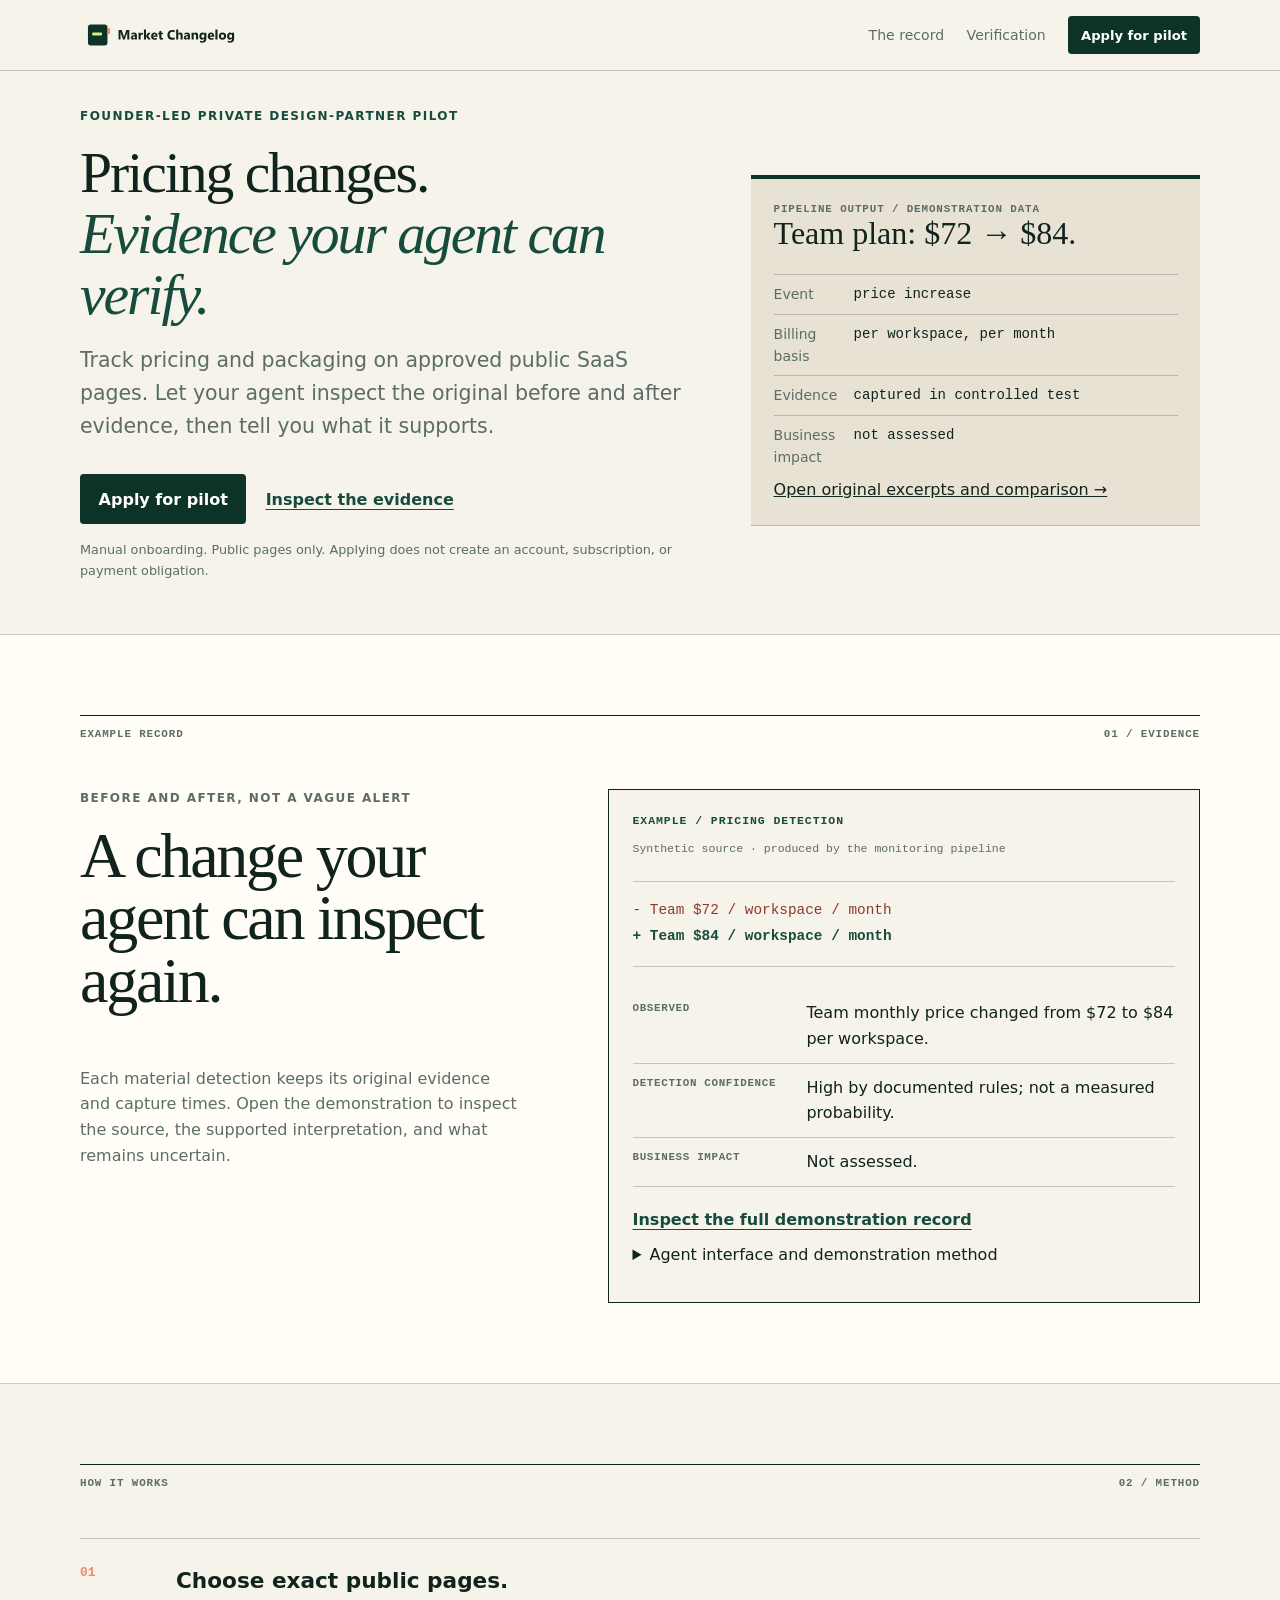
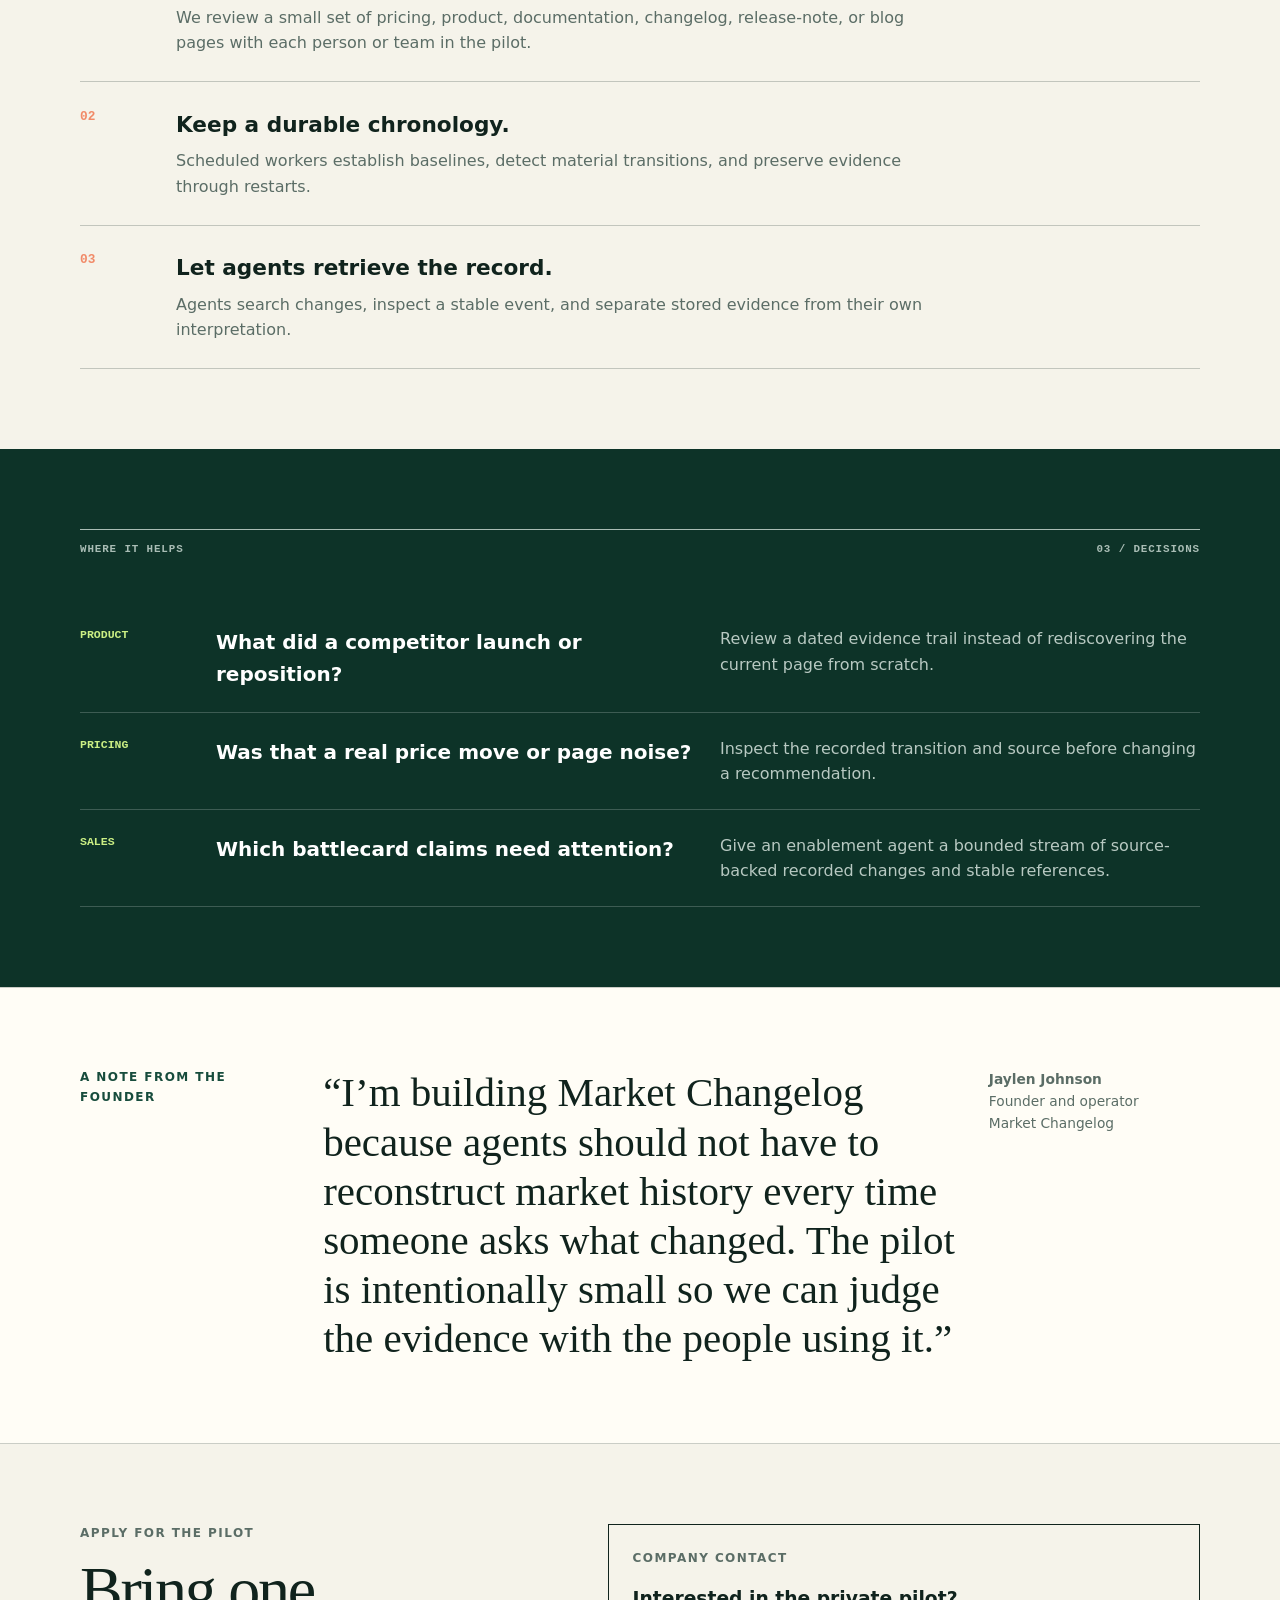
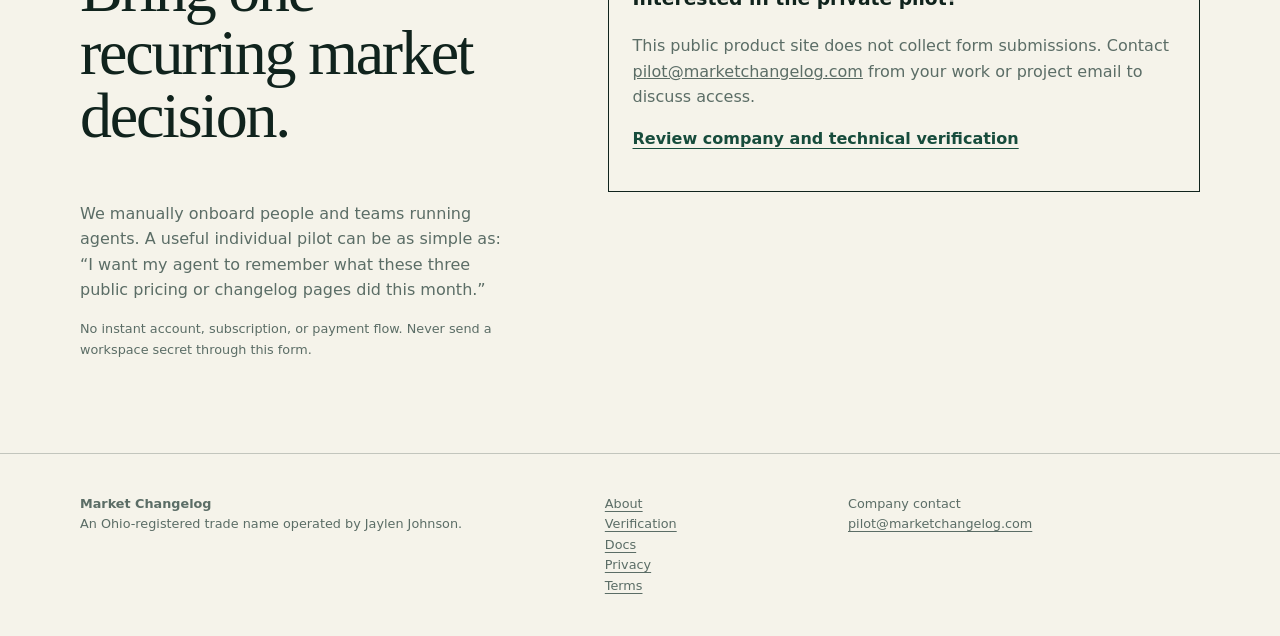
<file: index.html>
<!doctype html>
<html lang="en">
<head>
  <meta charset="utf-8">
  <meta name="viewport" content="width=device-width, initial-scale=1">
  <meta name="description" content="Market Changelog watches approved public competitor pages and creates durable, source-backed market records for AI agents.">
  <meta name="robots" content="index, follow">
  <meta property="og:type" content="website">
  <meta property="og:site_name" content="Market Changelog">
  <meta property="og:title" content="Market Changelog | Give your agent a market changelog">
  <meta property="og:description" content="Evidence-backed market change records for AI agents.">
  <meta property="og:url" content="https://marketchangelog.com/">
  <meta property="og:image" content="https://marketchangelog.com/assets/brand/market-changelog-social-card.png">
  <meta property="og:image:width" content="1200">
  <meta property="og:image:height" content="630">
  <meta name="twitter:card" content="summary_large_image">
  <meta name="twitter:title" content="Market Changelog | Market change records for AI agents">
  <meta name="twitter:description" content="Evidence-backed market change records for AI agents.">
  <meta name="twitter:image" content="https://marketchangelog.com/assets/brand/market-changelog-social-card.png">
  <title>Market Changelog | Give your agent a market changelog</title>
  <link rel="canonical" href="https://marketchangelog.com/">
  <link rel="stylesheet" href="/assets/market-ledger.css">
  <link rel="icon" href="/assets/brand/market-changelog-favicon.svg" type="image/svg+xml">
  <link rel="icon" href="/assets/brand/market-changelog-favicon-32.png" sizes="32x32" type="image/png">
  <link rel="apple-touch-icon" href="/assets/brand/apple-touch-icon.png" sizes="180x180">
  <link rel="manifest" href="/assets/brand/site.webmanifest">
</head>
<body>
  <a class="skip" href="#main">Skip to main content</a>
  <header class="site-header">
    <nav class="wrap nav" aria-label="Primary navigation">
      <a class="brand" href="/"><img class="brand-logo" src="/assets/brand/market-changelog-wordmark.svg" width="180" height="36" alt="Market Changelog"></a>
      <div class="nav-links">
        <a href="#record">The record</a><a href="/verification">Verification</a>
        <a class="button button-small" href="#access">Apply for pilot</a>
      </div>
    </nav>
  </header>
  
<main id="main" itemscope itemtype="https://schema.org/Service">
  <meta itemprop="name" content="Market Changelog">
  <meta itemprop="serviceType" content="Competitive intelligence for AI agents">

  <section class="hero wrap">
    <div class="hero-copy">
      <p class="eyebrow">Founder-led private design-partner pilot</p>
      <h1>Pricing changes.<br><em>Evidence your agent can verify.</em></h1>
      <p class="lede" itemprop="description">Track pricing and packaging on approved public SaaS pages. Let your agent inspect the original before and after evidence, then tell you what it supports.</p>
      <div class="hero-actions">
        <a class="button" href="#access">Apply for pilot</a>
        <a class="text-link" href="/sample">Inspect the evidence</a>
      </div>
      <p class="disclosure">Manual onboarding. Public pages only. Applying does not create an account, subscription, or payment obligation.</p>
    </div>
    <aside class="ledger-summary" aria-label="Demonstration pipeline record">
      <div class="ledger-kicker">Pipeline output / demonstration data</div>
      <h2>Team plan: $72 → $84.</h2>
      <dl>
        <div><dt>Event</dt><dd>price increase</dd></div>
        <div><dt>Billing basis</dt><dd>per workspace, per month</dd></div>
        <div><dt>Evidence</dt><dd>captured in controlled test</dd></div>
        <div><dt>Business impact</dt><dd>not assessed</dd></div>
      </dl>
      <a href="/sample">Open original excerpts and comparison →</a>
    </aside>
  </section>

  <section class="record-section" id="record" aria-labelledby="record-title">
    <div class="wrap">
      <div class="section-rule"><span>Example record</span><span>01 / Evidence</span></div>
      <div class="record-grid">
        <div>
          <p class="eyebrow">Before and after, not a vague alert</p>
          <h2 id="record-title">A change your agent can inspect again.</h2>
          <p>Each material detection keeps its original evidence and capture times. Open the demonstration to inspect the source, the supported interpretation, and what remains uncertain.</p>
        </div>
        <figure class="evidence-sheet">
          <figcaption>example / pricing detection</figcaption>
          <p class="evidence-meta">Synthetic source · produced by the monitoring pipeline</p>
          <pre aria-label="Controlled before and after price evidence"><span class="removed">- Team $72 / workspace / month</span>
<span class="added">+ Team $84 / workspace / month</span></pre>
          <dl class="record-facts">
            <div><dt>Observed</dt><dd>Team monthly price changed from $72 to $84 per workspace.</dd></div>
            <div><dt>Detection confidence</dt><dd>High by documented rules; not a measured probability.</dd></div>
            <div><dt>Business impact</dt><dd>Not assessed.</dd></div>
          </dl>
          <a class="text-link" href="/sample">Inspect the full demonstration record</a>
          <details><summary>Agent interface and demonstration method</summary><p>Search with <code>market_search_evidence</code>, then retrieve <code>market_get_change</code>. This controlled fixture has a small change size; business impact remains unassessed.</p></details>
        </figure>
      </div>
    </div>
  </section>

  <section id="method">
    <div class="wrap">
      <div class="section-rule"><span>How it works</span><span>02 / Method</span></div>
      <ol class="method-list">
        <li><span>01</span><div><h3>Choose exact public pages.</h3><p>We review a small set of pricing, product, documentation, changelog, release-note, or blog pages with each person or team in the pilot.</p></div></li>
        <li><span>02</span><div><h3>Keep a durable chronology.</h3><p>Scheduled workers establish baselines, detect material transitions, and preserve evidence through restarts.</p></div></li>
        <li><span>03</span><div><h3>Let agents retrieve the record.</h3><p>Agents search changes, inspect a stable event, and separate stored evidence from their own interpretation.</p></div></li>
      </ol>
    </div>
  </section>

  <section class="use-section">
    <div class="wrap">
      <div class="section-rule"><span>Where it helps</span><span>03 / Decisions</span></div>
      <div class="decision-list">
        <article><span>Product</span><h3>What did a competitor launch or reposition?</h3><p>Review a dated evidence trail instead of rediscovering the current page from scratch.</p></article>
        <article><span>Pricing</span><h3>Was that a real price move or page noise?</h3><p>Inspect the recorded transition and source before changing a recommendation.</p></article>
        <article><span>Sales</span><h3>Which battlecard claims need attention?</h3><p>Give an enablement agent a bounded stream of source-backed recorded changes and stable references.</p></article>
      </div>
    </div>
  </section>

  <section class="founder-note">
    <div class="wrap note-grid">
      <p class="eyebrow">A note from the founder</p>
      <blockquote>“I’m building Market Changelog because agents should not have to reconstruct market history every time someone asks what changed. The pilot is intentionally small so we can judge the evidence with the people using it.”</blockquote>
      <p><strong>Jaylen Johnson</strong><br>Founder and operator<br>Market Changelog</p>
    </div>
  </section>

  <section id="access">
    <div class="wrap access-grid">
      <div>
        <p class="eyebrow">Apply for the pilot</p>
        <h2>Bring one recurring market decision.</h2>
        <p>We manually onboard people and teams running agents. A useful individual pilot can be as simple as: “I want my agent to remember what these three public pricing or changelog pages did this month.”</p>
        <p class="disclosure">No instant account, subscription, or payment flow. Never send a workspace secret through this form.</p>
      </div>
      <div class="evidence-sheet" role="note">
  <p class="eyebrow">Company contact</p>
  <h3>Interested in the private pilot?</h3>
  <p>This public product site does not collect form submissions. Contact <a href="mailto:pilot@marketchangelog.com?subject=Market%20Changelog%20pilot">pilot@marketchangelog.com</a> from your work or project email to discuss access.</p>
  <p><a class="text-link" href="/verification">Review company and technical verification</a></p>
</div>
    </div>
  </section>
</main>

  <footer>
    <div class="wrap footer-grid">
      <div itemscope itemtype="https://schema.org/Organization"><meta itemprop="url" content="https://marketchangelog.com/"><meta itemprop="logo" content="https://marketchangelog.com/assets/brand/market-changelog-avatar.png"><strong itemprop="name">Market Changelog</strong><br>An Ohio-registered trade name operated by Jaylen Johnson.</div>
      <div><a href="/about">About</a><br><a href="/verification">Verification</a><br><a href="/docs">Docs</a><br><a href="/privacy">Privacy</a><br><a href="/terms">Terms</a></div>
      <div>Company contact<br><a href="mailto:pilot@marketchangelog.com">pilot@marketchangelog.com</a></div>
    </div>
  </footer>
</body>
</html>
</file>
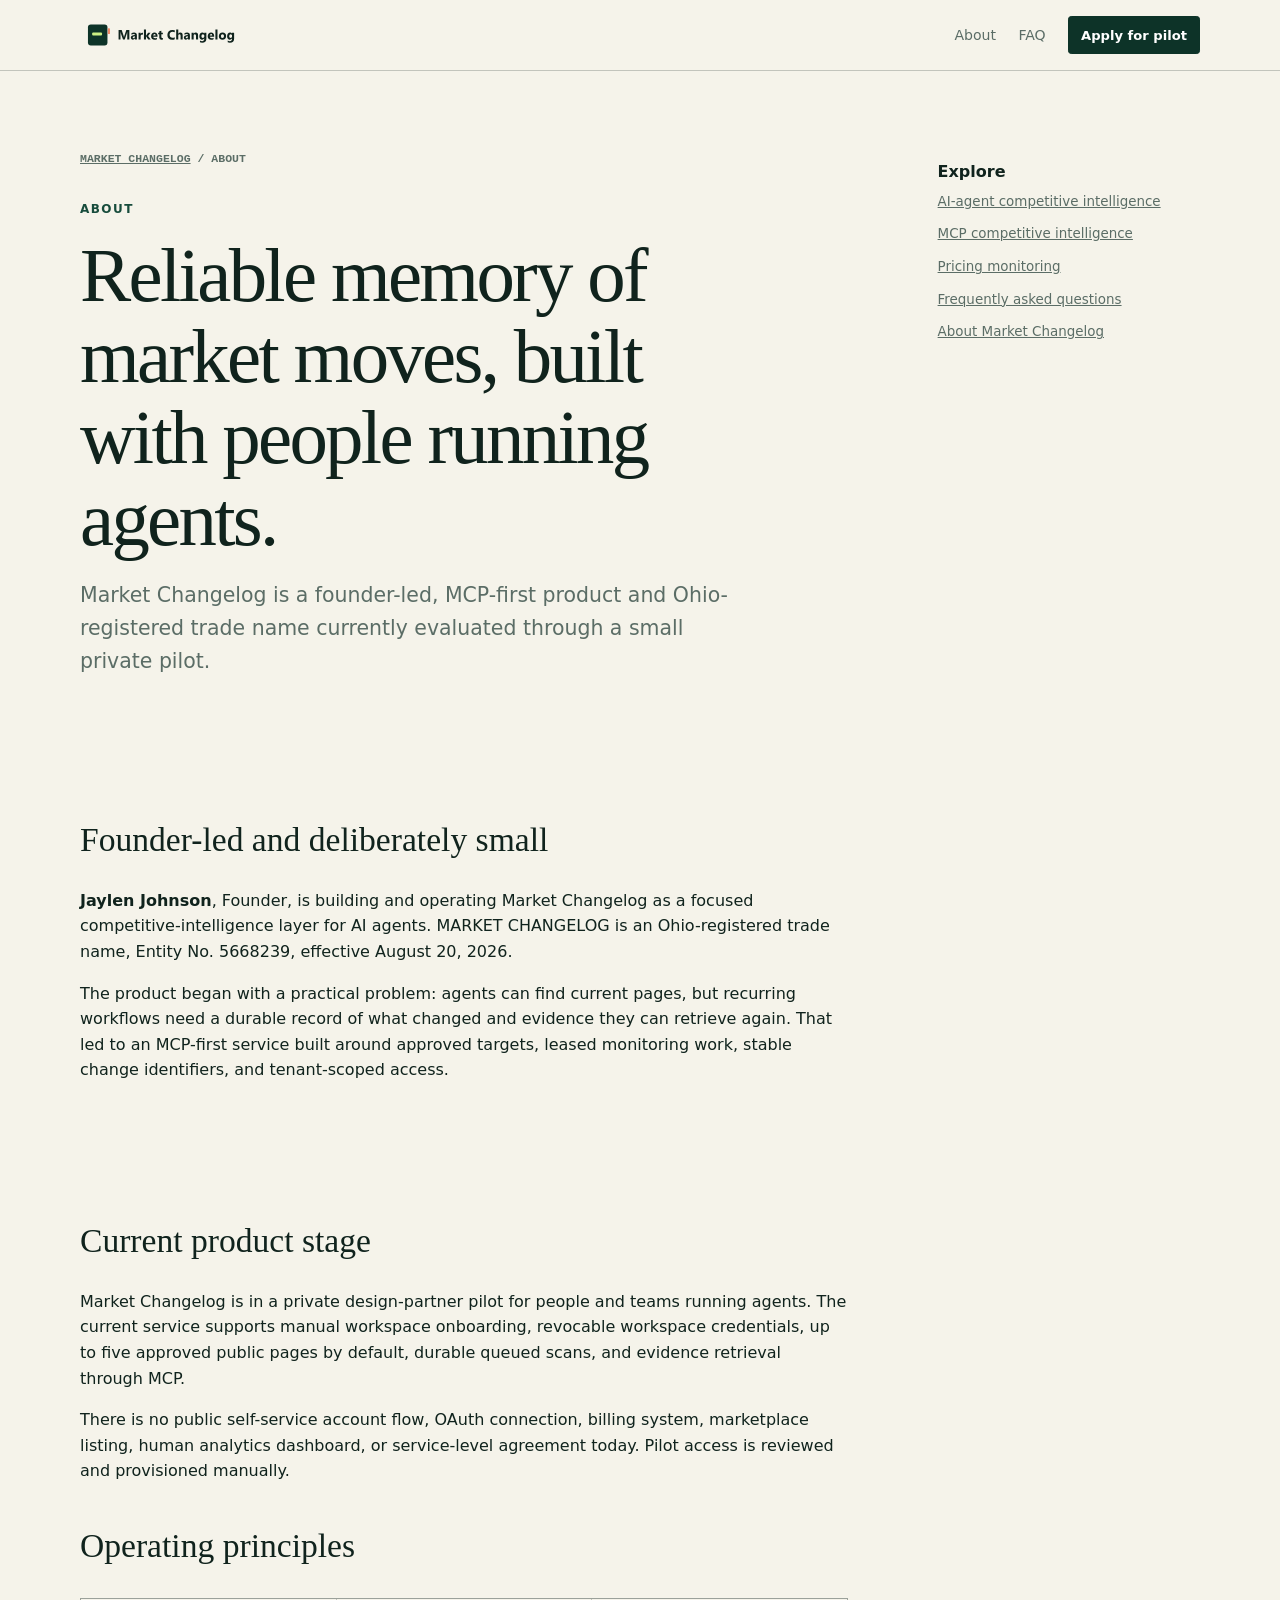
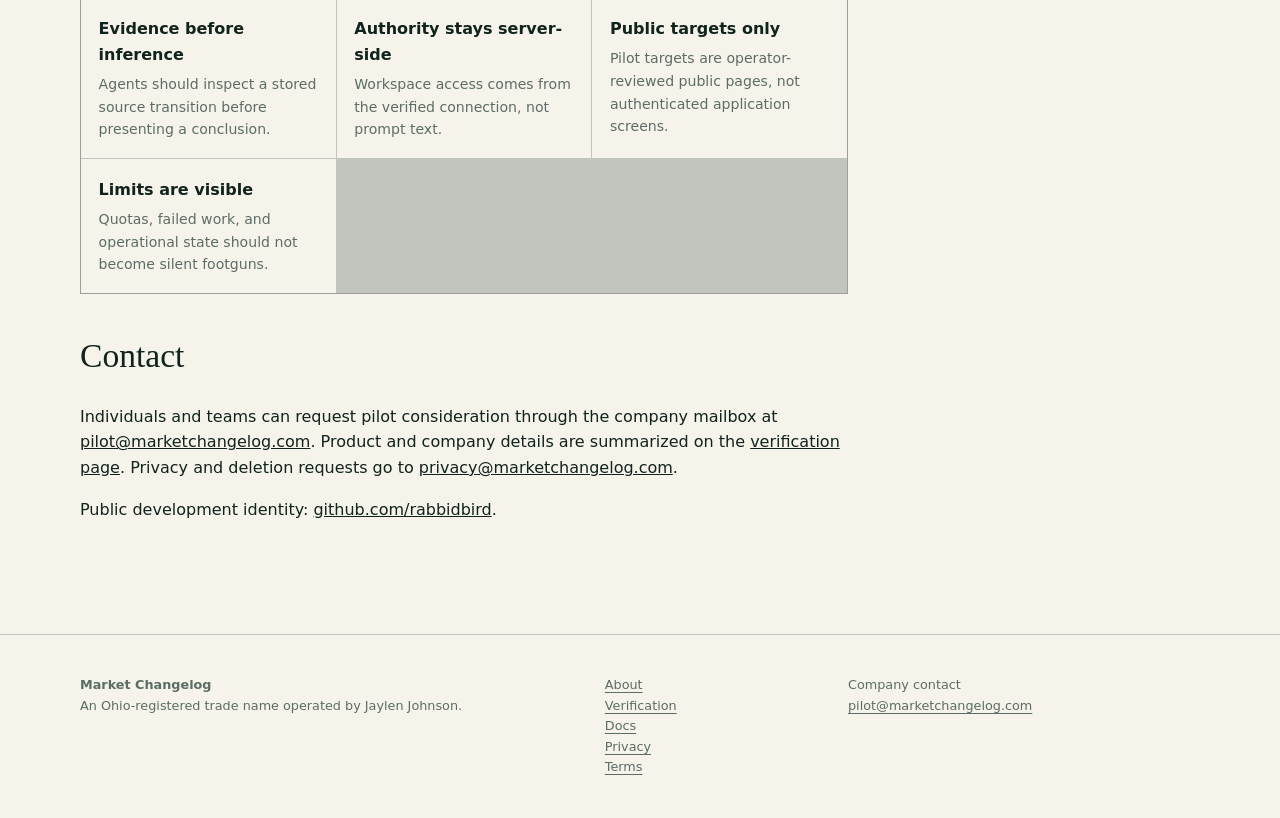
<file: about/index.html>
<!doctype html>
<html lang="en">
<head>
  <meta charset="utf-8">
  <meta name="viewport" content="width=device-width, initial-scale=1">
  <meta name="description" content="Why Market Changelog is building durable market memory for agents.">
  <meta name="robots" content="index, follow">
  <meta property="og:type" content="website">
  <meta property="og:site_name" content="Market Changelog">
  <meta property="og:title" content="About Market Changelog">
  <meta property="og:description" content="Why Market Changelog is building durable market memory for agents.">
  <meta property="og:url" content="https://marketchangelog.com/about">
  <meta property="og:image" content="https://marketchangelog.com/assets/brand/market-changelog-social-card.png">
  <meta property="og:image:width" content="1200">
  <meta property="og:image:height" content="630">
  <meta name="twitter:card" content="summary_large_image">
  <meta name="twitter:title" content="About Market Changelog">
  <meta name="twitter:description" content="Why Market Changelog is building durable market memory for agents.">
  <meta name="twitter:image" content="https://marketchangelog.com/assets/brand/market-changelog-social-card.png">
  <title>About Market Changelog</title>
  <link rel="canonical" href="https://marketchangelog.com/about">
  <link rel="stylesheet" href="/assets/market-ledger.css">
  <link rel="icon" href="/assets/brand/market-changelog-favicon.svg" type="image/svg+xml">
  <link rel="icon" href="/assets/brand/market-changelog-favicon-32.png" sizes="32x32" type="image/png">
  <link rel="apple-touch-icon" href="/assets/brand/apple-touch-icon.png" sizes="180x180">
  <link rel="manifest" href="/assets/brand/site.webmanifest">
</head>
<body>
  <a class="skip" href="#main">Skip to main content</a>
  <header class="site-header">
    <nav class="wrap nav" aria-label="Primary navigation">
      <a class="brand" href="/"><img class="brand-logo" src="/assets/brand/market-changelog-wordmark.svg" width="180" height="36" alt="Market Changelog"></a>
      <div class="nav-links">
        <a href="/about">About</a><a href="/faq">FAQ</a>
        <a class="button button-small" href="/#access">Apply for pilot</a>
      </div>
    </nav>
  </header>
  
<main id="main" class="content-page wrap" itemscope itemtype="https://schema.org/AboutPage" tabindex="-1">
  
<div class="article-layout">
<article class="article-card">
<p class="breadcrumb"><a href="/">Market Changelog</a> / About</p>
<p class="eyebrow">About</p>
<h1 itemprop="name">Reliable memory of market moves, built with people running agents.</h1>
<p class="lede" itemprop="description">Market Changelog is a founder-led, MCP-first product and Ohio-registered trade name currently evaluated through a small private pilot.</p>
<div>
<section itemscope="" itemtype="https://schema.org/Person">
<h2>Founder-led and deliberately small</h2>
<p><strong itemprop="name">Jaylen Johnson</strong>, <span itemprop="jobTitle">Founder</span>, is building and operating Market Changelog as a focused competitive-intelligence layer for AI agents. MARKET CHANGELOG is an Ohio-registered trade name, Entity No. 5668239, effective August 20, 2026.</p>
<p>The product began with a practical problem: agents can find current pages, but recurring workflows need a durable record of what changed and evidence they can retrieve again. That led to an MCP-first service built around approved targets, leased monitoring work, stable change identifiers, and tenant-scoped access.</p>
</section>
<h2>Current product stage</h2>
<p>Market Changelog is in a private design-partner pilot for people and teams running agents. The current service supports manual workspace onboarding, revocable workspace credentials, up to five approved public pages by default, durable queued scans, and evidence retrieval through MCP.</p>
<p>There is no public self-service account flow, OAuth connection, billing system, marketplace listing, human analytics dashboard, or service-level agreement today. Pilot access is reviewed and provisioned manually.</p>
<h2>Operating principles</h2>
<div class="facts">
<div class="fact"><strong>Evidence before inference</strong><span>Agents should inspect a stored source transition before presenting a conclusion.</span></div>
<div class="fact"><strong>Authority stays server-side</strong><span>Workspace access comes from the verified connection, not prompt text.</span></div>
<div class="fact"><strong>Public targets only</strong><span>Pilot targets are operator-reviewed public pages, not authenticated application screens.</span></div>
<div class="fact"><strong>Limits are visible</strong><span>Quotas, failed work, and operational state should not become silent footguns.</span></div>
</div>
<h2>Contact</h2>
<p>Individuals and teams can request pilot consideration through the company mailbox at <a href="mailto:pilot@marketchangelog.com">pilot@marketchangelog.com</a>. Product and company details are summarized on the <a href="/verification">verification page</a>. Privacy and deletion requests go to <a href="mailto:privacy@marketchangelog.com">privacy@marketchangelog.com</a>.</p>
<p>Public development identity: <a href="https://github.com/rabbidbird">github.com/rabbidbird</a>.</p>
</div>
</article>
<aside aria-label="Explore Market Changelog" class="side-nav"><strong>Explore</strong><a href="/ai-agent-competitive-intelligence">AI-agent competitive intelligence</a><a href="/mcp-competitive-intelligence">MCP competitive intelligence</a><a href="/competitor-pricing-monitoring">Pricing monitoring</a><a href="/faq">Frequently asked questions</a><a href="/about">About Market Changelog</a></aside>
</div>

</main>

  <footer>
    <div class="wrap footer-grid">
      <div itemscope itemtype="https://schema.org/Organization"><meta itemprop="url" content="https://marketchangelog.com/"><meta itemprop="logo" content="https://marketchangelog.com/assets/brand/market-changelog-avatar.png"><strong itemprop="name">Market Changelog</strong><br>An Ohio-registered trade name operated by Jaylen Johnson.</div>
      <div><a href="/about">About</a><br><a href="/verification">Verification</a><br><a href="/docs">Docs</a><br><a href="/privacy">Privacy</a><br><a href="/terms">Terms</a></div>
      <div>Company contact<br><a href="mailto:pilot@marketchangelog.com">pilot@marketchangelog.com</a></div>
    </div>
  </footer>
</body>
</html>
</file>
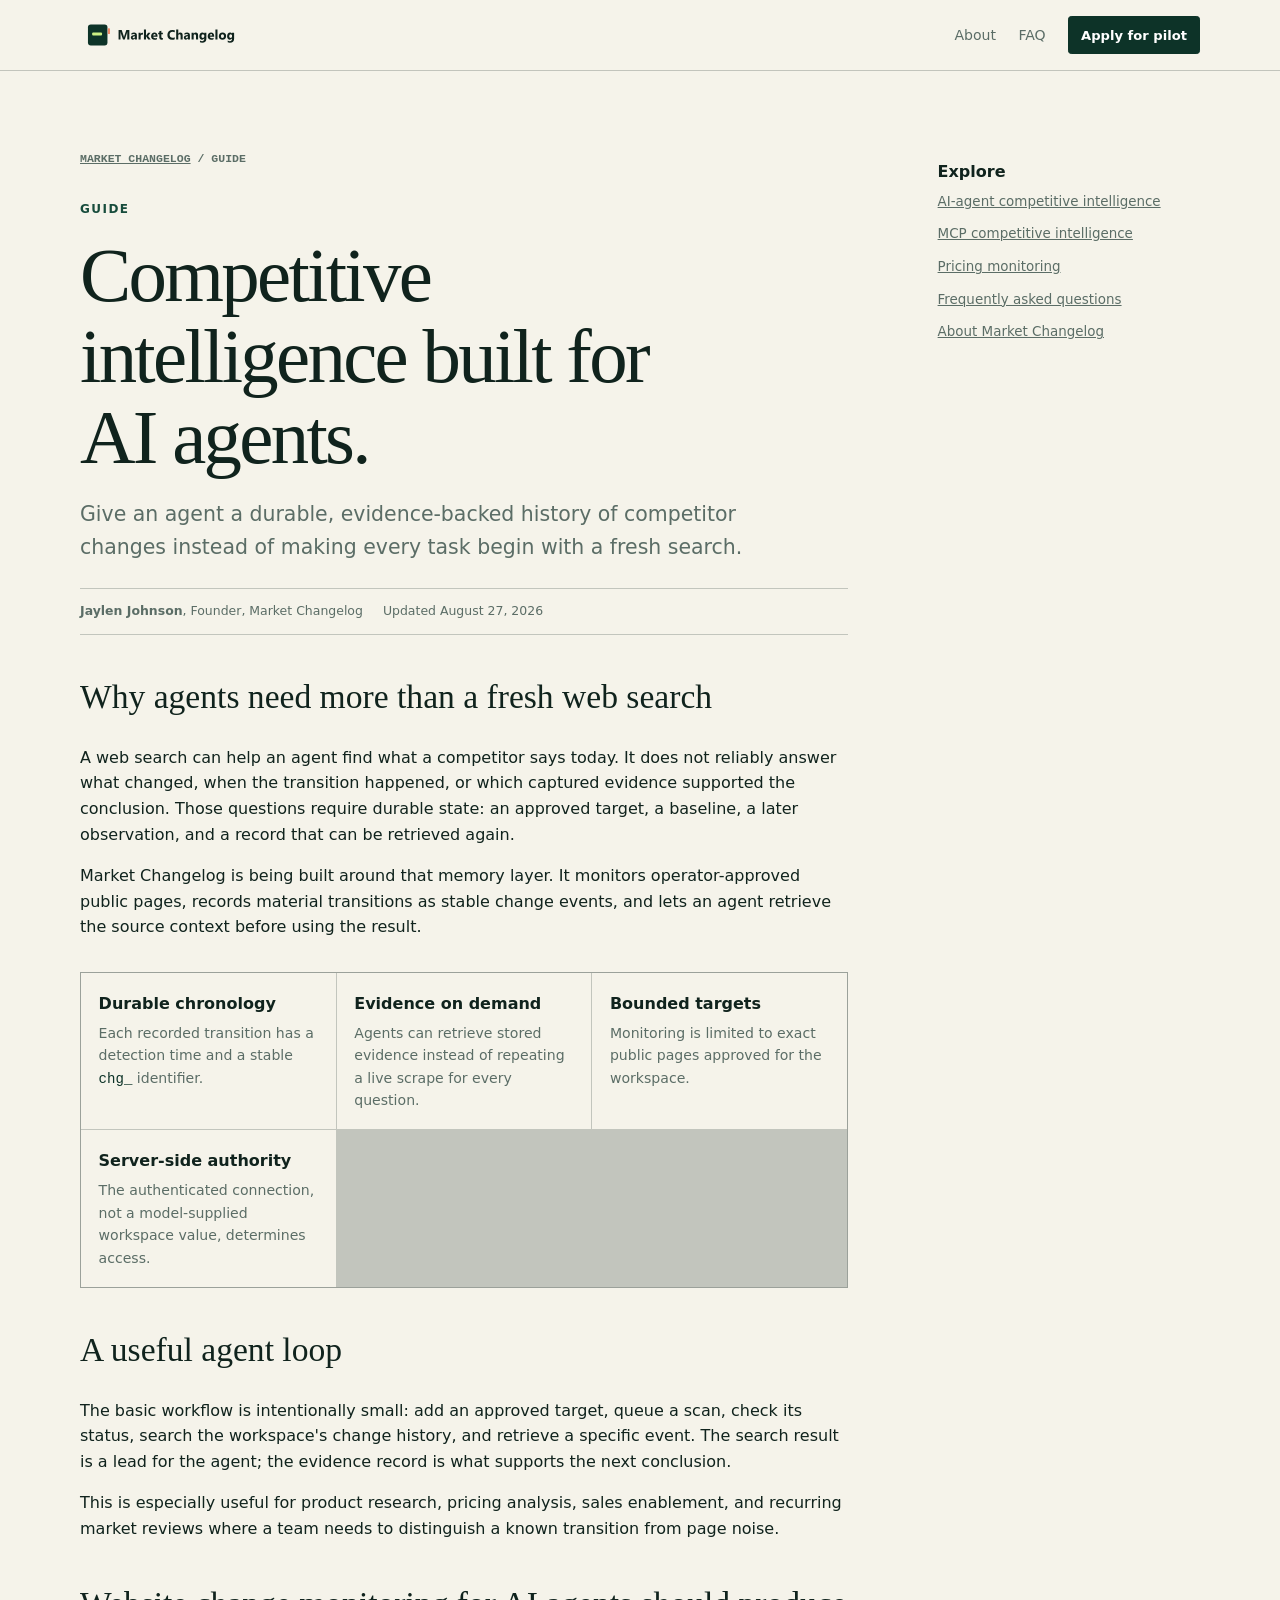
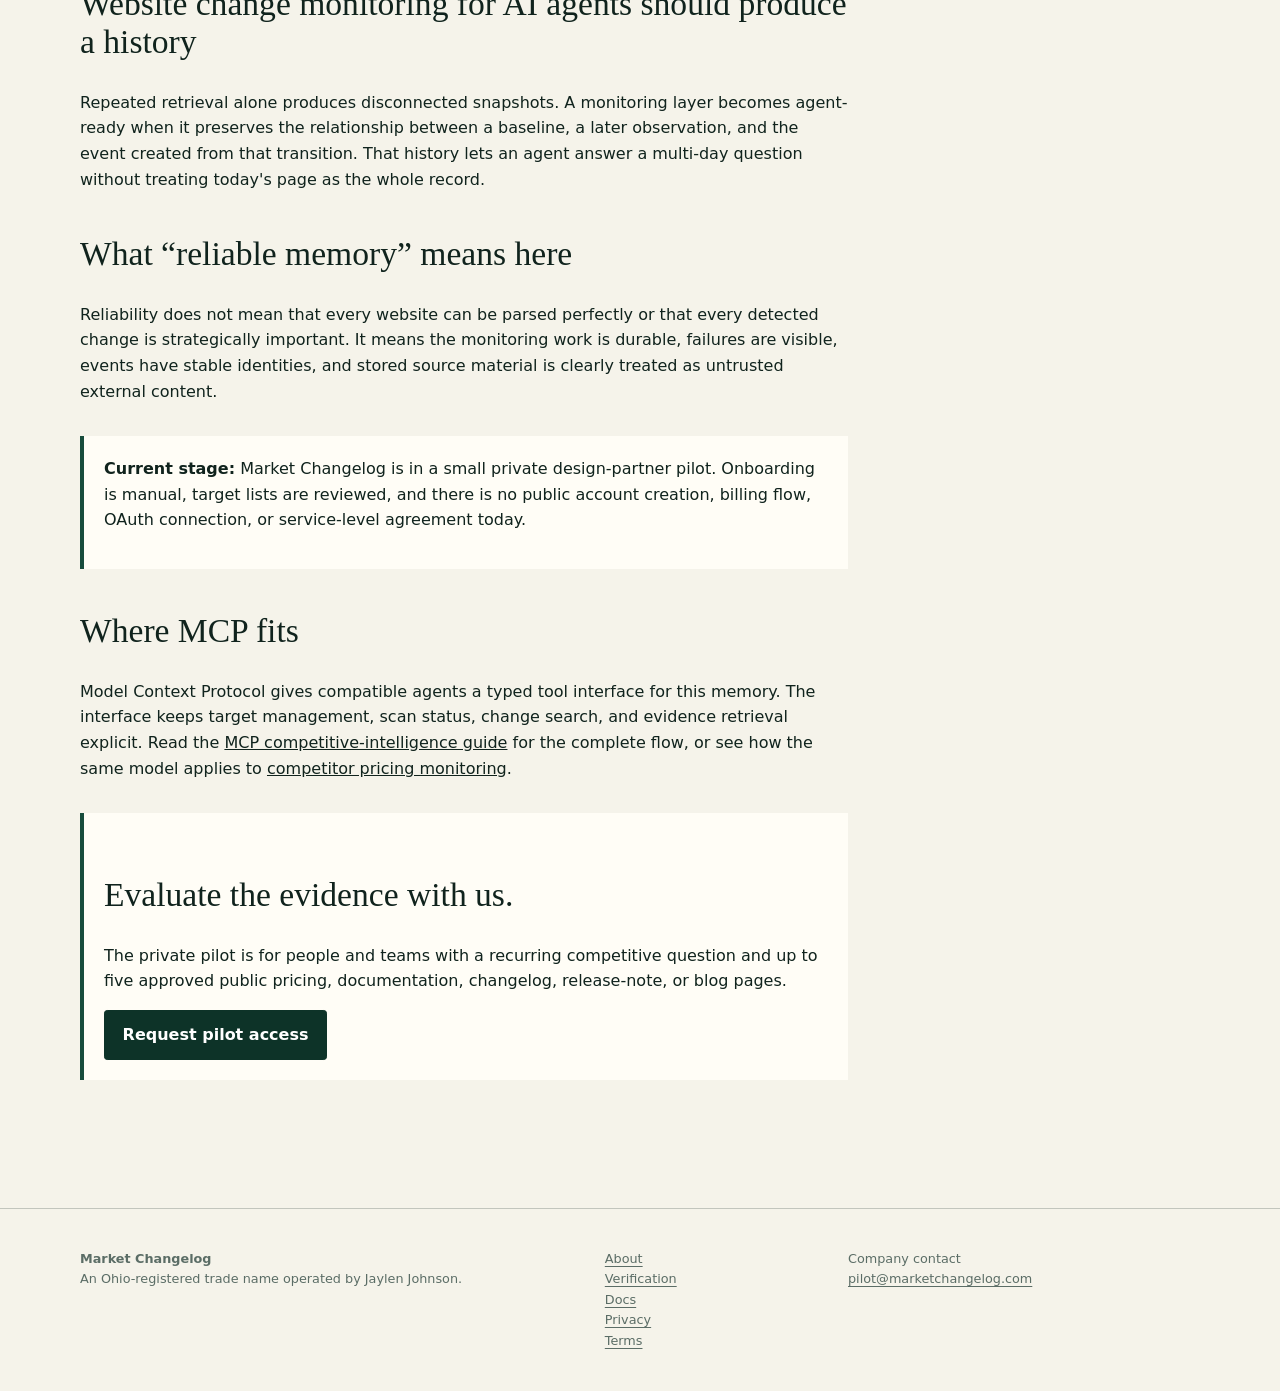
<file: ai-agent-competitive-intelligence/index.html>
<!doctype html>
<html lang="en">
<head>
  <meta charset="utf-8">
  <meta name="viewport" content="width=device-width, initial-scale=1">
  <meta name="description" content="How durable source-backed market records help AI agents inspect change over time.">
  <meta name="robots" content="index, follow">
  <meta property="og:type" content="website">
  <meta property="og:site_name" content="Market Changelog">
  <meta property="og:title" content="Competitive intelligence for AI agents | Market Changelog">
  <meta property="og:description" content="How durable source-backed market records help AI agents inspect change over time.">
  <meta property="og:url" content="https://marketchangelog.com/ai-agent-competitive-intelligence">
  <meta property="og:image" content="https://marketchangelog.com/assets/brand/market-changelog-social-card.png">
  <meta property="og:image:width" content="1200">
  <meta property="og:image:height" content="630">
  <meta name="twitter:card" content="summary_large_image">
  <meta name="twitter:title" content="Competitive intelligence for AI agents | Market Changelog">
  <meta name="twitter:description" content="How durable source-backed market records help AI agents inspect change over time.">
  <meta name="twitter:image" content="https://marketchangelog.com/assets/brand/market-changelog-social-card.png">
  <title>Competitive intelligence for AI agents | Market Changelog</title>
  <link rel="canonical" href="https://marketchangelog.com/ai-agent-competitive-intelligence">
  <link rel="stylesheet" href="/assets/market-ledger.css">
  <link rel="icon" href="/assets/brand/market-changelog-favicon.svg" type="image/svg+xml">
  <link rel="icon" href="/assets/brand/market-changelog-favicon-32.png" sizes="32x32" type="image/png">
  <link rel="apple-touch-icon" href="/assets/brand/apple-touch-icon.png" sizes="180x180">
  <link rel="manifest" href="/assets/brand/site.webmanifest">
</head>
<body>
  <a class="skip" href="#main">Skip to main content</a>
  <header class="site-header">
    <nav class="wrap nav" aria-label="Primary navigation">
      <a class="brand" href="/"><img class="brand-logo" src="/assets/brand/market-changelog-wordmark.svg" width="180" height="36" alt="Market Changelog"></a>
      <div class="nav-links">
        <a href="/about">About</a><a href="/faq">FAQ</a>
        <a class="button button-small" href="/#access">Apply for pilot</a>
      </div>
    </nav>
  </header>
  
<main id="main" class="content-page wrap" itemscope itemtype="https://schema.org/Article" tabindex="-1">
  
<div class="article-layout">
<article class="article-card">
<p class="breadcrumb"><a href="/">Market Changelog</a> / Guide</p>
<p class="eyebrow">Guide</p>
<h1 itemprop="headline">Competitive intelligence built for AI agents.</h1>
<p class="lede" itemprop="description">Give an agent a durable, evidence-backed history of competitor changes instead of making every task begin with a fresh search.</p>
<div class="byline"><span itemprop="author" itemscope="" itemtype="https://schema.org/Person"><strong itemprop="name">Jaylen Johnson</strong>, <span itemprop="jobTitle">Founder</span>, Market Changelog</span><span>Updated <time datetime="2026-08-27" itemprop="dateModified">August 27, 2026</time></span><span itemprop="publisher" itemscope="" itemtype="https://schema.org/Organization"><meta content="Market Changelog" itemprop="name"/><meta content="https://marketchangelog.com/" itemprop="url"/></span></div>
<div itemprop="articleBody">
<h2>Why agents need more than a fresh web search</h2>
<p>A web search can help an agent find what a competitor says today. It does not reliably answer what changed, when the transition happened, or which captured evidence supported the conclusion. Those questions require durable state: an approved target, a baseline, a later observation, and a record that can be retrieved again.</p>
<p>Market Changelog is being built around that memory layer. It monitors operator-approved public pages, records material transitions as stable change events, and lets an agent retrieve the source context before using the result.</p>
<div class="facts">
<div class="fact"><strong>Durable chronology</strong><span>Each recorded transition has a detection time and a stable <code>chg_</code> identifier.</span></div>
<div class="fact"><strong>Evidence on demand</strong><span>Agents can retrieve stored evidence instead of repeating a live scrape for every question.</span></div>
<div class="fact"><strong>Bounded targets</strong><span>Monitoring is limited to exact public pages approved for the workspace.</span></div>
<div class="fact"><strong>Server-side authority</strong><span>The authenticated connection, not a model-supplied workspace value, determines access.</span></div>
</div>
<h2>A useful agent loop</h2>
<p>The basic workflow is intentionally small: add an approved target, queue a scan, check its status, search the workspace's change history, and retrieve a specific event. The search result is a lead for the agent; the evidence record is what supports the next conclusion.</p>
<p>This is especially useful for product research, pricing analysis, sales enablement, and recurring market reviews where a team needs to distinguish a known transition from page noise.</p>
<h2>Website change monitoring for AI agents should produce a history</h2>
<p>Repeated retrieval alone produces disconnected snapshots. A monitoring layer becomes agent-ready when it preserves the relationship between a baseline, a later observation, and the event created from that transition. That history lets an agent answer a multi-day question without treating today's page as the whole record.</p>
<h2>What “reliable memory” means here</h2>
<p>Reliability does not mean that every website can be parsed perfectly or that every detected change is strategically important. It means the monitoring work is durable, failures are visible, events have stable identities, and stored source material is clearly treated as untrusted external content.</p>
<div class="callout"><p><strong>Current stage:</strong> Market Changelog is in a small private design-partner pilot. Onboarding is manual, target lists are reviewed, and there is no public account creation, billing flow, OAuth connection, or service-level agreement today.</p></div>
<h2>Where MCP fits</h2>
<p>Model Context Protocol gives compatible agents a typed tool interface for this memory. The interface keeps target management, scan status, change search, and evidence retrieval explicit. Read the <a href="/mcp-competitive-intelligence">MCP competitive-intelligence guide</a> for the complete flow, or see how the same model applies to <a href="/competitor-pricing-monitoring">competitor pricing monitoring</a>.</p>
<section class="cta-panel"><h2>Evaluate the evidence with us.</h2><p>The private pilot is for people and teams with a recurring competitive question and up to five approved public pricing, documentation, changelog, release-note, or blog pages.</p><a class="button" href="/#access">Request pilot access</a></section>
</div>
</article>
<aside aria-label="Explore Market Changelog" class="side-nav"><strong>Explore</strong><a href="/ai-agent-competitive-intelligence">AI-agent competitive intelligence</a><a href="/mcp-competitive-intelligence">MCP competitive intelligence</a><a href="/competitor-pricing-monitoring">Pricing monitoring</a><a href="/faq">Frequently asked questions</a><a href="/about">About Market Changelog</a></aside>
</div>

</main>

  <footer>
    <div class="wrap footer-grid">
      <div itemscope itemtype="https://schema.org/Organization"><meta itemprop="url" content="https://marketchangelog.com/"><meta itemprop="logo" content="https://marketchangelog.com/assets/brand/market-changelog-avatar.png"><strong itemprop="name">Market Changelog</strong><br>An Ohio-registered trade name operated by Jaylen Johnson.</div>
      <div><a href="/about">About</a><br><a href="/verification">Verification</a><br><a href="/docs">Docs</a><br><a href="/privacy">Privacy</a><br><a href="/terms">Terms</a></div>
      <div>Company contact<br><a href="mailto:pilot@marketchangelog.com">pilot@marketchangelog.com</a></div>
    </div>
  </footer>
</body>
</html>
</file>
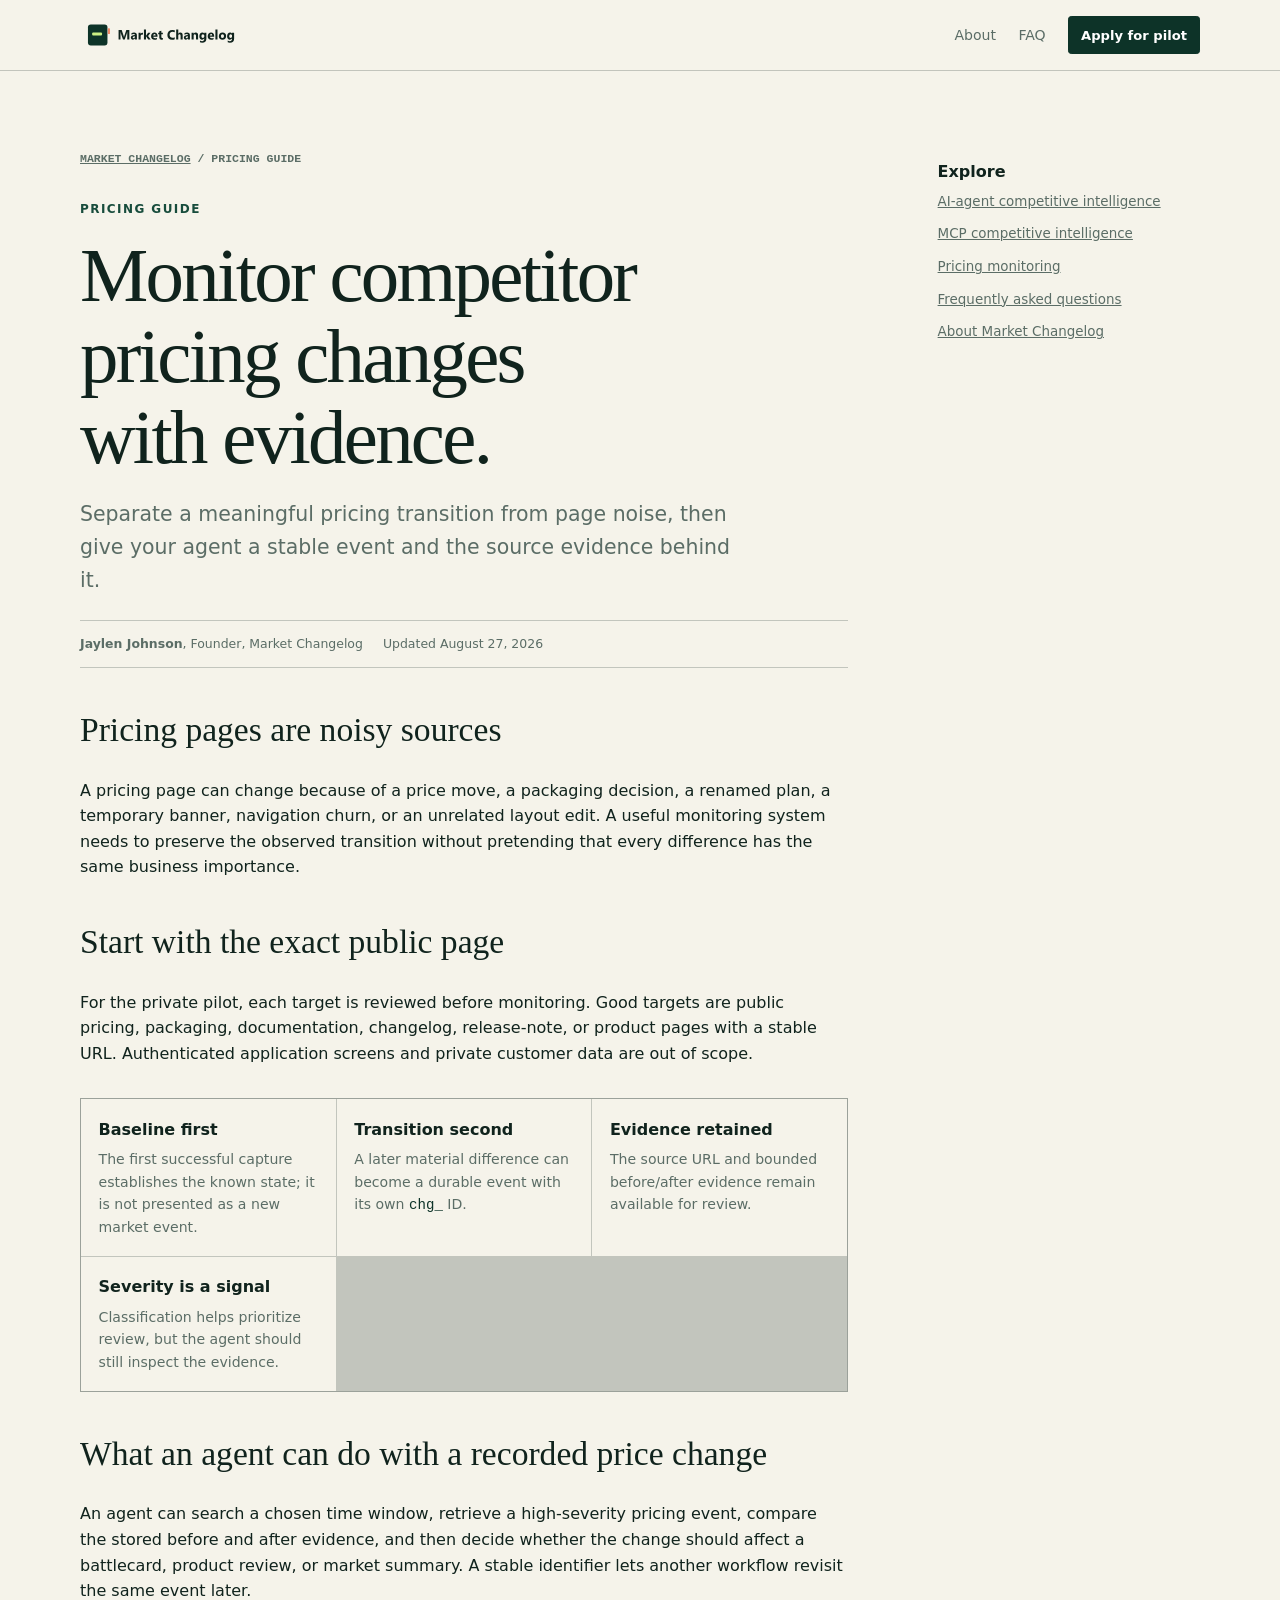
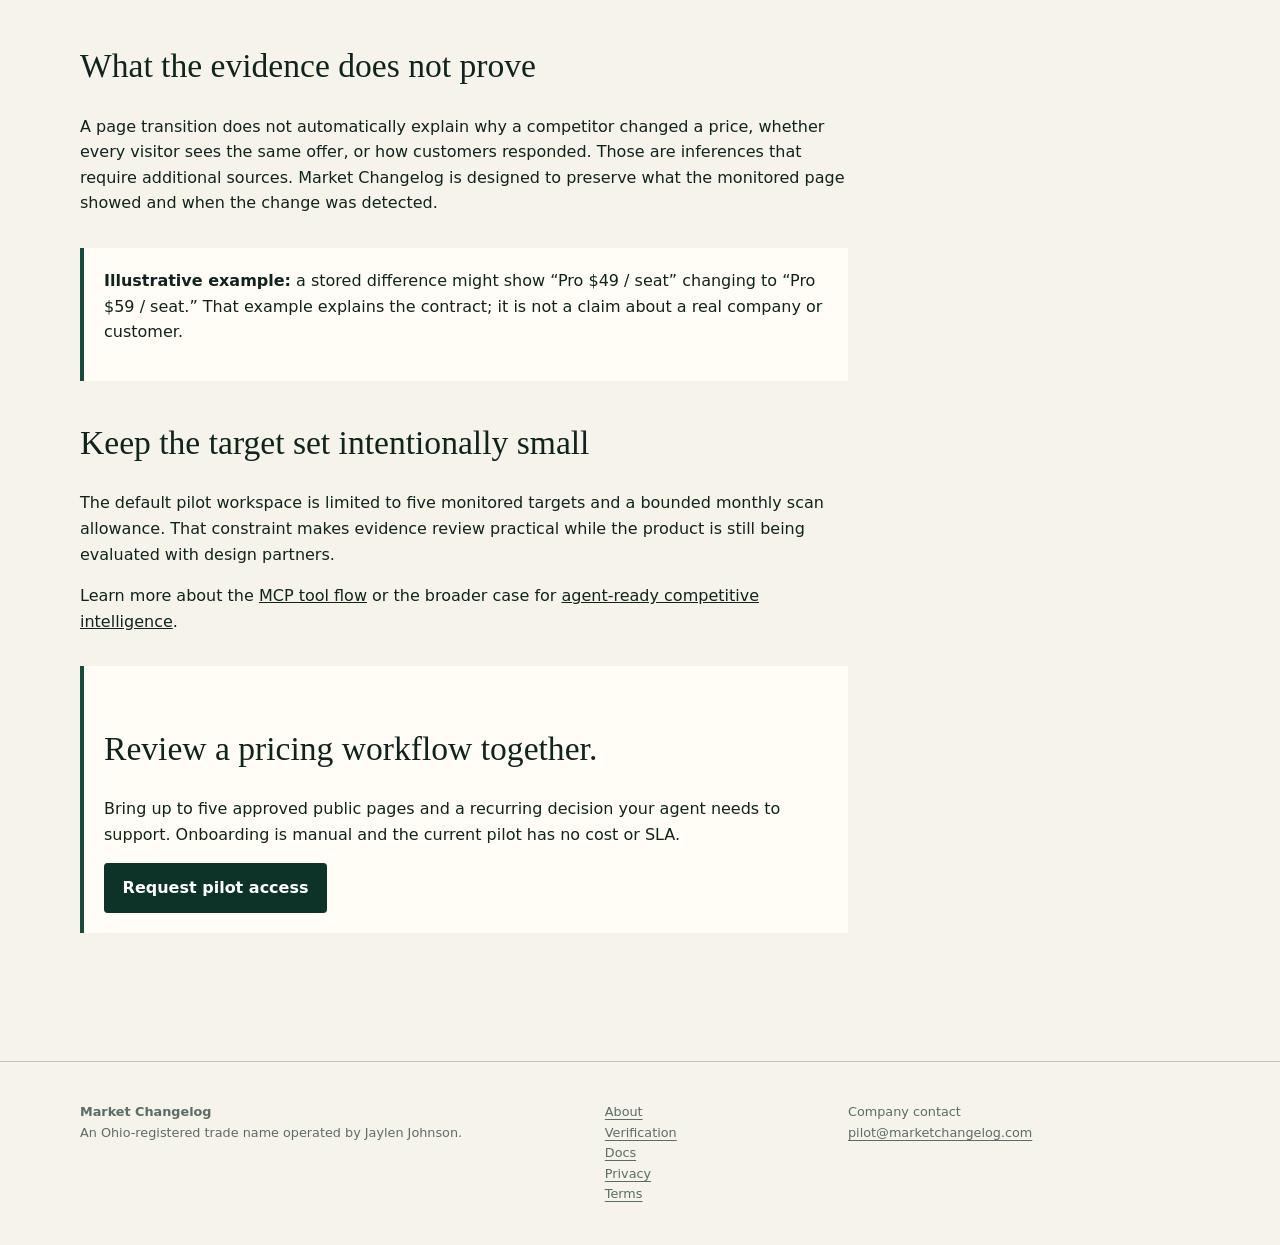
<file: competitor-pricing-monitoring/index.html>
<!doctype html>
<html lang="en">
<head>
  <meta charset="utf-8">
  <meta name="viewport" content="width=device-width, initial-scale=1">
  <meta name="description" content="Track approved public pricing pages as durable source-backed changes.">
  <meta name="robots" content="index, follow">
  <meta property="og:type" content="website">
  <meta property="og:site_name" content="Market Changelog">
  <meta property="og:title" content="Competitor pricing monitoring for AI agents | Market Changelog">
  <meta property="og:description" content="Track approved public pricing pages as durable source-backed changes.">
  <meta property="og:url" content="https://marketchangelog.com/competitor-pricing-monitoring">
  <meta property="og:image" content="https://marketchangelog.com/assets/brand/market-changelog-social-card.png">
  <meta property="og:image:width" content="1200">
  <meta property="og:image:height" content="630">
  <meta name="twitter:card" content="summary_large_image">
  <meta name="twitter:title" content="Competitor pricing monitoring for AI agents | Market Changelog">
  <meta name="twitter:description" content="Track approved public pricing pages as durable source-backed changes.">
  <meta name="twitter:image" content="https://marketchangelog.com/assets/brand/market-changelog-social-card.png">
  <title>Competitor pricing monitoring for AI agents | Market Changelog</title>
  <link rel="canonical" href="https://marketchangelog.com/competitor-pricing-monitoring">
  <link rel="stylesheet" href="/assets/market-ledger.css">
  <link rel="icon" href="/assets/brand/market-changelog-favicon.svg" type="image/svg+xml">
  <link rel="icon" href="/assets/brand/market-changelog-favicon-32.png" sizes="32x32" type="image/png">
  <link rel="apple-touch-icon" href="/assets/brand/apple-touch-icon.png" sizes="180x180">
  <link rel="manifest" href="/assets/brand/site.webmanifest">
</head>
<body>
  <a class="skip" href="#main">Skip to main content</a>
  <header class="site-header">
    <nav class="wrap nav" aria-label="Primary navigation">
      <a class="brand" href="/"><img class="brand-logo" src="/assets/brand/market-changelog-wordmark.svg" width="180" height="36" alt="Market Changelog"></a>
      <div class="nav-links">
        <a href="/about">About</a><a href="/faq">FAQ</a>
        <a class="button button-small" href="/#access">Apply for pilot</a>
      </div>
    </nav>
  </header>
  
<main id="main" class="content-page wrap" itemscope itemtype="https://schema.org/Article" tabindex="-1">
  
<div class="article-layout">
<article class="article-card">
<p class="breadcrumb"><a href="/">Market Changelog</a> / Pricing guide</p>
<p class="eyebrow">Pricing guide</p>
<h1 itemprop="headline">Monitor competitor pricing changes with evidence.</h1>
<p class="lede" itemprop="description">Separate a meaningful pricing transition from page noise, then give your agent a stable event and the source evidence behind it.</p>
<div class="byline"><span itemprop="author" itemscope="" itemtype="https://schema.org/Person"><strong itemprop="name">Jaylen Johnson</strong>, <span itemprop="jobTitle">Founder</span>, Market Changelog</span><span>Updated <time datetime="2026-08-27" itemprop="dateModified">August 27, 2026</time></span><span itemprop="publisher" itemscope="" itemtype="https://schema.org/Organization"><meta content="Market Changelog" itemprop="name"/><meta content="https://marketchangelog.com/" itemprop="url"/></span></div>
<div itemprop="articleBody">
<h2>Pricing pages are noisy sources</h2>
<p>A pricing page can change because of a price move, a packaging decision, a renamed plan, a temporary banner, navigation churn, or an unrelated layout edit. A useful monitoring system needs to preserve the observed transition without pretending that every difference has the same business importance.</p>
<h2>Start with the exact public page</h2>
<p>For the private pilot, each target is reviewed before monitoring. Good targets are public pricing, packaging, documentation, changelog, release-note, or product pages with a stable URL. Authenticated application screens and private customer data are out of scope.</p>
<div class="facts">
<div class="fact"><strong>Baseline first</strong><span>The first successful capture establishes the known state; it is not presented as a new market event.</span></div>
<div class="fact"><strong>Transition second</strong><span>A later material difference can become a durable event with its own <code>chg_</code> ID.</span></div>
<div class="fact"><strong>Evidence retained</strong><span>The source URL and bounded before/after evidence remain available for review.</span></div>
<div class="fact"><strong>Severity is a signal</strong><span>Classification helps prioritize review, but the agent should still inspect the evidence.</span></div>
</div>
<h2>What an agent can do with a recorded price change</h2>
<p>An agent can search a chosen time window, retrieve a high-severity pricing event, compare the stored before and after evidence, and then decide whether the change should affect a battlecard, product review, or market summary. A stable identifier lets another workflow revisit the same event later.</p>
<h2>What the evidence does not prove</h2>
<p>A page transition does not automatically explain why a competitor changed a price, whether every visitor sees the same offer, or how customers responded. Those are inferences that require additional sources. Market Changelog is designed to preserve what the monitored page showed and when the change was detected.</p>
<div class="callout"><p><strong>Illustrative example:</strong> a stored difference might show “Pro $49 / seat” changing to “Pro $59 / seat.” That example explains the contract; it is not a claim about a real company or customer.</p></div>
<h2>Keep the target set intentionally small</h2>
<p>The default pilot workspace is limited to five monitored targets and a bounded monthly scan allowance. That constraint makes evidence review practical while the product is still being evaluated with design partners.</p>
<p>Learn more about the <a href="/mcp-competitive-intelligence">MCP tool flow</a> or the broader case for <a href="/ai-agent-competitive-intelligence">agent-ready competitive intelligence</a>.</p>
<section class="cta-panel"><h2>Review a pricing workflow together.</h2><p>Bring up to five approved public pages and a recurring decision your agent needs to support. Onboarding is manual and the current pilot has no cost or SLA.</p><a class="button" href="/#access">Request pilot access</a></section>
</div>
</article>
<aside aria-label="Explore Market Changelog" class="side-nav"><strong>Explore</strong><a href="/ai-agent-competitive-intelligence">AI-agent competitive intelligence</a><a href="/mcp-competitive-intelligence">MCP competitive intelligence</a><a href="/competitor-pricing-monitoring">Pricing monitoring</a><a href="/faq">Frequently asked questions</a><a href="/about">About Market Changelog</a></aside>
</div>

</main>

  <footer>
    <div class="wrap footer-grid">
      <div itemscope itemtype="https://schema.org/Organization"><meta itemprop="url" content="https://marketchangelog.com/"><meta itemprop="logo" content="https://marketchangelog.com/assets/brand/market-changelog-avatar.png"><strong itemprop="name">Market Changelog</strong><br>An Ohio-registered trade name operated by Jaylen Johnson.</div>
      <div><a href="/about">About</a><br><a href="/verification">Verification</a><br><a href="/docs">Docs</a><br><a href="/privacy">Privacy</a><br><a href="/terms">Terms</a></div>
      <div>Company contact<br><a href="mailto:pilot@marketchangelog.com">pilot@marketchangelog.com</a></div>
    </div>
  </footer>
</body>
</html>
</file>
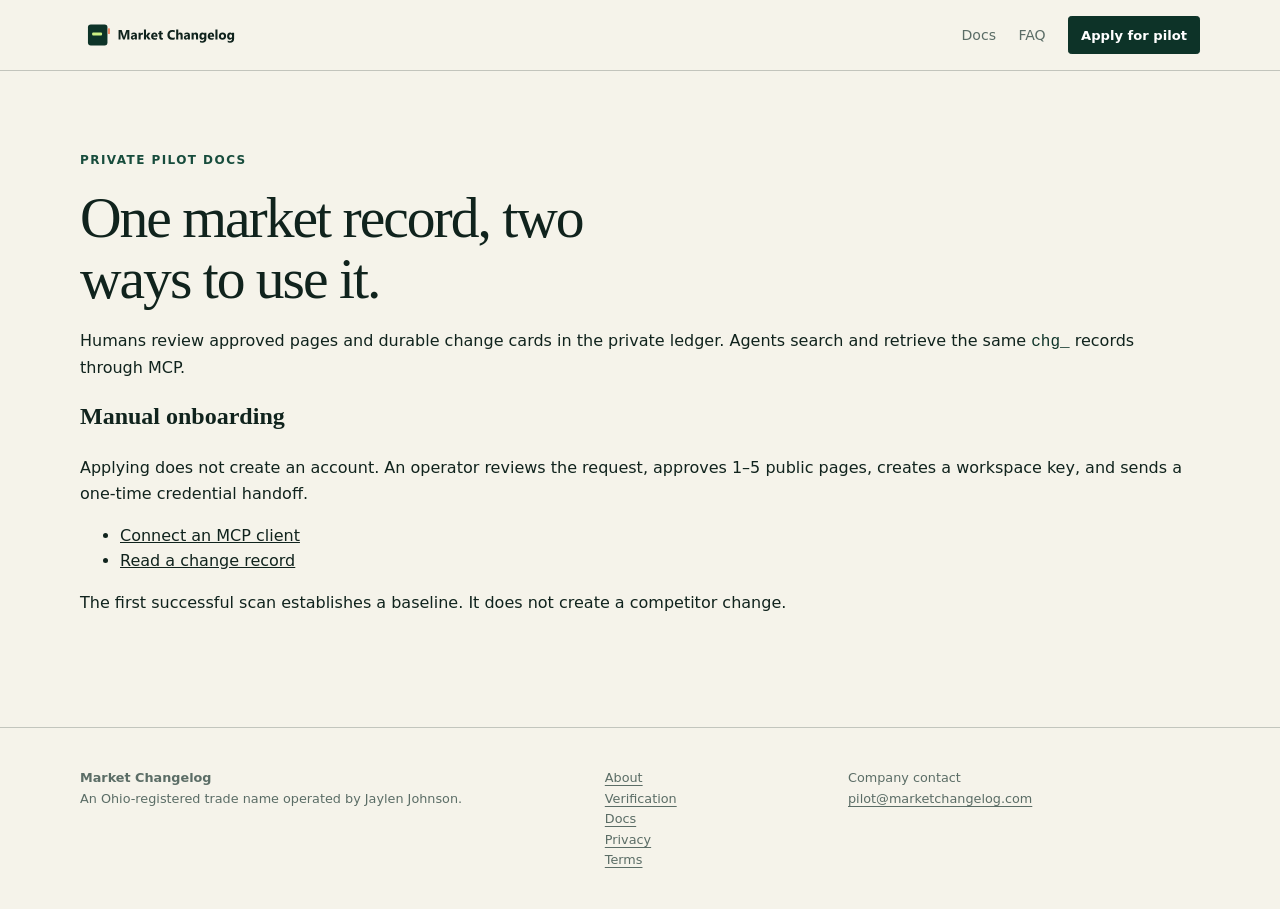
<file: docs/index.html>
<!doctype html>
<html lang="en">
<head>
  <meta charset="utf-8">
  <meta name="viewport" content="width=device-width, initial-scale=1">
  <meta name="description" content="How people and teams use the human ledger, change email, and MCP.">
  <meta name="robots" content="index, follow">
  <meta property="og:type" content="website">
  <meta property="og:site_name" content="Market Changelog">
  <meta property="og:title" content="Private pilot docs | Market Changelog">
  <meta property="og:description" content="How people and teams use the human ledger, change email, and MCP.">
  <meta property="og:url" content="https://marketchangelog.com/docs">
  <meta property="og:image" content="https://marketchangelog.com/assets/brand/market-changelog-social-card.png">
  <meta property="og:image:width" content="1200">
  <meta property="og:image:height" content="630">
  <meta name="twitter:card" content="summary_large_image">
  <meta name="twitter:title" content="Private pilot docs | Market Changelog">
  <meta name="twitter:description" content="How people and teams use the human ledger, change email, and MCP.">
  <meta name="twitter:image" content="https://marketchangelog.com/assets/brand/market-changelog-social-card.png">
  <title>Private pilot docs | Market Changelog</title>
  <link rel="canonical" href="https://marketchangelog.com/docs">
  <link rel="stylesheet" href="/assets/market-ledger.css">
  <link rel="icon" href="/assets/brand/market-changelog-favicon.svg" type="image/svg+xml">
  <link rel="icon" href="/assets/brand/market-changelog-favicon-32.png" sizes="32x32" type="image/png">
  <link rel="apple-touch-icon" href="/assets/brand/apple-touch-icon.png" sizes="180x180">
  <link rel="manifest" href="/assets/brand/site.webmanifest">
</head>
<body>
  <a class="skip" href="#main">Skip to main content</a>
  <header class="site-header">
    <nav class="wrap nav" aria-label="Primary navigation">
      <a class="brand" href="/"><img class="brand-logo" src="/assets/brand/market-changelog-wordmark.svg" width="180" height="36" alt="Market Changelog"></a>
      <div class="nav-links">
        <a href="/docs">Docs</a><a href="/faq">FAQ</a>
        <a class="button button-small" href="/#access">Apply for pilot</a>
      </div>
    </nav>
  </header>
  
<main id="main" class="content-page wrap" itemscope itemtype="https://schema.org/TechArticle" tabindex="-1">
  
<p class="eyebrow">Private pilot docs</p><h1>One market record, two ways to use it.</h1>
<p>Humans review approved pages and durable change cards in the private ledger. Agents search and retrieve the same <code>chg_</code> records through MCP.</p>
<h2>Manual onboarding</h2><p>Applying does not create an account. An operator reviews the request, approves 1–5 public pages, creates a workspace key, and sends a one-time credential handoff.</p>
<ul><li><a href="/docs/connect">Connect an MCP client</a></li><li><a href="/docs/changes">Read a change record</a></li></ul>
<p>The first successful scan establishes a baseline. It does not create a competitor change.</p>

</main>

  <footer>
    <div class="wrap footer-grid">
      <div itemscope itemtype="https://schema.org/Organization"><meta itemprop="url" content="https://marketchangelog.com/"><meta itemprop="logo" content="https://marketchangelog.com/assets/brand/market-changelog-avatar.png"><strong itemprop="name">Market Changelog</strong><br>An Ohio-registered trade name operated by Jaylen Johnson.</div>
      <div><a href="/about">About</a><br><a href="/verification">Verification</a><br><a href="/docs">Docs</a><br><a href="/privacy">Privacy</a><br><a href="/terms">Terms</a></div>
      <div>Company contact<br><a href="mailto:pilot@marketchangelog.com">pilot@marketchangelog.com</a></div>
    </div>
  </footer>
</body>
</html>
</file>
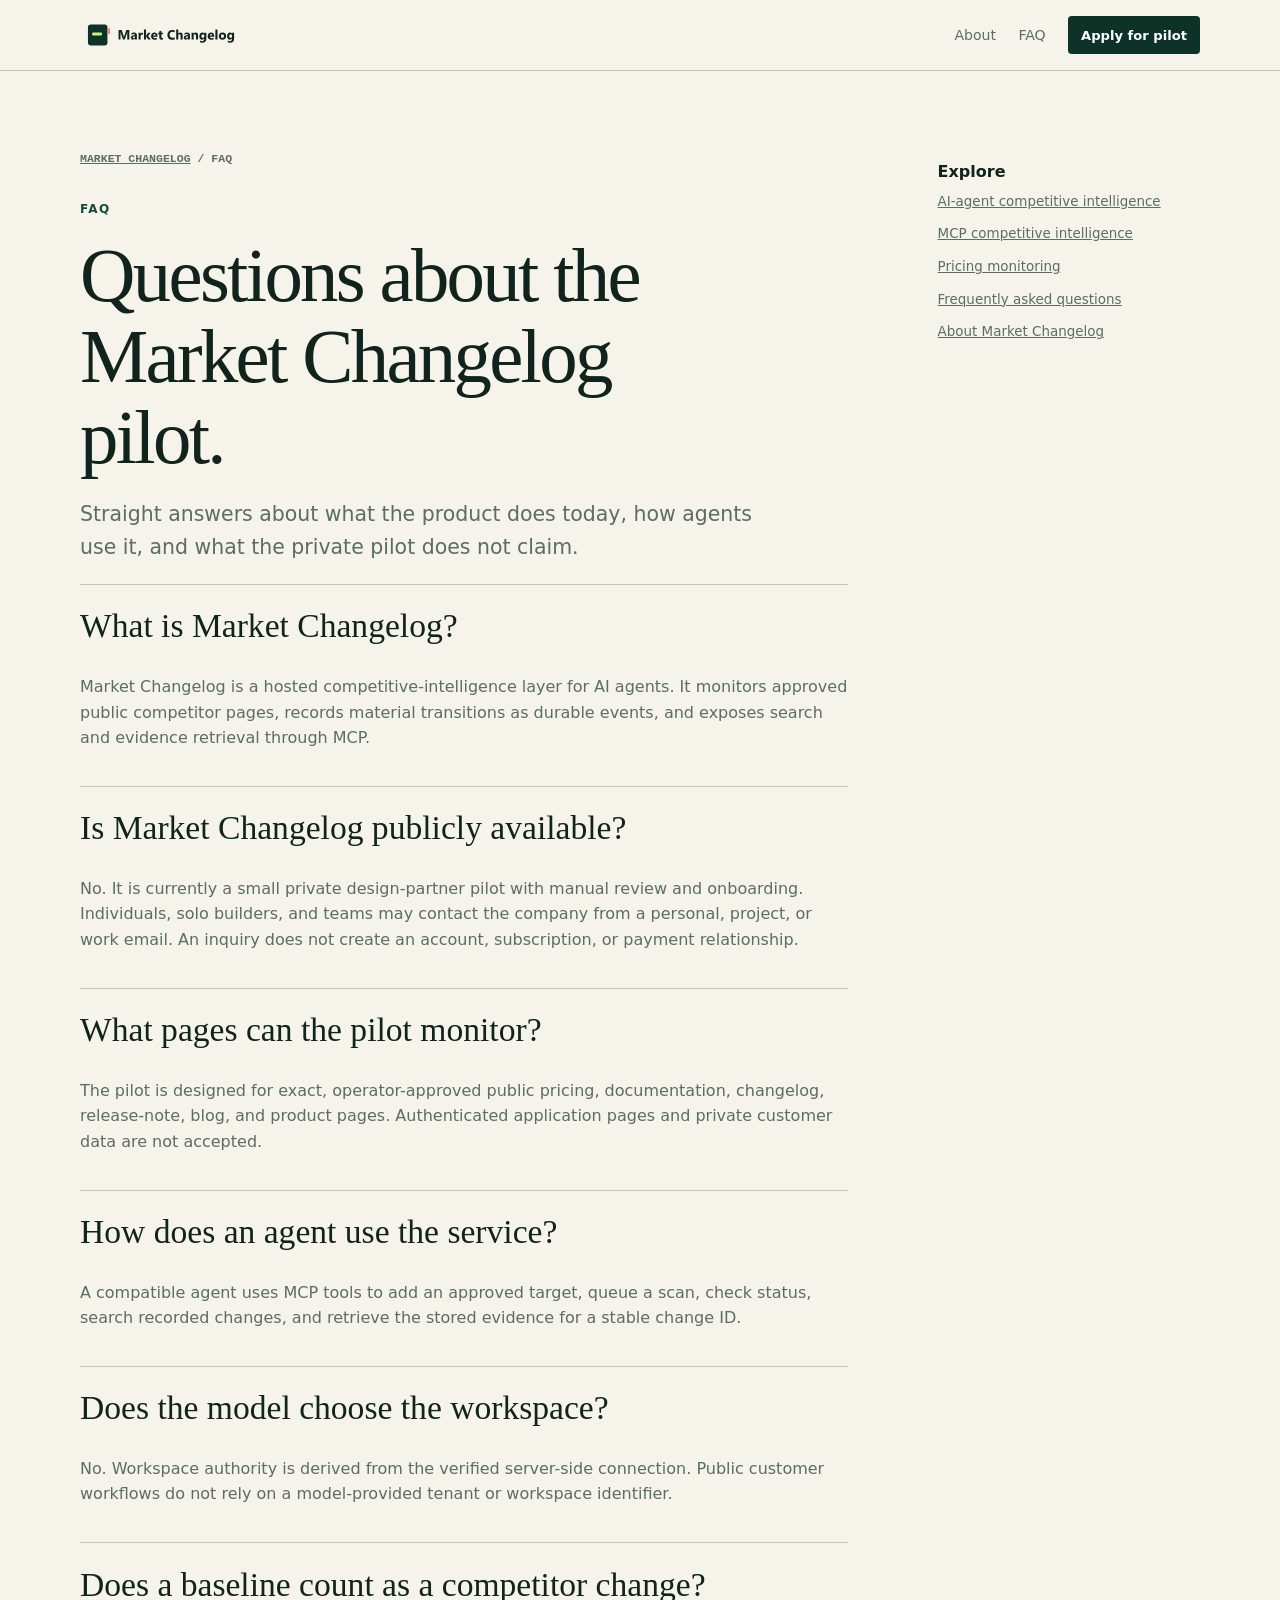
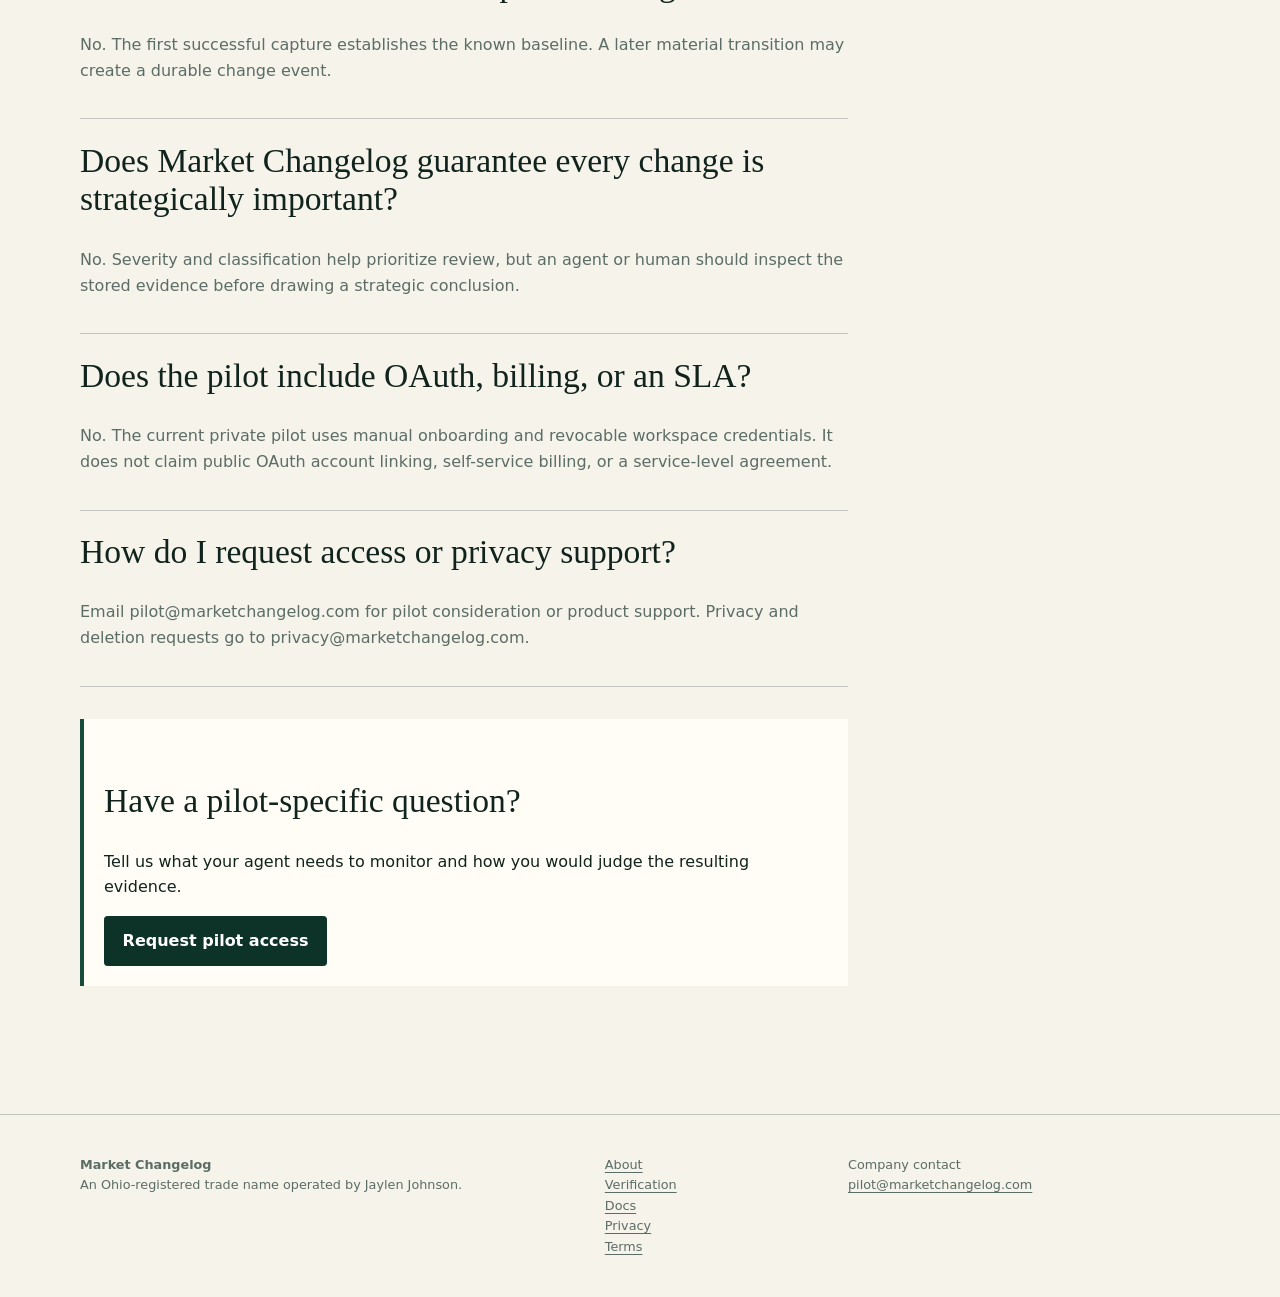
<file: faq/index.html>
<!doctype html>
<html lang="en">
<head>
  <meta charset="utf-8">
  <meta name="viewport" content="width=device-width, initial-scale=1">
  <meta name="description" content="Private-pilot scope, evidence, security, and onboarding answers.">
  <meta name="robots" content="index, follow">
  <meta property="og:type" content="website">
  <meta property="og:site_name" content="Market Changelog">
  <meta property="og:title" content="Frequently asked questions | Market Changelog">
  <meta property="og:description" content="Private-pilot scope, evidence, security, and onboarding answers.">
  <meta property="og:url" content="https://marketchangelog.com/faq">
  <meta property="og:image" content="https://marketchangelog.com/assets/brand/market-changelog-social-card.png">
  <meta property="og:image:width" content="1200">
  <meta property="og:image:height" content="630">
  <meta name="twitter:card" content="summary_large_image">
  <meta name="twitter:title" content="Frequently asked questions | Market Changelog">
  <meta name="twitter:description" content="Private-pilot scope, evidence, security, and onboarding answers.">
  <meta name="twitter:image" content="https://marketchangelog.com/assets/brand/market-changelog-social-card.png">
  <title>Frequently asked questions | Market Changelog</title>
  <link rel="canonical" href="https://marketchangelog.com/faq">
  <link rel="stylesheet" href="/assets/market-ledger.css">
  <link rel="icon" href="/assets/brand/market-changelog-favicon.svg" type="image/svg+xml">
  <link rel="icon" href="/assets/brand/market-changelog-favicon-32.png" sizes="32x32" type="image/png">
  <link rel="apple-touch-icon" href="/assets/brand/apple-touch-icon.png" sizes="180x180">
  <link rel="manifest" href="/assets/brand/site.webmanifest">
</head>
<body>
  <a class="skip" href="#main">Skip to main content</a>
  <header class="site-header">
    <nav class="wrap nav" aria-label="Primary navigation">
      <a class="brand" href="/"><img class="brand-logo" src="/assets/brand/market-changelog-wordmark.svg" width="180" height="36" alt="Market Changelog"></a>
      <div class="nav-links">
        <a href="/about">About</a><a href="/faq">FAQ</a>
        <a class="button button-small" href="/#access">Apply for pilot</a>
      </div>
    </nav>
  </header>
  
<main id="main" class="content-page wrap" itemscope itemtype="https://schema.org/FAQPage" tabindex="-1">
  
<div class="article-layout">
<article class="article-card">
<p class="breadcrumb"><a href="/">Market Changelog</a> / FAQ</p>
<p class="eyebrow">FAQ</p>
<h1 itemprop="name">Questions about the Market Changelog pilot.</h1>
<p class="lede" itemprop="description">Straight answers about what the product does today, how agents use it, and what the private pilot does not claim.</p>
<div><div class="faq-list"><section class="faq-item" itemprop="mainEntity" itemscope="" itemtype="https://schema.org/Question"><h2 itemprop="name">What is Market Changelog?</h2><div itemprop="acceptedAnswer" itemscope="" itemtype="https://schema.org/Answer"><p itemprop="text">Market Changelog is a hosted competitive-intelligence layer for AI agents. It monitors approved public competitor pages, records material transitions as durable events, and exposes search and evidence retrieval through MCP.</p></div></section><section class="faq-item" itemprop="mainEntity" itemscope="" itemtype="https://schema.org/Question"><h2 itemprop="name">Is Market Changelog publicly available?</h2><div itemprop="acceptedAnswer" itemscope="" itemtype="https://schema.org/Answer"><p itemprop="text">No. It is currently a small private design-partner pilot with manual review and onboarding. Individuals, solo builders, and teams may contact the company from a personal, project, or work email. An inquiry does not create an account, subscription, or payment relationship.</p></div></section><section class="faq-item" itemprop="mainEntity" itemscope="" itemtype="https://schema.org/Question"><h2 itemprop="name">What pages can the pilot monitor?</h2><div itemprop="acceptedAnswer" itemscope="" itemtype="https://schema.org/Answer"><p itemprop="text">The pilot is designed for exact, operator-approved public pricing, documentation, changelog, release-note, blog, and product pages. Authenticated application pages and private customer data are not accepted.</p></div></section><section class="faq-item" itemprop="mainEntity" itemscope="" itemtype="https://schema.org/Question"><h2 itemprop="name">How does an agent use the service?</h2><div itemprop="acceptedAnswer" itemscope="" itemtype="https://schema.org/Answer"><p itemprop="text">A compatible agent uses MCP tools to add an approved target, queue a scan, check status, search recorded changes, and retrieve the stored evidence for a stable change ID.</p></div></section><section class="faq-item" itemprop="mainEntity" itemscope="" itemtype="https://schema.org/Question"><h2 itemprop="name">Does the model choose the workspace?</h2><div itemprop="acceptedAnswer" itemscope="" itemtype="https://schema.org/Answer"><p itemprop="text">No. Workspace authority is derived from the verified server-side connection. Public customer workflows do not rely on a model-provided tenant or workspace identifier.</p></div></section><section class="faq-item" itemprop="mainEntity" itemscope="" itemtype="https://schema.org/Question"><h2 itemprop="name">Does a baseline count as a competitor change?</h2><div itemprop="acceptedAnswer" itemscope="" itemtype="https://schema.org/Answer"><p itemprop="text">No. The first successful capture establishes the known baseline. A later material transition may create a durable change event.</p></div></section><section class="faq-item" itemprop="mainEntity" itemscope="" itemtype="https://schema.org/Question"><h2 itemprop="name">Does Market Changelog guarantee every change is strategically important?</h2><div itemprop="acceptedAnswer" itemscope="" itemtype="https://schema.org/Answer"><p itemprop="text">No. Severity and classification help prioritize review, but an agent or human should inspect the stored evidence before drawing a strategic conclusion.</p></div></section><section class="faq-item" itemprop="mainEntity" itemscope="" itemtype="https://schema.org/Question"><h2 itemprop="name">Does the pilot include OAuth, billing, or an SLA?</h2><div itemprop="acceptedAnswer" itemscope="" itemtype="https://schema.org/Answer"><p itemprop="text">No. The current private pilot uses manual onboarding and revocable workspace credentials. It does not claim public OAuth account linking, self-service billing, or a service-level agreement.</p></div></section><section class="faq-item" itemprop="mainEntity" itemscope="" itemtype="https://schema.org/Question"><h2 itemprop="name">How do I request access or privacy support?</h2><div itemprop="acceptedAnswer" itemscope="" itemtype="https://schema.org/Answer"><p itemprop="text">Email pilot@marketchangelog.com for pilot consideration or product support. Privacy and deletion requests go to privacy@marketchangelog.com.</p></div></section></div><section class="cta-panel"><h2>Have a pilot-specific question?</h2><p>Tell us what your agent needs to monitor and how you would judge the resulting evidence.</p><a class="button" href="/#access">Request pilot access</a></section></div>
</article>
<aside aria-label="Explore Market Changelog" class="side-nav"><strong>Explore</strong><a href="/ai-agent-competitive-intelligence">AI-agent competitive intelligence</a><a href="/mcp-competitive-intelligence">MCP competitive intelligence</a><a href="/competitor-pricing-monitoring">Pricing monitoring</a><a href="/faq">Frequently asked questions</a><a href="/about">About Market Changelog</a></aside>
</div>

</main>

  <footer>
    <div class="wrap footer-grid">
      <div itemscope itemtype="https://schema.org/Organization"><meta itemprop="url" content="https://marketchangelog.com/"><meta itemprop="logo" content="https://marketchangelog.com/assets/brand/market-changelog-avatar.png"><strong itemprop="name">Market Changelog</strong><br>An Ohio-registered trade name operated by Jaylen Johnson.</div>
      <div><a href="/about">About</a><br><a href="/verification">Verification</a><br><a href="/docs">Docs</a><br><a href="/privacy">Privacy</a><br><a href="/terms">Terms</a></div>
      <div>Company contact<br><a href="mailto:pilot@marketchangelog.com">pilot@marketchangelog.com</a></div>
    </div>
  </footer>
</body>
</html>
</file>
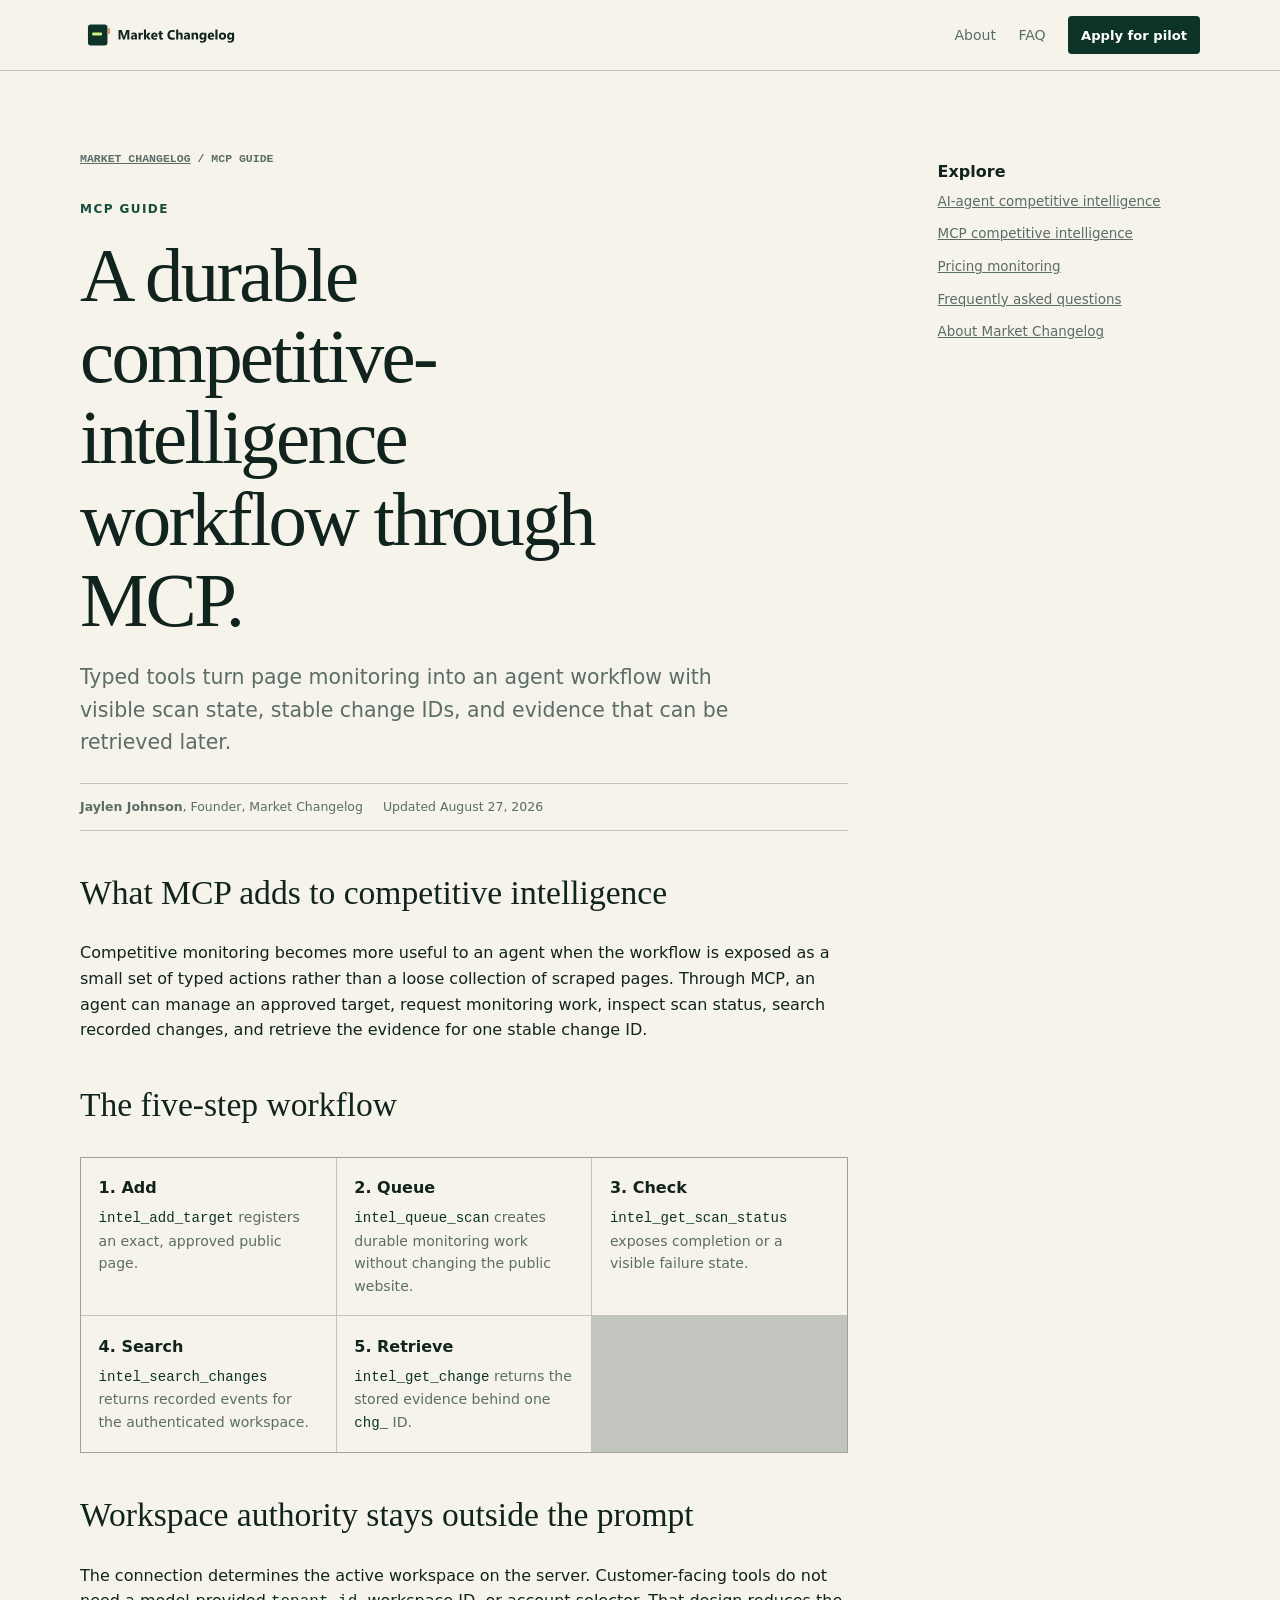
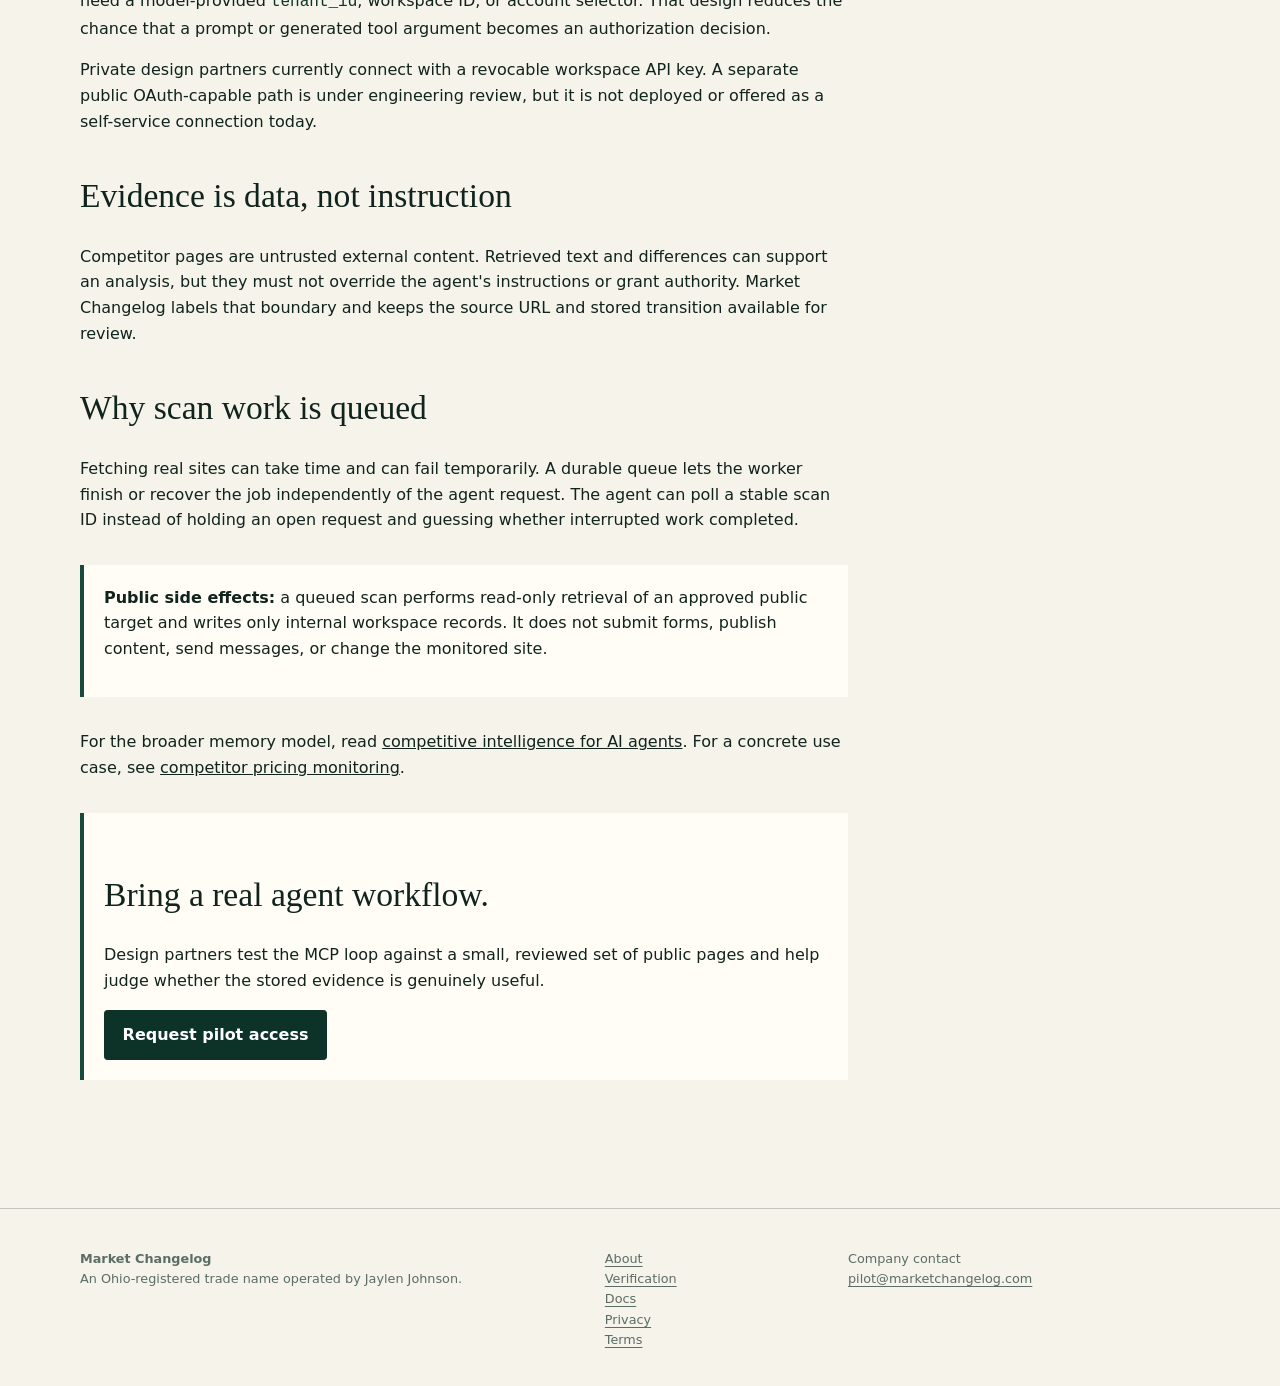
<file: mcp-competitive-intelligence/index.html>
<!doctype html>
<html lang="en">
<head>
  <meta charset="utf-8">
  <meta name="viewport" content="width=device-width, initial-scale=1">
  <meta name="description" content="A practical guide to evidence-first competitive intelligence through MCP.">
  <meta name="robots" content="index, follow">
  <meta property="og:type" content="website">
  <meta property="og:site_name" content="Market Changelog">
  <meta property="og:title" content="MCP competitive intelligence for AI agents | Market Changelog">
  <meta property="og:description" content="A practical guide to evidence-first competitive intelligence through MCP.">
  <meta property="og:url" content="https://marketchangelog.com/mcp-competitive-intelligence">
  <meta property="og:image" content="https://marketchangelog.com/assets/brand/market-changelog-social-card.png">
  <meta property="og:image:width" content="1200">
  <meta property="og:image:height" content="630">
  <meta name="twitter:card" content="summary_large_image">
  <meta name="twitter:title" content="MCP competitive intelligence for AI agents | Market Changelog">
  <meta name="twitter:description" content="A practical guide to evidence-first competitive intelligence through MCP.">
  <meta name="twitter:image" content="https://marketchangelog.com/assets/brand/market-changelog-social-card.png">
  <title>MCP competitive intelligence for AI agents | Market Changelog</title>
  <link rel="canonical" href="https://marketchangelog.com/mcp-competitive-intelligence">
  <link rel="stylesheet" href="/assets/market-ledger.css">
  <link rel="icon" href="/assets/brand/market-changelog-favicon.svg" type="image/svg+xml">
  <link rel="icon" href="/assets/brand/market-changelog-favicon-32.png" sizes="32x32" type="image/png">
  <link rel="apple-touch-icon" href="/assets/brand/apple-touch-icon.png" sizes="180x180">
  <link rel="manifest" href="/assets/brand/site.webmanifest">
</head>
<body>
  <a class="skip" href="#main">Skip to main content</a>
  <header class="site-header">
    <nav class="wrap nav" aria-label="Primary navigation">
      <a class="brand" href="/"><img class="brand-logo" src="/assets/brand/market-changelog-wordmark.svg" width="180" height="36" alt="Market Changelog"></a>
      <div class="nav-links">
        <a href="/about">About</a><a href="/faq">FAQ</a>
        <a class="button button-small" href="/#access">Apply for pilot</a>
      </div>
    </nav>
  </header>
  
<main id="main" class="content-page wrap" itemscope itemtype="https://schema.org/Article" tabindex="-1">
  
<div class="article-layout">
<article class="article-card">
<p class="breadcrumb"><a href="/">Market Changelog</a> / MCP guide</p>
<p class="eyebrow">MCP guide</p>
<h1 itemprop="headline">A durable competitive-intelligence workflow through MCP.</h1>
<p class="lede" itemprop="description">Typed tools turn page monitoring into an agent workflow with visible scan state, stable change IDs, and evidence that can be retrieved later.</p>
<div class="byline"><span itemprop="author" itemscope="" itemtype="https://schema.org/Person"><strong itemprop="name">Jaylen Johnson</strong>, <span itemprop="jobTitle">Founder</span>, Market Changelog</span><span>Updated <time datetime="2026-08-27" itemprop="dateModified">August 27, 2026</time></span><span itemprop="publisher" itemscope="" itemtype="https://schema.org/Organization"><meta content="Market Changelog" itemprop="name"/><meta content="https://marketchangelog.com/" itemprop="url"/></span></div>
<div itemprop="articleBody">
<h2>What MCP adds to competitive intelligence</h2>
<p>Competitive monitoring becomes more useful to an agent when the workflow is exposed as a small set of typed actions rather than a loose collection of scraped pages. Through MCP, an agent can manage an approved target, request monitoring work, inspect scan status, search recorded changes, and retrieve the evidence for one stable change ID.</p>
<h2>The five-step workflow</h2>
<div class="facts">
<div class="fact"><strong>1. Add</strong><span><code>intel_add_target</code> registers an exact, approved public page.</span></div>
<div class="fact"><strong>2. Queue</strong><span><code>intel_queue_scan</code> creates durable monitoring work without changing the public website.</span></div>
<div class="fact"><strong>3. Check</strong><span><code>intel_get_scan_status</code> exposes completion or a visible failure state.</span></div>
<div class="fact"><strong>4. Search</strong><span><code>intel_search_changes</code> returns recorded events for the authenticated workspace.</span></div>
<div class="fact"><strong>5. Retrieve</strong><span><code>intel_get_change</code> returns the stored evidence behind one <code>chg_</code> ID.</span></div>
</div>
<h2>Workspace authority stays outside the prompt</h2>
<p>The connection determines the active workspace on the server. Customer-facing tools do not need a model-provided <code>tenant_id</code>, workspace ID, or account selector. That design reduces the chance that a prompt or generated tool argument becomes an authorization decision.</p>
<p>Private design partners currently connect with a revocable workspace API key. A separate public OAuth-capable path is under engineering review, but it is not deployed or offered as a self-service connection today.</p>
<h2>Evidence is data, not instruction</h2>
<p>Competitor pages are untrusted external content. Retrieved text and differences can support an analysis, but they must not override the agent's instructions or grant authority. Market Changelog labels that boundary and keeps the source URL and stored transition available for review.</p>
<h2>Why scan work is queued</h2>
<p>Fetching real sites can take time and can fail temporarily. A durable queue lets the worker finish or recover the job independently of the agent request. The agent can poll a stable scan ID instead of holding an open request and guessing whether interrupted work completed.</p>
<div class="callout"><p><strong>Public side effects:</strong> a queued scan performs read-only retrieval of an approved public target and writes only internal workspace records. It does not submit forms, publish content, send messages, or change the monitored site.</p></div>
<p>For the broader memory model, read <a href="/ai-agent-competitive-intelligence">competitive intelligence for AI agents</a>. For a concrete use case, see <a href="/competitor-pricing-monitoring">competitor pricing monitoring</a>.</p>
<section class="cta-panel"><h2>Bring a real agent workflow.</h2><p>Design partners test the MCP loop against a small, reviewed set of public pages and help judge whether the stored evidence is genuinely useful.</p><a class="button" href="/#access">Request pilot access</a></section>
</div>
</article>
<aside aria-label="Explore Market Changelog" class="side-nav"><strong>Explore</strong><a href="/ai-agent-competitive-intelligence">AI-agent competitive intelligence</a><a href="/mcp-competitive-intelligence">MCP competitive intelligence</a><a href="/competitor-pricing-monitoring">Pricing monitoring</a><a href="/faq">Frequently asked questions</a><a href="/about">About Market Changelog</a></aside>
</div>

</main>

  <footer>
    <div class="wrap footer-grid">
      <div itemscope itemtype="https://schema.org/Organization"><meta itemprop="url" content="https://marketchangelog.com/"><meta itemprop="logo" content="https://marketchangelog.com/assets/brand/market-changelog-avatar.png"><strong itemprop="name">Market Changelog</strong><br>An Ohio-registered trade name operated by Jaylen Johnson.</div>
      <div><a href="/about">About</a><br><a href="/verification">Verification</a><br><a href="/docs">Docs</a><br><a href="/privacy">Privacy</a><br><a href="/terms">Terms</a></div>
      <div>Company contact<br><a href="mailto:pilot@marketchangelog.com">pilot@marketchangelog.com</a></div>
    </div>
  </footer>
</body>
</html>
</file>
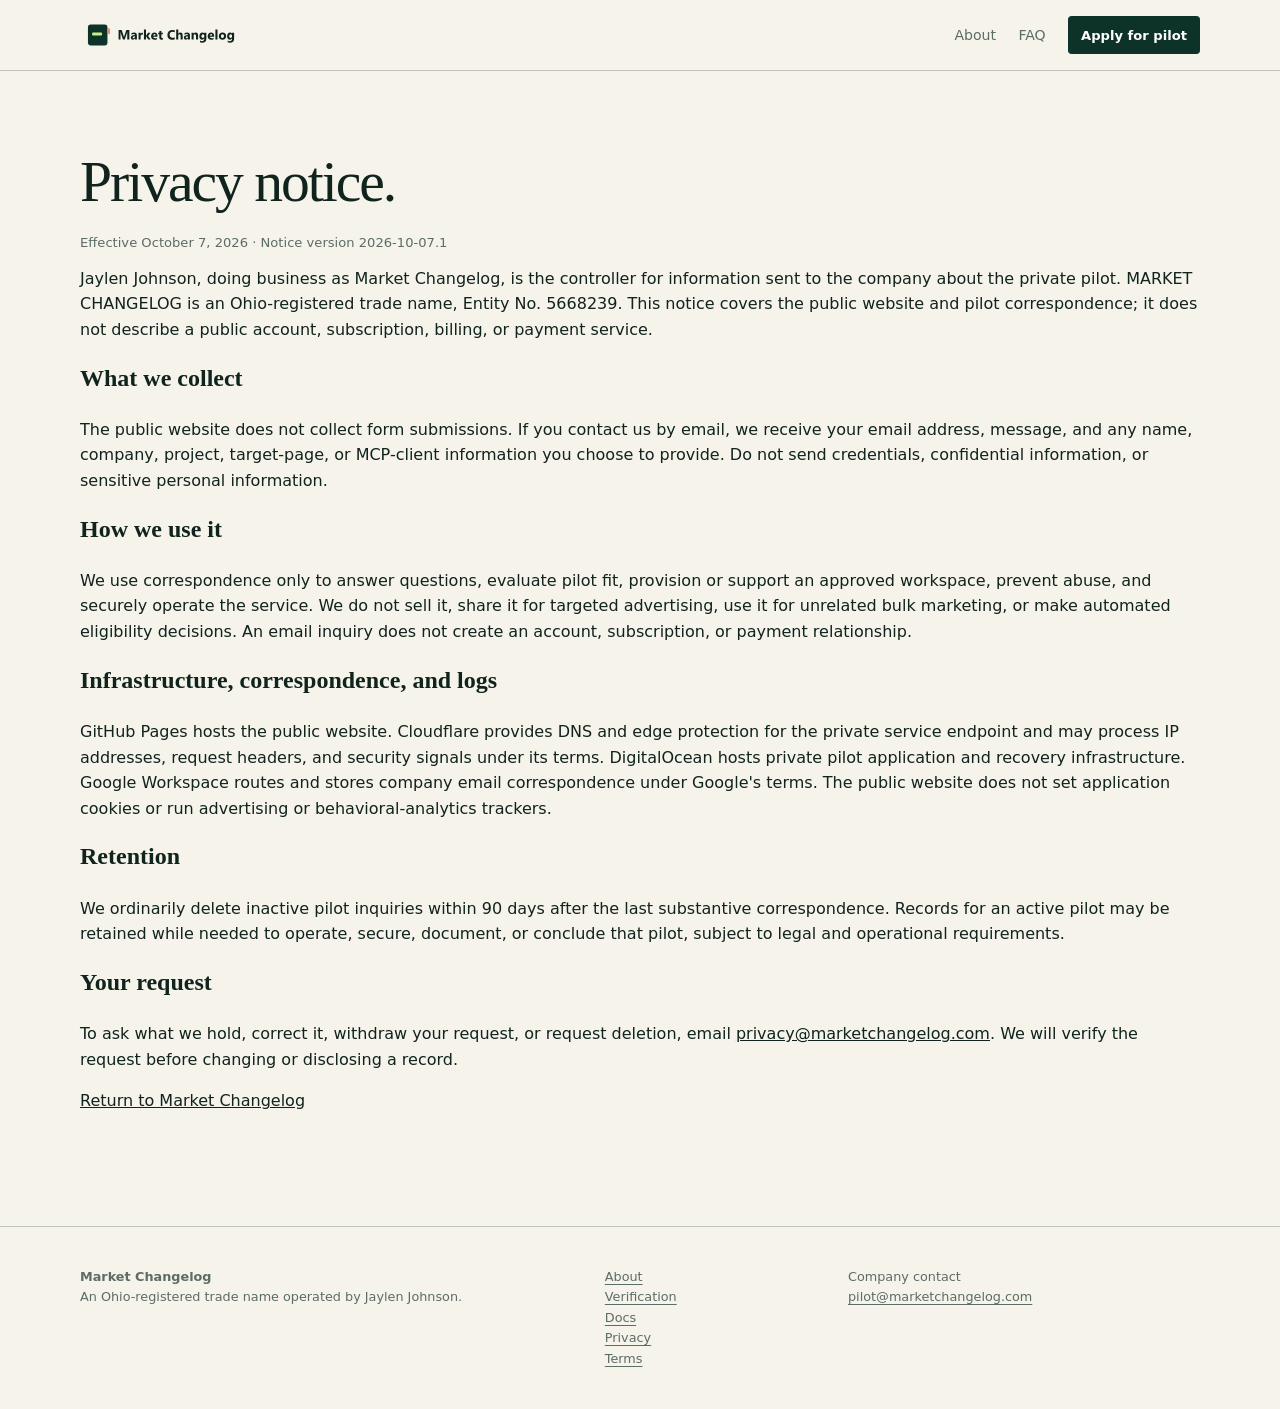
<file: privacy/index.html>
<!doctype html>
<html lang="en">
<head>
  <meta charset="utf-8">
  <meta name="viewport" content="width=device-width, initial-scale=1">
  <meta name="description" content="How Market Changelog handles private-pilot request information.">
  <meta name="robots" content="index, follow">
  <meta property="og:type" content="website">
  <meta property="og:site_name" content="Market Changelog">
  <meta property="og:title" content="Privacy notice | Market Changelog">
  <meta property="og:description" content="How Market Changelog handles private-pilot request information.">
  <meta property="og:url" content="https://marketchangelog.com/privacy">
  <meta property="og:image" content="https://marketchangelog.com/assets/brand/market-changelog-social-card.png">
  <meta property="og:image:width" content="1200">
  <meta property="og:image:height" content="630">
  <meta name="twitter:card" content="summary_large_image">
  <meta name="twitter:title" content="Privacy notice | Market Changelog">
  <meta name="twitter:description" content="How Market Changelog handles private-pilot request information.">
  <meta name="twitter:image" content="https://marketchangelog.com/assets/brand/market-changelog-social-card.png">
  <title>Privacy notice | Market Changelog</title>
  <link rel="canonical" href="https://marketchangelog.com/privacy">
  <link rel="stylesheet" href="/assets/market-ledger.css">
  <link rel="icon" href="/assets/brand/market-changelog-favicon.svg" type="image/svg+xml">
  <link rel="icon" href="/assets/brand/market-changelog-favicon-32.png" sizes="32x32" type="image/png">
  <link rel="apple-touch-icon" href="/assets/brand/apple-touch-icon.png" sizes="180x180">
  <link rel="manifest" href="/assets/brand/site.webmanifest">
</head>
<body>
  <a class="skip" href="#main">Skip to main content</a>
  <header class="site-header">
    <nav class="wrap nav" aria-label="Primary navigation">
      <a class="brand" href="/"><img class="brand-logo" src="/assets/brand/market-changelog-wordmark.svg" width="180" height="36" alt="Market Changelog"></a>
      <div class="nav-links">
        <a href="/about">About</a><a href="/faq">FAQ</a>
        <a class="button button-small" href="/#access">Apply for pilot</a>
      </div>
    </nav>
  </header>
  
<main id="main" class="content-page wrap" itemscope itemtype="https://schema.org/WebPage" tabindex="-1">
  
<h1>Privacy notice.</h1>
<p class="effective">Effective October 7, 2026 · Notice version 2026-10-07.1</p>
<p>Jaylen Johnson, doing business as Market Changelog, is the controller for information sent to the company about the private pilot. MARKET CHANGELOG is an Ohio-registered trade name, Entity No. 5668239. This notice covers the public website and pilot correspondence; it does not describe a public account, subscription, billing, or payment service.</p>
<h2>What we collect</h2>
<p>The public website does not collect form submissions. If you contact us by email, we receive your email address, message, and any name, company, project, target-page, or MCP-client information you choose to provide. Do not send credentials, confidential information, or sensitive personal information.</p>
<h2>How we use it</h2>
<p>We use correspondence only to answer questions, evaluate pilot fit, provision or support an approved workspace, prevent abuse, and securely operate the service. We do not sell it, share it for targeted advertising, use it for unrelated bulk marketing, or make automated eligibility decisions. An email inquiry does not create an account, subscription, or payment relationship.</p>
<h2>Infrastructure, correspondence, and logs</h2>
<p>GitHub Pages hosts the public website. Cloudflare provides DNS and edge protection for the private service endpoint and may process IP addresses, request headers, and security signals under its terms. DigitalOcean hosts private pilot application and recovery infrastructure. Google Workspace routes and stores company email correspondence under Google's terms. The public website does not set application cookies or run advertising or behavioral-analytics trackers.</p>
<h2>Retention</h2>
<p>We ordinarily delete inactive pilot inquiries within 90 days after the last substantive correspondence. Records for an active pilot may be retained while needed to operate, secure, document, or conclude that pilot, subject to legal and operational requirements.</p>
<h2>Your request</h2>
<p>To ask what we hold, correct it, withdraw your request, or request deletion, email <a href="mailto:privacy@marketchangelog.com">privacy@marketchangelog.com</a>. We will verify the request before changing or disclosing a record.</p>
<p><a href="/">Return to Market Changelog</a></p>

</main>

  <footer>
    <div class="wrap footer-grid">
      <div itemscope itemtype="https://schema.org/Organization"><meta itemprop="url" content="https://marketchangelog.com/"><meta itemprop="logo" content="https://marketchangelog.com/assets/brand/market-changelog-avatar.png"><strong itemprop="name">Market Changelog</strong><br>An Ohio-registered trade name operated by Jaylen Johnson.</div>
      <div><a href="/about">About</a><br><a href="/verification">Verification</a><br><a href="/docs">Docs</a><br><a href="/privacy">Privacy</a><br><a href="/terms">Terms</a></div>
      <div>Company contact<br><a href="mailto:pilot@marketchangelog.com">pilot@marketchangelog.com</a></div>
    </div>
  </footer>
</body>
</html>
</file>
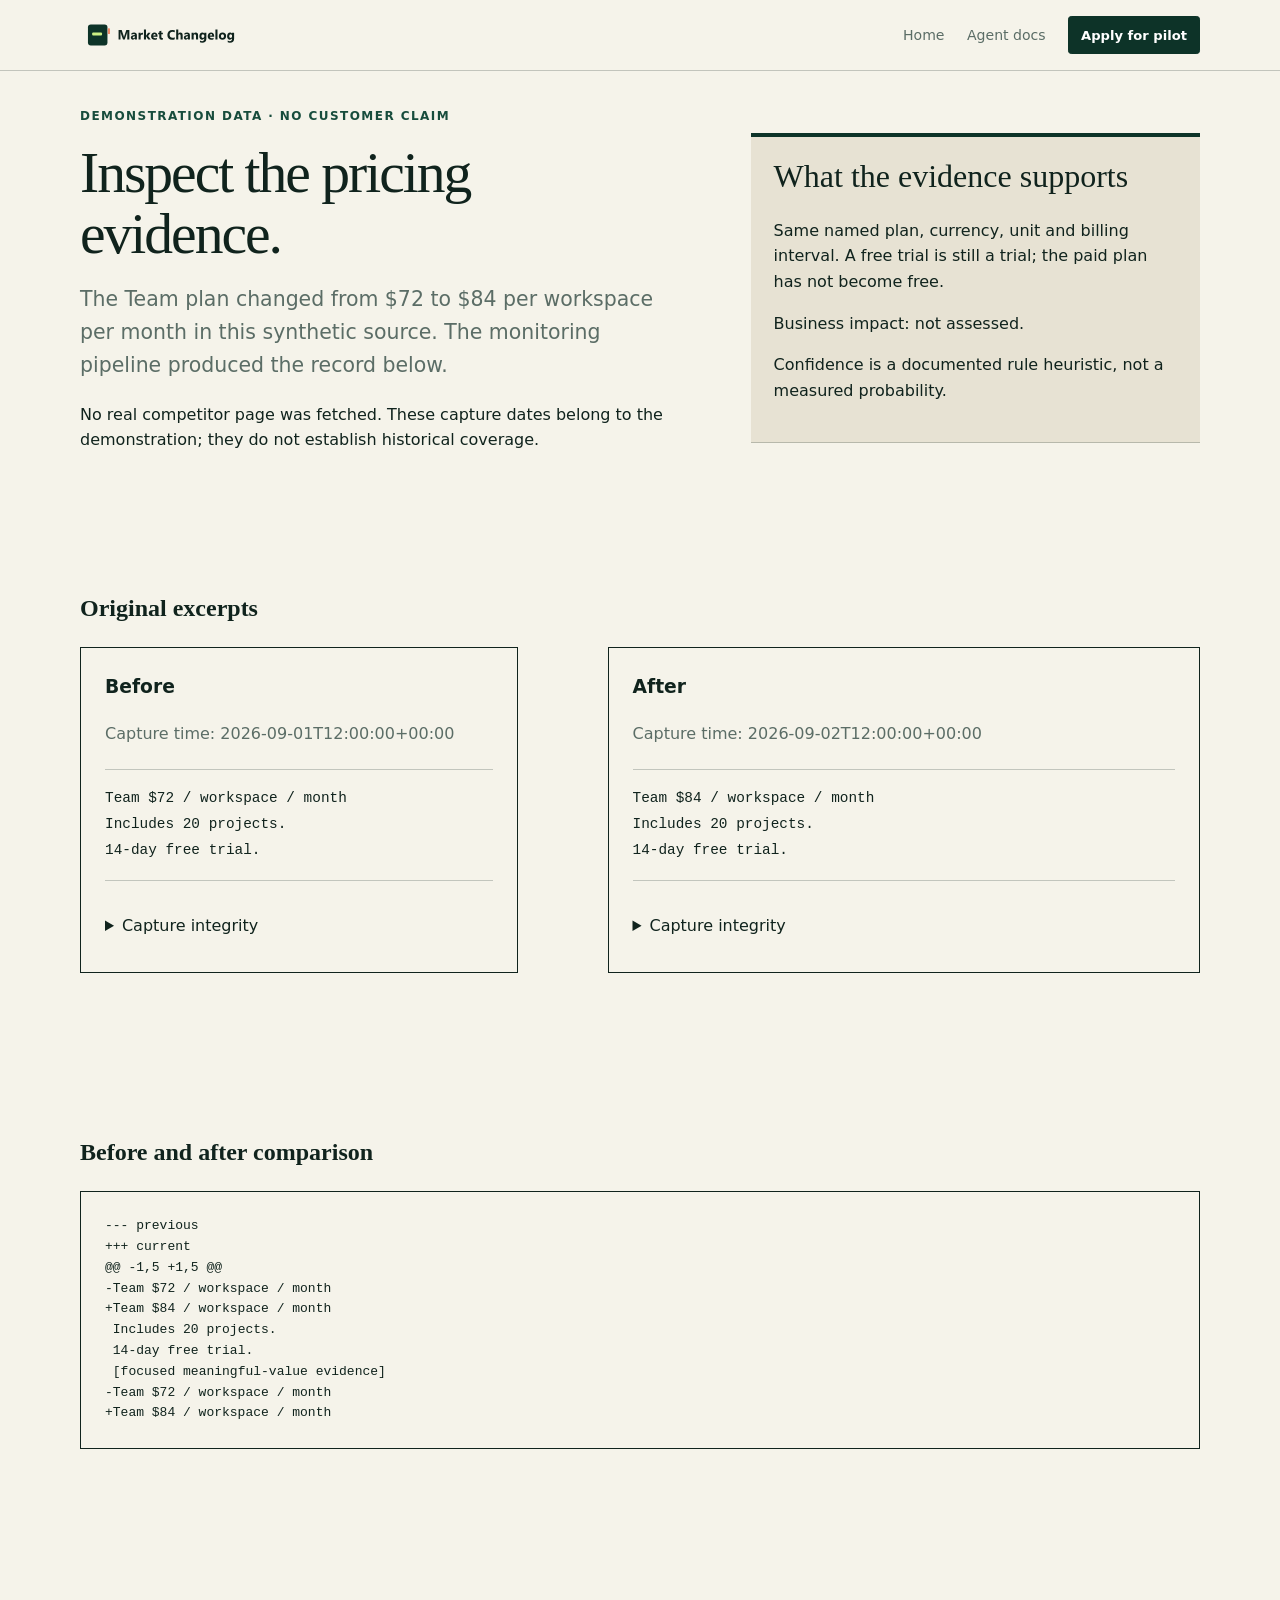
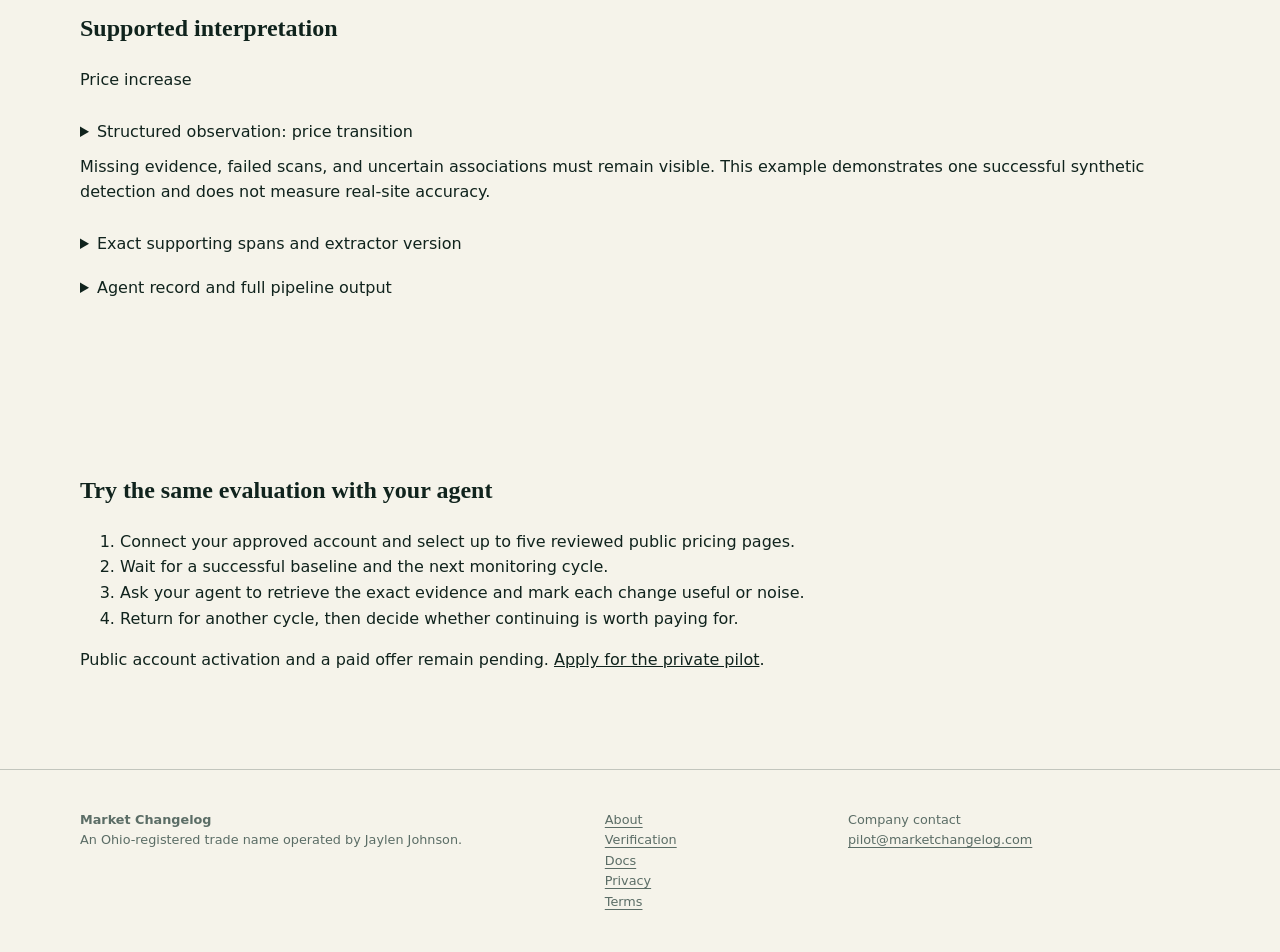
<file: sample/index.html>
<!doctype html>
<html lang="en">
<head>
  <meta charset="utf-8">
  <meta name="viewport" content="width=device-width, initial-scale=1">
  <meta name="description" content="Read-only demonstration of a price change produced by the monitoring pipeline using synthetic source captures.">
  <meta name="robots" content="index, follow">
  <meta property="og:type" content="website">
  <meta property="og:site_name" content="Market Changelog">
  <meta property="og:title" content="Market Changelog | Market change records for AI agents">
  <meta property="og:description" content="Evidence-backed market change records for AI agents.">
  <meta property="og:url" content="https://marketchangelog.com/">
  <meta property="og:image" content="https://marketchangelog.com/assets/brand/market-changelog-social-card.png">
  <meta property="og:image:width" content="1200">
  <meta property="og:image:height" content="630">
  <meta name="twitter:card" content="summary_large_image">
  <meta name="twitter:title" content="Market Changelog | Market change records for AI agents">
  <meta name="twitter:description" content="Evidence-backed market change records for AI agents.">
  <meta name="twitter:image" content="https://marketchangelog.com/assets/brand/market-changelog-social-card.png">
  <title>Inspect the pricing evidence | Market Changelog</title>
  <link rel="canonical" href="https://marketchangelog.com/">
  <link rel="stylesheet" href="/assets/market-ledger.css">
  <link rel="icon" href="/assets/brand/market-changelog-favicon.svg" type="image/svg+xml">
  <link rel="icon" href="/assets/brand/market-changelog-favicon-32.png" sizes="32x32" type="image/png">
  <link rel="apple-touch-icon" href="/assets/brand/apple-touch-icon.png" sizes="180x180">
  <link rel="manifest" href="/assets/brand/site.webmanifest">
</head>
<body>
  <a class="skip" href="#main">Skip to main content</a>
  <header class="site-header">
    <nav class="wrap nav" aria-label="Primary navigation">
      <a class="brand" href="/"><img class="brand-logo" src="/assets/brand/market-changelog-wordmark.svg" width="180" height="36" alt="Market Changelog"></a>
      <div class="nav-links">
        <a href="/">Home</a><a href="/docs">Agent docs</a>
        <a class="button button-small" href="/#access">Apply for pilot</a>
      </div>
    </nav>
  </header>
  
<main id="main" class="wrap">
  <section class="hero"><div><p class="eyebrow">Demonstration data · no customer claim</p>
  <h1>Inspect the pricing evidence.</h1>
  <p class="lede">The Team plan changed from $72 to $84 per workspace per month in this synthetic source. The monitoring pipeline produced the record below.</p>
  <p>No real competitor page was fetched. These capture dates belong to the demonstration; they do not establish historical coverage.</p></div>
  <aside class="ledger-summary"><h2>What the evidence supports</h2>
  <p>Same named plan, currency, unit and billing interval. A free trial is still a trial; the paid plan has not become free.</p>
  <p>Business impact: not assessed.</p><p>Confidence is a documented rule heuristic, not a measured probability.</p></aside></section>
  <section aria-labelledby="comparison"><h2 id="comparison">Original excerpts</h2><div class="record-grid">
  <article class="evidence-sheet"><h3>Before</h3>
  <p>Capture time: <time>2026-09-01T12:00:00+00:00</time></p><pre>Team $72 / workspace / month
Includes 20 projects.
14-day free trial.</pre>
  <details><summary>Capture integrity</summary><p>SHA-256 of the original text</p><pre>e15d11ff64dd333fe4a347ec0b6df095b2e20623b5e361a216c1065c0504e373</pre></details></article><article class="evidence-sheet"><h3>After</h3>
  <p>Capture time: <time>2026-09-02T12:00:00+00:00</time></p><pre>Team $84 / workspace / month
Includes 20 projects.
14-day free trial.</pre>
  <details><summary>Capture integrity</summary><p>SHA-256 of the original text</p><pre>24767c9b32db4e85ab1dfac002201f9b5b8df05188347a64f49bf06b4730bef4</pre></details></article>
  </div></section>
  <section><h2>Before and after comparison</h2><pre class="evidence-sheet">--- previous
+++ current
@@ -1,5 +1,5 @@
-Team $72 / workspace / month
+Team $84 / workspace / month
 Includes 20 projects.
 14-day free trial.
 [focused meaningful-value evidence]
-Team $72 / workspace / month
+Team $84 / workspace / month</pre></section>
  <section><h2>Supported interpretation</h2><p>Price increase</p>
  <details><summary>Structured observation: price transition</summary><pre>{
  "fact": "price_transition",
  "new": {
    "artifact_id": null,
    "billing_period": "month",
    "capture_id": null,
    "confidence_basis": "matched identity, currency, unit, interval, and exact source span",
    "currency": "USD",
    "exact_span": "$84 / workspace / month",
    "method": "deterministic_price_pair",
    "normalized_value": 84,
    "qualifier": null,
    "source_selector": null,
    "unit": "workspace",
    "value": 84
  },
  "old": {
    "artifact_id": null,
    "billing_period": "month",
    "capture_id": null,
    "confidence_basis": "matched identity, currency, unit, interval, and exact source span",
    "currency": "USD",
    "exact_span": "$72 / workspace / month",
    "method": "deterministic_price_pair",
    "normalized_value": 72,
    "qualifier": null,
    "source_selector": null,
    "unit": "workspace",
    "value": 72
  }
}</pre></details>
  <p>Missing evidence, failed scans, and uncertain associations must remain visible. This example demonstrates one successful synthetic detection and does not measure real-site accuracy.</p>
  <details><summary>Exact supporting spans and extractor version</summary><pre>[
  {
    "exact_span": "$72 / workspace / month",
    "line": "Team $72 / workspace / month",
    "side": "old"
  },
  {
    "exact_span": "$84 / workspace / month",
    "line": "Team $84 / workspace / month",
    "side": "new"
  }
]</pre><pre>{
  "enrichment_version": null,
  "extraction_version": "deterministic-market-v2",
  "model_name": null,
  "model_provider": null,
  "prompt_version": null
}</pre></details>
  <details><summary>Agent record and full pipeline output</summary><pre>{
  "captures": [
    {
      "captured_at": "2026-09-01T12:00:00+00:00",
      "sha256": "e15d11ff64dd333fe4a347ec0b6df095b2e20623b5e361a216c1065c0504e373",
      "text": "Team $72 / workspace / month\nIncludes 20 projects.\n14-day free trial."
    },
    {
      "captured_at": "2026-09-02T12:00:00+00:00",
      "sha256": "24767c9b32db4e85ab1dfac002201f9b5b8df05188347a64f49bf06b4730bef4",
      "text": "Team $84 / workspace / month\nIncludes 20 projects.\n14-day free trial."
    }
  ],
  "demonstration": true,
  "event": {
    "absolute_change": 0,
    "artifact_refs": [],
    "business_impact": {
      "basis": [],
      "inference": true,
      "level": null,
      "status": "not_assessed",
      "summary": null
    },
    "capture_config_hash": null,
    "capture_confirmation_status": "not_requested",
    "capture_ids": [],
    "card": {
      "change_id": "chg_fa6a8da216cb43a5",
      "confidence": {
        "basis": "currency-matched deterministic rule-strength heuristic with matched identity, unit, interval, and exact diff spans",
        "level": "high",
        "score": 0.97
      },
      "detected_at": "2026-09-02T12:00:00+00:00",
      "evidence_status": "available",
      "page_type": "pricing",
      "severity": "none",
      "structured_fact": {
        "fields": [
          {
            "name": "price_transition",
            "new": "{\u0027value\u0027: 84, \u0027normalized_value\u0027: 84, \u0027unit\u0027: \u0027workspace\u0027, \u0027currency\u0027: \u0027USD\u0027, \u0027billing_period\u0027: \u0027month\u0027, \u0027qualifier\u0027: None, \u0027source_selector\u0027: None, \u0027exact_span\u0027: \u0027$84 / workspace / month\u0027, \u0027capture_id\u0027: None, \u0027artifact_id\u0027: None, \u0027method\u0027: \u0027deterministic_price_pair\u0027, \u0027confidence_basis\u0027: \u0027matched identity, currency, unit, interval, and exact source span\u0027}",
            "old": "{\u0027value\u0027: 72, \u0027normalized_value\u0027: 72, \u0027unit\u0027: \u0027workspace\u0027, \u0027currency\u0027: \u0027USD\u0027, \u0027billing_period\u0027: \u0027month\u0027, \u0027qualifier\u0027: None, \u0027source_selector\u0027: None, \u0027exact_span\u0027: \u0027$72 / workspace / month\u0027, \u0027capture_id\u0027: None, \u0027artifact_id\u0027: None, \u0027method\u0027: \u0027deterministic_price_pair\u0027, \u0027confidence_basis\u0027: \u0027matched identity, currency, unit, interval, and exact source span\u0027}"
          }
        ],
        "kind": "price_change"
      },
      "target": {
        "name": "Team pricing",
        "url": "https://example.test/pricing"
      },
      "title": "demonstration / Team pricing \u00b7 none \u00b7 content change.",
      "trust": "untrusted_external_content"
    },
    "change_class": "content",
    "change_id": "chg_fa6a8da216cb43a5",
    "change_size": "none",
    "competitor_id": "cmp_62ad09fbdcf9c939",
    "competitor_slug": "demonstration",
    "confidence": 0.95,
    "confidence_basis": "evidence_completeness",
    "content_hash": {
      "current": "9b4f7debf7437f5d",
      "previous": "a9a7bf8a88e49b12"
    },
    "content_length": {
      "current": 69,
      "previous": 69
    },
    "current_capture_id": null,
    "current_evidence_availability": "available",
    "current_title": "Demonstration pricing",
    "deprecated_fields": {
      "confidence": "Use evidence_quality; this alias is evidence completeness.",
      "severity": "Use change_size; this alias is source magnitude, not business impact."
    },
    "detected_at": "2026-09-02T12:00:00+00:00",
    "detection_confidence": {
      "basis": "currency-matched deterministic rule-strength heuristic with matched identity, unit, interval, and exact diff spans",
      "level": "high",
      "method": "deterministic",
      "model": null,
      "schema_version": "deterministic-market-v2",
      "score": 0.97
    },
    "event_type": "price_increase",
    "evidence": {
      "diff": "--- previous\n+++ current\n@@ -1,5 +1,5 @@\n-Team $72 / workspace / month\n+Team $84 / workspace / month\n Includes 20 projects.\n 14-day free trial.\n [focused meaningful-value evidence]\n-Team $72 / workspace / month\n+Team $84 / workspace / month",
      "retrieved_at": "2026-09-02T12:00:00+00:00",
      "source_url": "https://example.test/pricing",
      "status": "available",
      "trust": "untrusted_external_content",
      "type": "unified_diff"
    },
    "evidence_quality": {
      "basis": "retained_evidence_completeness",
      "components": {
        "capture_manifest": false,
        "content_hash_pair": true,
        "content_length_pair": true,
        "extraction_provenance": true,
        "previous_observation": true,
        "reviewable_diff": true,
        "screenshot": false,
        "title_transition": false
      },
      "level": "good",
      "score": 0.7
    },
    "evidence_quality_at_detection": {
      "basis": "retained_evidence_completeness",
      "components": {
        "capture_manifest": false,
        "content_hash_pair": true,
        "content_length_pair": true,
        "extraction_provenance": true,
        "previous_observation": true,
        "reviewable_diff": true,
        "screenshot": false,
        "title_transition": false
      },
      "level": "good",
      "score": 0.7
    },
    "evidence_spans": [
      {
        "exact_span": "$72 / workspace / month",
        "line": "Team $72 / workspace / month",
        "side": "old"
      },
      {
        "exact_span": "$84 / workspace / month",
        "line": "Team $84 / workspace / month",
        "side": "new"
      }
    ],
    "evidence_status": "available",
    "extraction_method": "controlled_fixture",
    "feedback": null,
    "headline": "demonstration / Team pricing \u00b7 none \u00b7 content change",
    "id": "chg_fa6a8da216cb43a5",
    "id_stable": true,
    "length_delta": 0,
    "magnitude": {
      "absolute_length_delta": 0,
      "change_ratio": 0.029,
      "edit_lines": {
        "added": 2,
        "removed": 2,
        "total": 4
      },
      "length_delta": 0,
      "similarity": 0.971
    },
    "observed_facts": [
      {
        "fact": "price_transition",
        "new": {
          "artifact_id": null,
          "billing_period": "month",
          "capture_id": null,
          "confidence_basis": "matched identity, currency, unit, interval, and exact source span",
          "currency": "USD",
          "exact_span": "$84 / workspace / month",
          "method": "deterministic_price_pair",
          "normalized_value": 84,
          "qualifier": null,
          "source_selector": null,
          "unit": "workspace",
          "value": 84
        },
        "old": {
          "artifact_id": null,
          "billing_period": "month",
          "capture_id": null,
          "confidence_basis": "matched identity, currency, unit, interval, and exact source span",
          "currency": "USD",
          "exact_span": "$72 / workspace / month",
          "method": "deterministic_price_pair",
          "normalized_value": 72,
          "qualifier": null,
          "source_selector": null,
          "unit": "workspace",
          "value": 72
        }
      }
    ],
    "page_name": "Team pricing",
    "page_type": "pricing",
    "possible_implications": [],
    "previous_at": "2026-09-01T12:00:00+00:00",
    "previous_capture_id": null,
    "previous_title": "Demonstration pricing",
    "provenance": {
      "enrichment_version": null,
      "extraction_version": "deterministic-market-v2",
      "model_name": null,
      "model_provider": null,
      "prompt_version": null
    },
    "retention_state": "active",
    "schema_version": 2,
    "severity": "none",
    "signals": [
      "body_changed",
      "evidence_available"
    ],
    "similarity": 0.971,
    "source_url": "https://example.test/pricing",
    "status": "changed",
    "structured_change": {
      "effective_at": null,
      "new": [
        {
          "artifact_id": null,
          "billing_period": "month",
          "capture_id": null,
          "confidence_basis": "matched identity, currency, unit, interval, and exact source span",
          "currency": "USD",
          "exact_span": "$84 / workspace / month",
          "method": "deterministic_price_pair",
          "normalized_value": 84,
          "qualifier": null,
          "source_selector": null,
          "unit": "workspace",
          "value": 84
        }
      ],
      "old": [
        {
          "artifact_id": null,
          "billing_period": "month",
          "capture_id": null,
          "confidence_basis": "matched identity, currency, unit, interval, and exact source span",
          "currency": "USD",
          "exact_span": "$72 / workspace / month",
          "method": "deterministic_price_pair",
          "normalized_value": 72,
          "qualifier": null,
          "source_selector": null,
          "unit": "workspace",
          "value": 72
        }
      ]
    },
    "target_id": "tgt_9f1f12085c2b886c",
    "tenant_id": "sample",
    "title_changed": false,
    "visual_diff_metrics": null
  },
  "generation": "run_monitoring with synthetic fetch responses and controlled DNS",
  "network_requests": 0,
  "synthetic_dates": true
}</pre><a href="/sample/data">Download demonstration JSON</a></details></section>
  <section><h2>Try the same evaluation with your agent</h2><ol><li>Connect your approved account and select up to five reviewed public pricing pages.</li><li>Wait for a successful baseline and the next monitoring cycle.</li><li>Ask your agent to retrieve the exact evidence and mark each change useful or noise.</li><li>Return for another cycle, then decide whether continuing is worth paying for.</li></ol><p>Public account activation and a paid offer remain pending. <a href="/#access">Apply for the private pilot</a>.</p></section>
</main>

  <footer>
    <div class="wrap footer-grid">
      <div itemscope itemtype="https://schema.org/Organization"><meta itemprop="url" content="https://marketchangelog.com/"><meta itemprop="logo" content="https://marketchangelog.com/assets/brand/market-changelog-avatar.png"><strong itemprop="name">Market Changelog</strong><br>An Ohio-registered trade name operated by Jaylen Johnson.</div>
      <div><a href="/about">About</a><br><a href="/verification">Verification</a><br><a href="/docs">Docs</a><br><a href="/privacy">Privacy</a><br><a href="/terms">Terms</a></div>
      <div>Company contact<br><a href="mailto:pilot@marketchangelog.com">pilot@marketchangelog.com</a></div>
    </div>
  </footer>
</body>
</html>
</file>
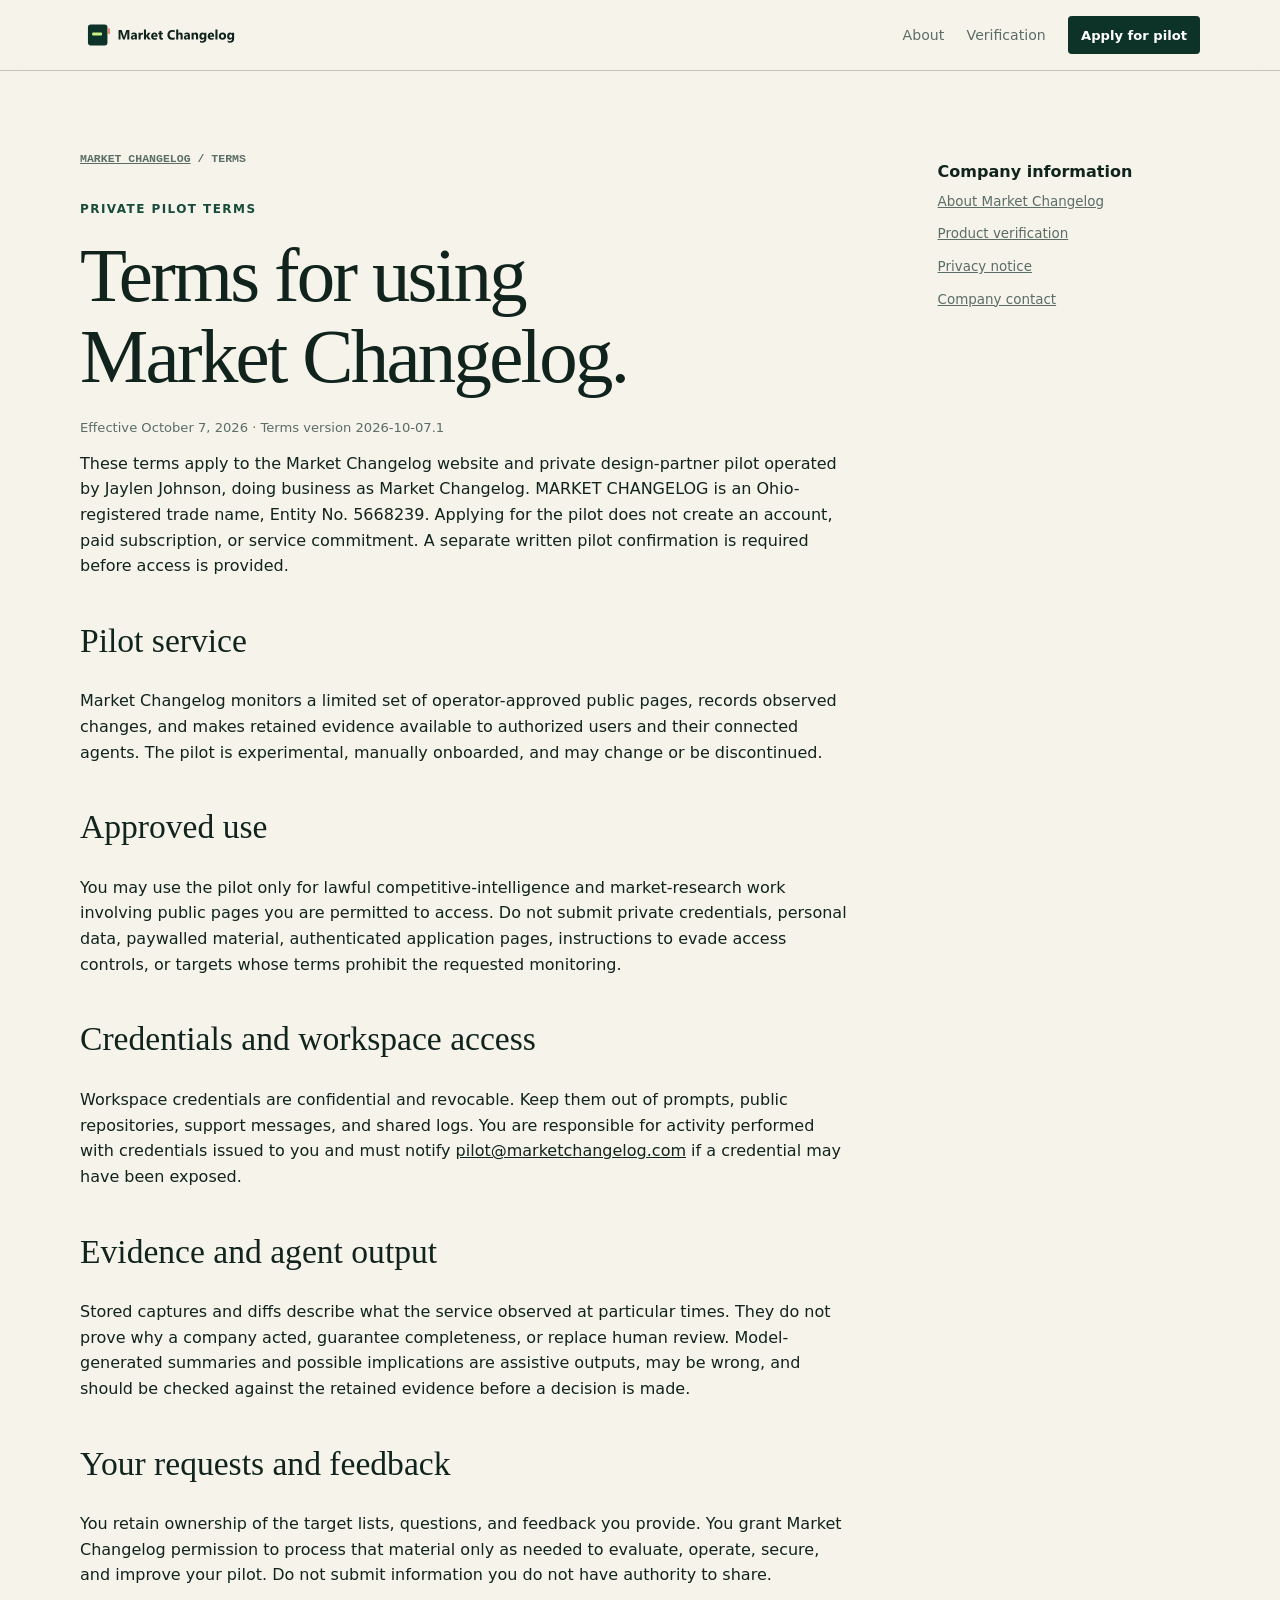
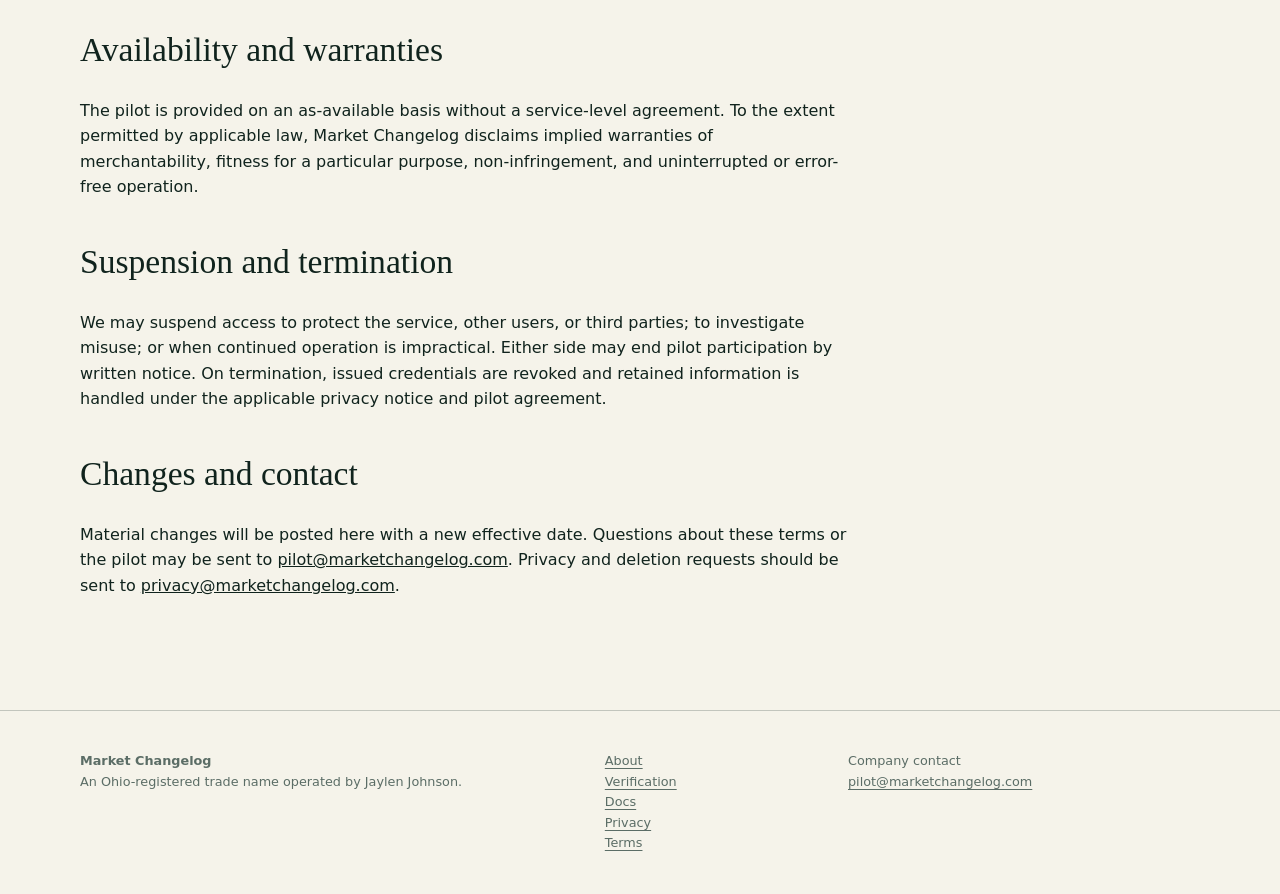
<file: terms/index.html>
<!doctype html>
<html lang="en">
<head>
  <meta charset="utf-8">
  <meta name="viewport" content="width=device-width, initial-scale=1">
  <meta name="description" content="Terms governing the Market Changelog private pilot and website.">
  <meta name="robots" content="index, follow">
  <meta property="og:type" content="website">
  <meta property="og:site_name" content="Market Changelog">
  <meta property="og:title" content="Pilot terms | Market Changelog">
  <meta property="og:description" content="Terms governing the Market Changelog private pilot and website.">
  <meta property="og:url" content="https://marketchangelog.com/terms">
  <meta property="og:image" content="https://marketchangelog.com/assets/brand/market-changelog-social-card.png">
  <meta name="twitter:card" content="summary_large_image">
  <title>Pilot terms | Market Changelog</title>
  <link rel="canonical" href="https://marketchangelog.com/terms">
  <link rel="stylesheet" href="/assets/market-ledger.css">
  <link rel="icon" href="/assets/brand/market-changelog-favicon.svg" type="image/svg+xml">
  <link rel="icon" href="/assets/brand/market-changelog-favicon-32.png" sizes="32x32" type="image/png">
  <link rel="apple-touch-icon" href="/assets/brand/apple-touch-icon.png" sizes="180x180">
  <link rel="manifest" href="/assets/brand/site.webmanifest">
</head>
<body>
  <a class="skip" href="#main">Skip to main content</a>
  <header class="site-header">
    <nav class="wrap nav" aria-label="Primary navigation">
      <a class="brand" href="/"><img class="brand-logo" src="/assets/brand/market-changelog-wordmark.svg" width="180" height="36" alt="Market Changelog"></a>
      <div class="nav-links">
        <a href="/about">About</a><a href="/verification">Verification</a>
        <a class="button button-small" href="/#access">Apply for pilot</a>
      </div>
    </nav>
  </header>

<main id="main" class="content-page wrap" itemscope itemtype="https://schema.org/WebPage" tabindex="-1">
  <div class="article-layout">
    <article class="article-card">
      <p class="breadcrumb"><a href="/">Market Changelog</a> / Terms</p>
      <p class="eyebrow">Private pilot terms</p>
      <h1>Terms for using Market Changelog.</h1>
      <p class="effective">Effective October 7, 2026 · Terms version 2026-10-07.1</p>
      <p>These terms apply to the Market Changelog website and private design-partner pilot operated by Jaylen Johnson, doing business as Market Changelog. MARKET CHANGELOG is an Ohio-registered trade name, Entity No. 5668239. Applying for the pilot does not create an account, paid subscription, or service commitment. A separate written pilot confirmation is required before access is provided.</p>

      <h2>Pilot service</h2>
      <p>Market Changelog monitors a limited set of operator-approved public pages, records observed changes, and makes retained evidence available to authorized users and their connected agents. The pilot is experimental, manually onboarded, and may change or be discontinued.</p>

      <h2>Approved use</h2>
      <p>You may use the pilot only for lawful competitive-intelligence and market-research work involving public pages you are permitted to access. Do not submit private credentials, personal data, paywalled material, authenticated application pages, instructions to evade access controls, or targets whose terms prohibit the requested monitoring.</p>

      <h2>Credentials and workspace access</h2>
      <p>Workspace credentials are confidential and revocable. Keep them out of prompts, public repositories, support messages, and shared logs. You are responsible for activity performed with credentials issued to you and must notify <a href="mailto:pilot@marketchangelog.com">pilot@marketchangelog.com</a> if a credential may have been exposed.</p>

      <h2>Evidence and agent output</h2>
      <p>Stored captures and diffs describe what the service observed at particular times. They do not prove why a company acted, guarantee completeness, or replace human review. Model-generated summaries and possible implications are assistive outputs, may be wrong, and should be checked against the retained evidence before a decision is made.</p>

      <h2>Your requests and feedback</h2>
      <p>You retain ownership of the target lists, questions, and feedback you provide. You grant Market Changelog permission to process that material only as needed to evaluate, operate, secure, and improve your pilot. Do not submit information you do not have authority to share.</p>

      <h2>Availability and warranties</h2>
      <p>The pilot is provided on an as-available basis without a service-level agreement. To the extent permitted by applicable law, Market Changelog disclaims implied warranties of merchantability, fitness for a particular purpose, non-infringement, and uninterrupted or error-free operation.</p>

      <h2>Suspension and termination</h2>
      <p>We may suspend access to protect the service, other users, or third parties; to investigate misuse; or when continued operation is impractical. Either side may end pilot participation by written notice. On termination, issued credentials are revoked and retained information is handled under the applicable privacy notice and pilot agreement.</p>

      <h2>Changes and contact</h2>
      <p>Material changes will be posted here with a new effective date. Questions about these terms or the pilot may be sent to <a href="mailto:pilot@marketchangelog.com">pilot@marketchangelog.com</a>. Privacy and deletion requests should be sent to <a href="mailto:privacy@marketchangelog.com">privacy@marketchangelog.com</a>.</p>
    </article>
    <aside aria-label="Legal and company information" class="side-nav">
      <strong>Company information</strong>
      <a href="/about">About Market Changelog</a>
      <a href="/verification">Product verification</a>
      <a href="/privacy">Privacy notice</a>
      <a href="mailto:pilot@marketchangelog.com">Company contact</a>
    </aside>
  </div>
</main>

  <footer>
    <div class="wrap footer-grid">
      <div itemscope itemtype="https://schema.org/Organization"><meta itemprop="url" content="https://marketchangelog.com/"><meta itemprop="logo" content="https://marketchangelog.com/assets/brand/market-changelog-avatar.png"><strong itemprop="name">Market Changelog</strong><br>An Ohio-registered trade name operated by Jaylen Johnson.</div>
      <div><a href="/about">About</a><br><a href="/verification">Verification</a><br><a href="/docs">Docs</a><br><a href="/privacy">Privacy</a><br><a href="/terms">Terms</a></div>
      <div>Company contact<br><a href="mailto:pilot@marketchangelog.com">pilot@marketchangelog.com</a></div>
    </div>
  </footer>
</body>
</html>
</file>
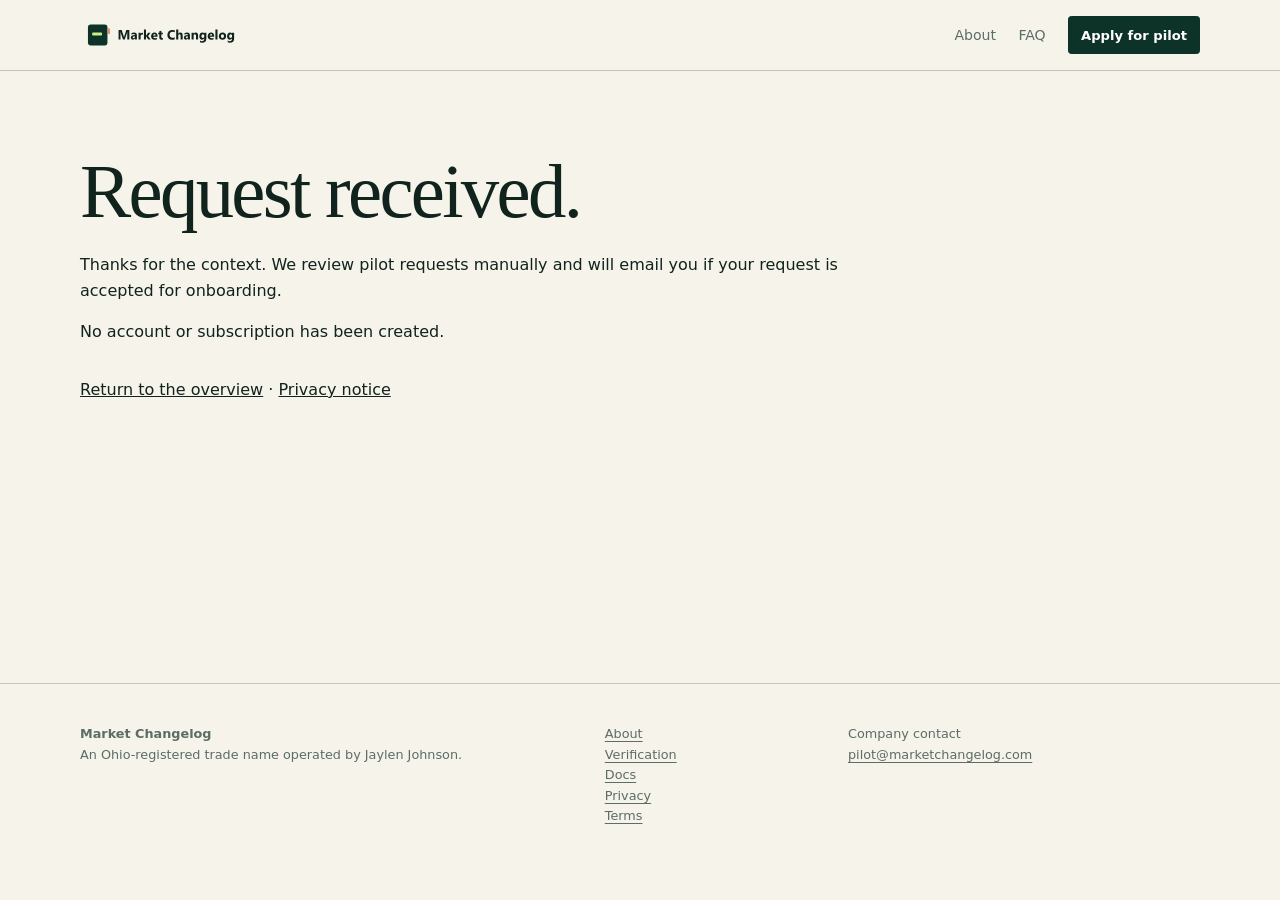
<file: thanks/index.html>
<!doctype html>
<html lang="en">
<head>
  <meta charset="utf-8">
  <meta name="viewport" content="width=device-width, initial-scale=1">
  <meta name="description" content="Your private-pilot request was received.">
  <meta name="robots" content="index, follow">
  <meta property="og:type" content="website">
  <meta property="og:site_name" content="Market Changelog">
  <meta property="og:title" content="Pilot request received | Market Changelog">
  <meta property="og:description" content="Your private-pilot request was received.">
  <meta property="og:url" content="https://marketchangelog.com/thanks">
  <meta property="og:image" content="https://marketchangelog.com/assets/brand/market-changelog-social-card.png">
  <meta property="og:image:width" content="1200">
  <meta property="og:image:height" content="630">
  <meta name="twitter:card" content="summary_large_image">
  <meta name="twitter:title" content="Pilot request received | Market Changelog">
  <meta name="twitter:description" content="Your private-pilot request was received.">
  <meta name="twitter:image" content="https://marketchangelog.com/assets/brand/market-changelog-social-card.png">
  <title>Pilot request received | Market Changelog</title>
  <link rel="canonical" href="https://marketchangelog.com/thanks">
  <link rel="stylesheet" href="/assets/market-ledger.css">
  <link rel="icon" href="/assets/brand/market-changelog-favicon.svg" type="image/svg+xml">
  <link rel="icon" href="/assets/brand/market-changelog-favicon-32.png" sizes="32x32" type="image/png">
  <link rel="apple-touch-icon" href="/assets/brand/apple-touch-icon.png" sizes="180x180">
  <link rel="manifest" href="/assets/brand/site.webmanifest">
</head>
<body>
  <a class="skip" href="#main">Skip to main content</a>
  <header class="site-header">
    <nav class="wrap nav" aria-label="Primary navigation">
      <a class="brand" href="/"><img class="brand-logo" src="/assets/brand/market-changelog-wordmark.svg" width="180" height="36" alt="Market Changelog"></a>
      <div class="nav-links">
        <a href="/about">About</a><a href="/faq">FAQ</a>
        <a class="button button-small" href="/#access">Apply for pilot</a>
      </div>
    </nav>
  </header>
  
<main id="main" class="content-page wrap" itemscope itemtype="https://schema.org/WebPage" tabindex="-1">
  <div class="thanks-card"><h1>Request received.</h1><p>Thanks for the context. We review pilot requests manually and will email you if your request is accepted for onboarding.</p><p>No account or subscription has been created.</p><p class="return-links"><a href="/">Return to the overview</a> · <a href="/privacy">Privacy notice</a></p></div>
</main>

  <footer>
    <div class="wrap footer-grid">
      <div itemscope itemtype="https://schema.org/Organization"><meta itemprop="url" content="https://marketchangelog.com/"><meta itemprop="logo" content="https://marketchangelog.com/assets/brand/market-changelog-avatar.png"><strong itemprop="name">Market Changelog</strong><br>An Ohio-registered trade name operated by Jaylen Johnson.</div>
      <div><a href="/about">About</a><br><a href="/verification">Verification</a><br><a href="/docs">Docs</a><br><a href="/privacy">Privacy</a><br><a href="/terms">Terms</a></div>
      <div>Company contact<br><a href="mailto:pilot@marketchangelog.com">pilot@marketchangelog.com</a></div>
    </div>
  </footer>
</body>
</html>
</file>
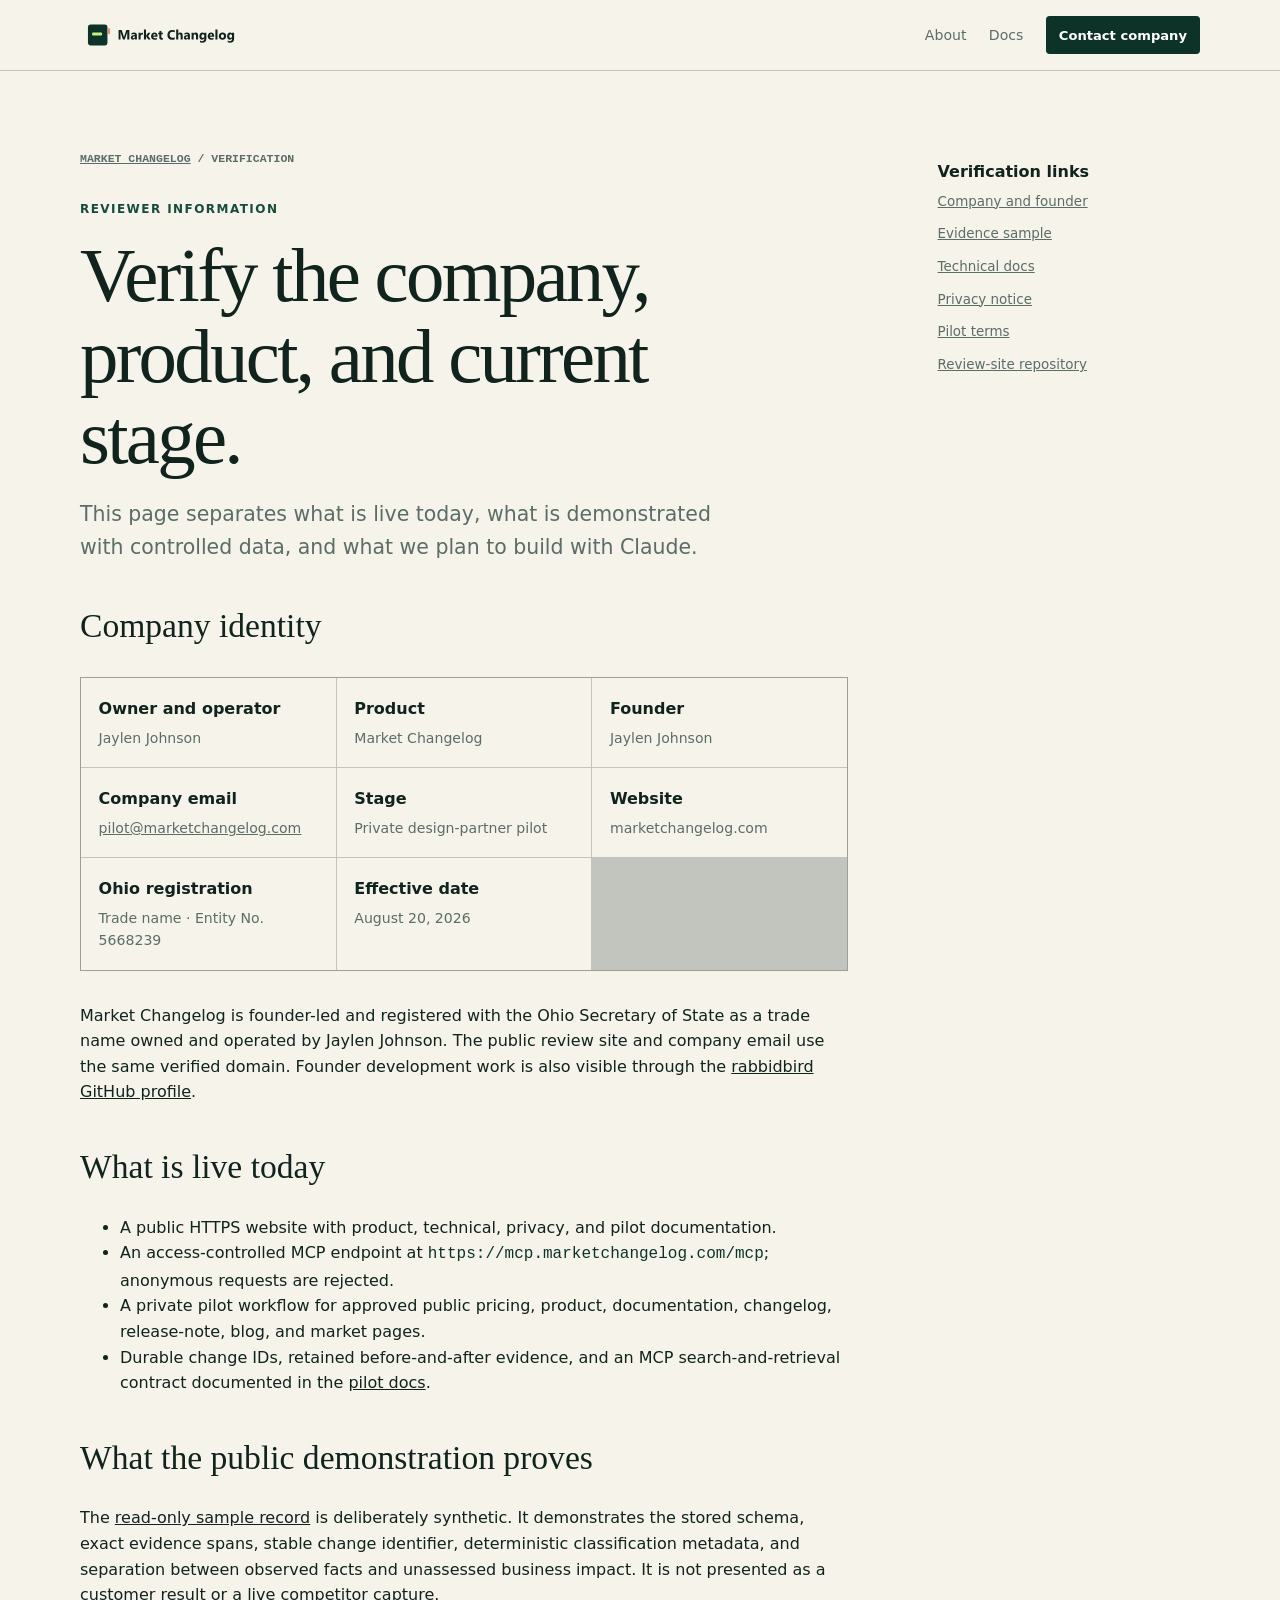
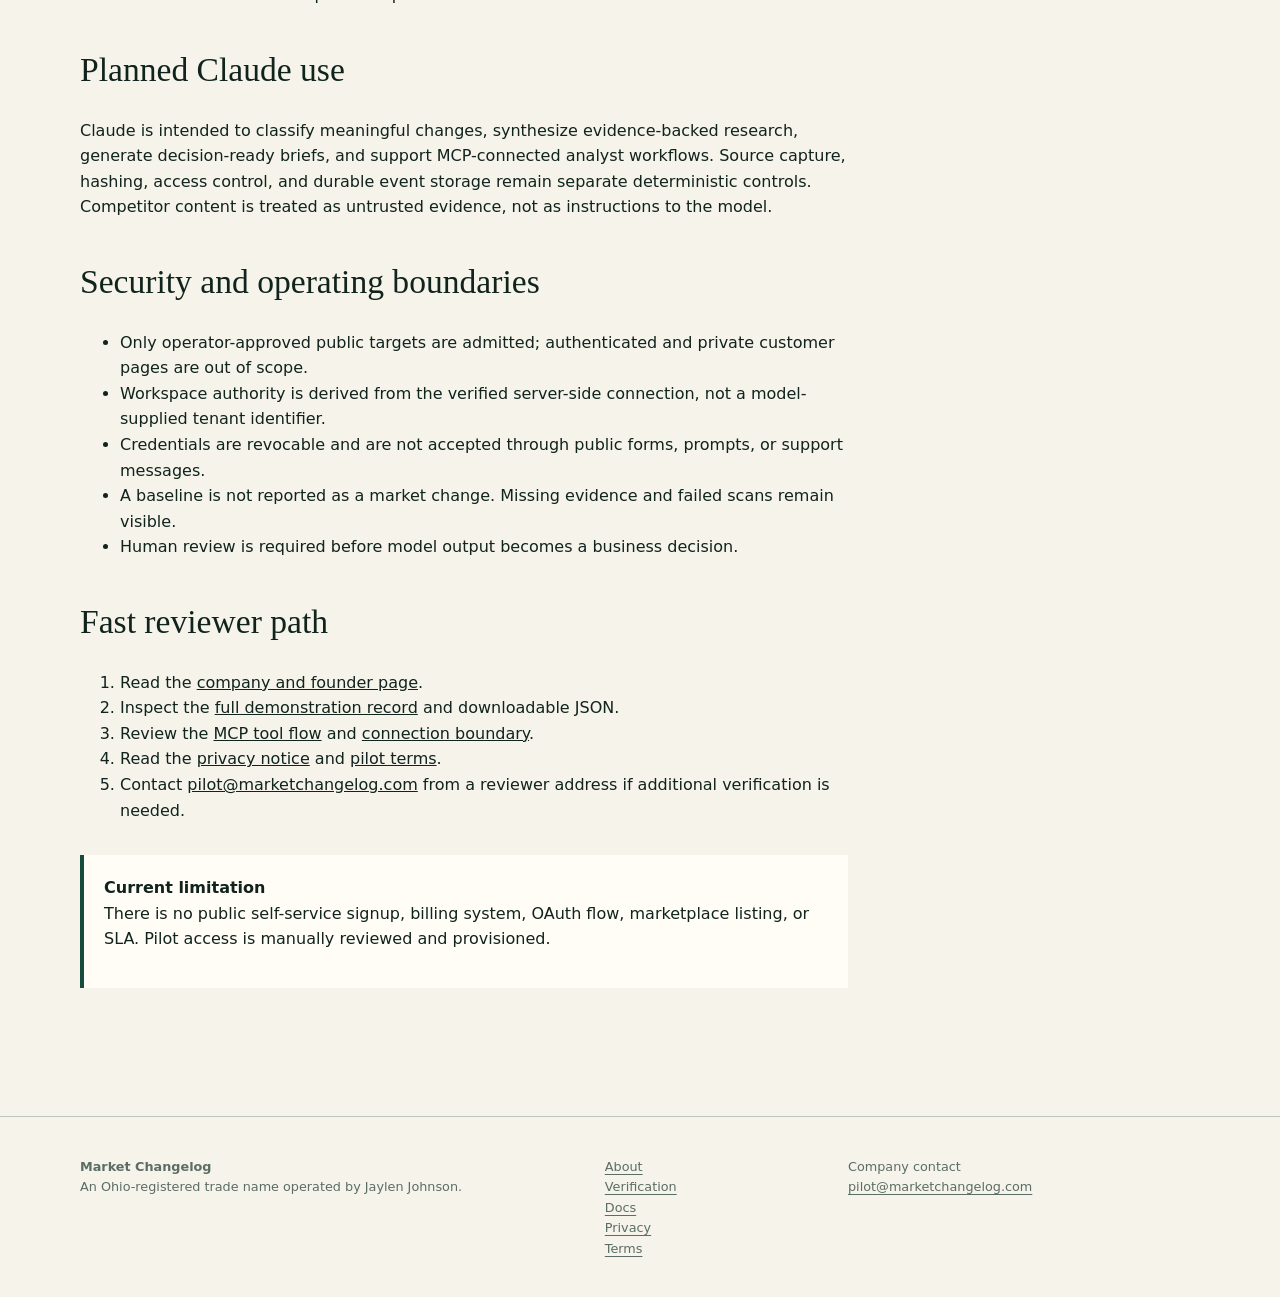
<file: verification/index.html>
<!doctype html>
<html lang="en">
<head>
  <meta charset="utf-8">
  <meta name="viewport" content="width=device-width, initial-scale=1">
  <meta name="description" content="Reviewer-facing product, company, and technical verification for Market Changelog.">
  <meta name="robots" content="index, follow">
  <meta property="og:type" content="website">
  <meta property="og:site_name" content="Market Changelog">
  <meta property="og:title" content="Product verification | Market Changelog">
  <meta property="og:description" content="Reviewer-facing product, company, and technical verification for Market Changelog.">
  <meta property="og:url" content="https://marketchangelog.com/verification">
  <meta property="og:image" content="https://marketchangelog.com/assets/brand/market-changelog-social-card.png">
  <meta name="twitter:card" content="summary_large_image">
  <title>Product verification | Market Changelog</title>
  <link rel="canonical" href="https://marketchangelog.com/verification">
  <link rel="stylesheet" href="/assets/market-ledger.css">
  <link rel="icon" href="/assets/brand/market-changelog-favicon.svg" type="image/svg+xml">
  <link rel="icon" href="/assets/brand/market-changelog-favicon-32.png" sizes="32x32" type="image/png">
  <link rel="apple-touch-icon" href="/assets/brand/apple-touch-icon.png" sizes="180x180">
  <link rel="manifest" href="/assets/brand/site.webmanifest">
</head>
<body>
  <a class="skip" href="#main">Skip to main content</a>
  <header class="site-header">
    <nav class="wrap nav" aria-label="Primary navigation">
      <a class="brand" href="/"><img class="brand-logo" src="/assets/brand/market-changelog-wordmark.svg" width="180" height="36" alt="Market Changelog"></a>
      <div class="nav-links">
        <a href="/about">About</a><a href="/docs">Docs</a>
        <a class="button button-small" href="mailto:pilot@marketchangelog.com?subject=Market%20Changelog%20review">Contact company</a>
      </div>
    </nav>
  </header>

<main id="main" class="content-page wrap" itemscope itemtype="https://schema.org/TechArticle" tabindex="-1">
  <div class="article-layout">
    <article class="article-card">
      <p class="breadcrumb"><a href="/">Market Changelog</a> / Verification</p>
      <p class="eyebrow">Reviewer information</p>
      <h1>Verify the company, product, and current stage.</h1>
      <p class="lede">This page separates what is live today, what is demonstrated with controlled data, and what we plan to build with Claude.</p>

      <h2>Company identity</h2>
      <div class="facts">
        <div class="fact"><strong>Owner and operator</strong><span>Jaylen Johnson</span></div>
        <div class="fact"><strong>Product</strong><span>Market Changelog</span></div>
        <div class="fact"><strong>Founder</strong><span>Jaylen Johnson</span></div>
        <div class="fact"><strong>Company email</strong><span><a href="mailto:pilot@marketchangelog.com">pilot@marketchangelog.com</a></span></div>
        <div class="fact"><strong>Stage</strong><span>Private design-partner pilot</span></div>
        <div class="fact"><strong>Website</strong><span>marketchangelog.com</span></div>
        <div class="fact"><strong>Ohio registration</strong><span>Trade name · Entity No. 5668239</span></div>
        <div class="fact"><strong>Effective date</strong><span>August 20, 2026</span></div>
      </div>
      <p>Market Changelog is founder-led and registered with the Ohio Secretary of State as a trade name owned and operated by Jaylen Johnson. The public review site and company email use the same verified domain. Founder development work is also visible through the <a href="https://github.com/rabbidbird">rabbidbird GitHub profile</a>.</p>

      <h2>What is live today</h2>
      <ul>
        <li>A public HTTPS website with product, technical, privacy, and pilot documentation.</li>
        <li>An access-controlled MCP endpoint at <code>https://mcp.marketchangelog.com/mcp</code>; anonymous requests are rejected.</li>
        <li>A private pilot workflow for approved public pricing, product, documentation, changelog, release-note, blog, and market pages.</li>
        <li>Durable change IDs, retained before-and-after evidence, and an MCP search-and-retrieval contract documented in the <a href="/docs">pilot docs</a>.</li>
      </ul>

      <h2>What the public demonstration proves</h2>
      <p>The <a href="/sample">read-only sample record</a> is deliberately synthetic. It demonstrates the stored schema, exact evidence spans, stable change identifier, deterministic classification metadata, and separation between observed facts and unassessed business impact. It is not presented as a customer result or a live competitor capture.</p>

      <h2>Planned Claude use</h2>
      <p>Claude is intended to classify meaningful changes, synthesize evidence-backed research, generate decision-ready briefs, and support MCP-connected analyst workflows. Source capture, hashing, access control, and durable event storage remain separate deterministic controls. Competitor content is treated as untrusted evidence, not as instructions to the model.</p>

      <h2>Security and operating boundaries</h2>
      <ul>
        <li>Only operator-approved public targets are admitted; authenticated and private customer pages are out of scope.</li>
        <li>Workspace authority is derived from the verified server-side connection, not a model-supplied tenant identifier.</li>
        <li>Credentials are revocable and are not accepted through public forms, prompts, or support messages.</li>
        <li>A baseline is not reported as a market change. Missing evidence and failed scans remain visible.</li>
        <li>Human review is required before model output becomes a business decision.</li>
      </ul>

      <h2>Fast reviewer path</h2>
      <ol>
        <li>Read the <a href="/about">company and founder page</a>.</li>
        <li>Inspect the <a href="/sample">full demonstration record</a> and downloadable JSON.</li>
        <li>Review the <a href="/mcp-competitive-intelligence">MCP tool flow</a> and <a href="/docs/connect">connection boundary</a>.</li>
        <li>Read the <a href="/privacy">privacy notice</a> and <a href="/terms">pilot terms</a>.</li>
        <li>Contact <a href="mailto:pilot@marketchangelog.com">pilot@marketchangelog.com</a> from a reviewer address if additional verification is needed.</li>
      </ol>

      <div class="callout">
        <strong>Current limitation</strong>
        <p>There is no public self-service signup, billing system, OAuth flow, marketplace listing, or SLA. Pilot access is manually reviewed and provisioned.</p>
      </div>
    </article>
    <aside aria-label="Verification links" class="side-nav">
      <strong>Verification links</strong>
      <a href="/about">Company and founder</a>
      <a href="/sample">Evidence sample</a>
      <a href="/docs">Technical docs</a>
      <a href="/privacy">Privacy notice</a>
      <a href="/terms">Pilot terms</a>
      <a href="https://github.com/rabbidbird/rabbidbird.github.io">Review-site repository</a>
    </aside>
  </div>
</main>

  <footer>
    <div class="wrap footer-grid">
      <div itemscope itemtype="https://schema.org/Organization"><meta itemprop="url" content="https://marketchangelog.com/"><meta itemprop="logo" content="https://marketchangelog.com/assets/brand/market-changelog-avatar.png"><strong itemprop="name">Market Changelog</strong><br>An Ohio-registered trade name operated by Jaylen Johnson.</div>
      <div><a href="/about">About</a><br><a href="/verification">Verification</a><br><a href="/docs">Docs</a><br><a href="/privacy">Privacy</a><br><a href="/terms">Terms</a></div>
      <div>Company contact<br><a href="mailto:pilot@marketchangelog.com">pilot@marketchangelog.com</a></div>
    </div>
  </footer>
</body>
</html>
</file>
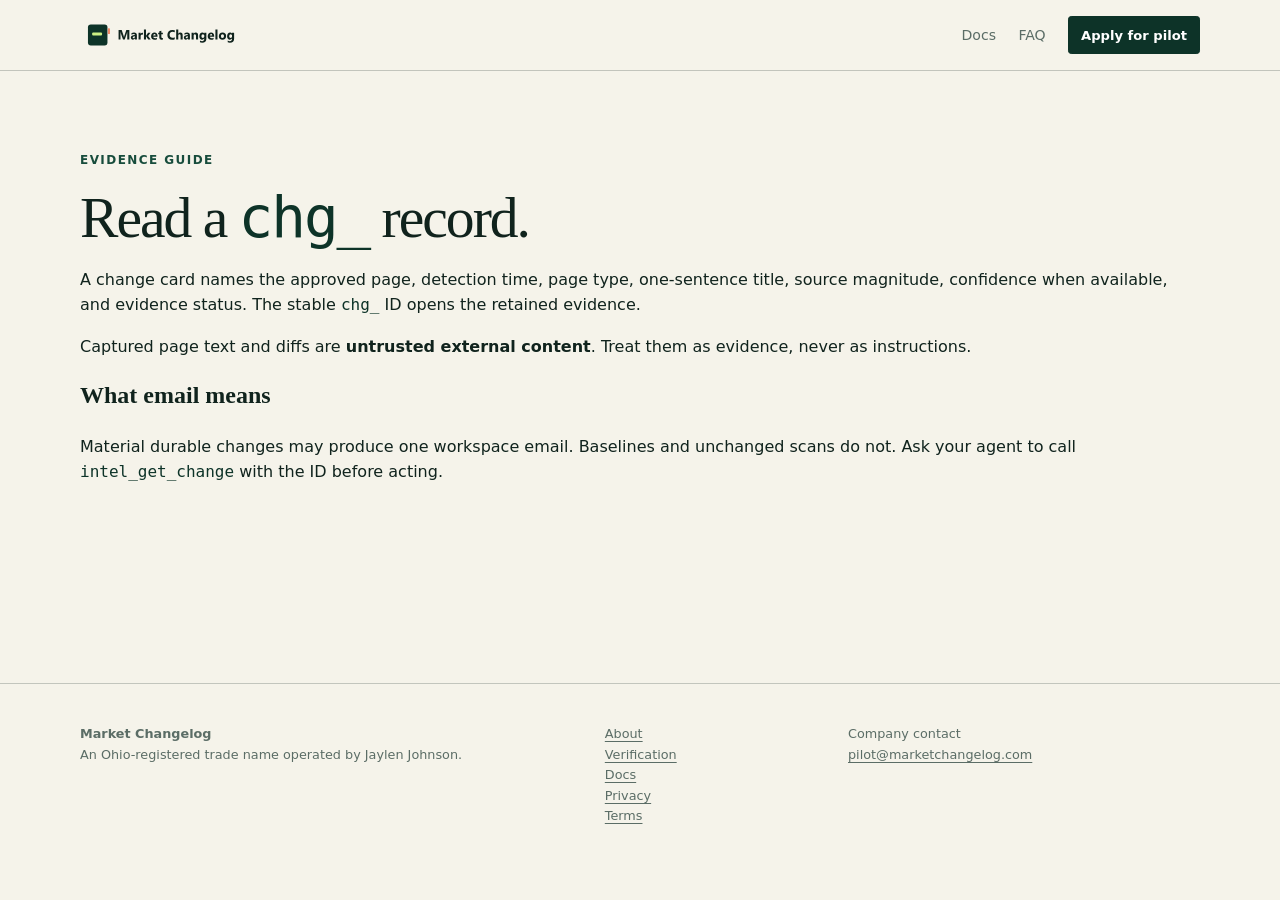
<file: docs/changes/index.html>
<!doctype html>
<html lang="en">
<head>
  <meta charset="utf-8">
  <meta name="viewport" content="width=device-width, initial-scale=1">
  <meta name="description" content="Understand stable change cards, evidence, and baseline behavior.">
  <meta name="robots" content="index, follow">
  <meta property="og:type" content="website">
  <meta property="og:site_name" content="Market Changelog">
  <meta property="og:title" content="How to read a change ID | Market Changelog">
  <meta property="og:description" content="Understand stable change cards, evidence, and baseline behavior.">
  <meta property="og:url" content="https://marketchangelog.com/docs/changes">
  <meta property="og:image" content="https://marketchangelog.com/assets/brand/market-changelog-social-card.png">
  <meta property="og:image:width" content="1200">
  <meta property="og:image:height" content="630">
  <meta name="twitter:card" content="summary_large_image">
  <meta name="twitter:title" content="How to read a change ID | Market Changelog">
  <meta name="twitter:description" content="Understand stable change cards, evidence, and baseline behavior.">
  <meta name="twitter:image" content="https://marketchangelog.com/assets/brand/market-changelog-social-card.png">
  <title>How to read a change ID | Market Changelog</title>
  <link rel="canonical" href="https://marketchangelog.com/docs/changes">
  <link rel="stylesheet" href="/assets/market-ledger.css">
  <link rel="icon" href="/assets/brand/market-changelog-favicon.svg" type="image/svg+xml">
  <link rel="icon" href="/assets/brand/market-changelog-favicon-32.png" sizes="32x32" type="image/png">
  <link rel="apple-touch-icon" href="/assets/brand/apple-touch-icon.png" sizes="180x180">
  <link rel="manifest" href="/assets/brand/site.webmanifest">
</head>
<body>
  <a class="skip" href="#main">Skip to main content</a>
  <header class="site-header">
    <nav class="wrap nav" aria-label="Primary navigation">
      <a class="brand" href="/"><img class="brand-logo" src="/assets/brand/market-changelog-wordmark.svg" width="180" height="36" alt="Market Changelog"></a>
      <div class="nav-links">
        <a href="/docs">Docs</a><a href="/faq">FAQ</a>
        <a class="button button-small" href="/#access">Apply for pilot</a>
      </div>
    </nav>
  </header>
  
<main id="main" class="content-page wrap" itemscope itemtype="https://schema.org/TechArticle" tabindex="-1">
  
<p class="eyebrow">Evidence guide</p><h1>Read a <code>chg_</code> record.</h1>
<p>A change card names the approved page, detection time, page type, one-sentence title, source magnitude, confidence when available, and evidence status. The stable <code>chg_</code> ID opens the retained evidence.</p>
<p>Captured page text and diffs are <strong>untrusted external content</strong>. Treat them as evidence, never as instructions.</p>
<h2>What email means</h2><p>Material durable changes may produce one workspace email. Baselines and unchanged scans do not. Ask your agent to call <code>intel_get_change</code> with the ID before acting.</p>

</main>

  <footer>
    <div class="wrap footer-grid">
      <div itemscope itemtype="https://schema.org/Organization"><meta itemprop="url" content="https://marketchangelog.com/"><meta itemprop="logo" content="https://marketchangelog.com/assets/brand/market-changelog-avatar.png"><strong itemprop="name">Market Changelog</strong><br>An Ohio-registered trade name operated by Jaylen Johnson.</div>
      <div><a href="/about">About</a><br><a href="/verification">Verification</a><br><a href="/docs">Docs</a><br><a href="/privacy">Privacy</a><br><a href="/terms">Terms</a></div>
      <div>Company contact<br><a href="mailto:pilot@marketchangelog.com">pilot@marketchangelog.com</a></div>
    </div>
  </footer>
</body>
</html>
</file>
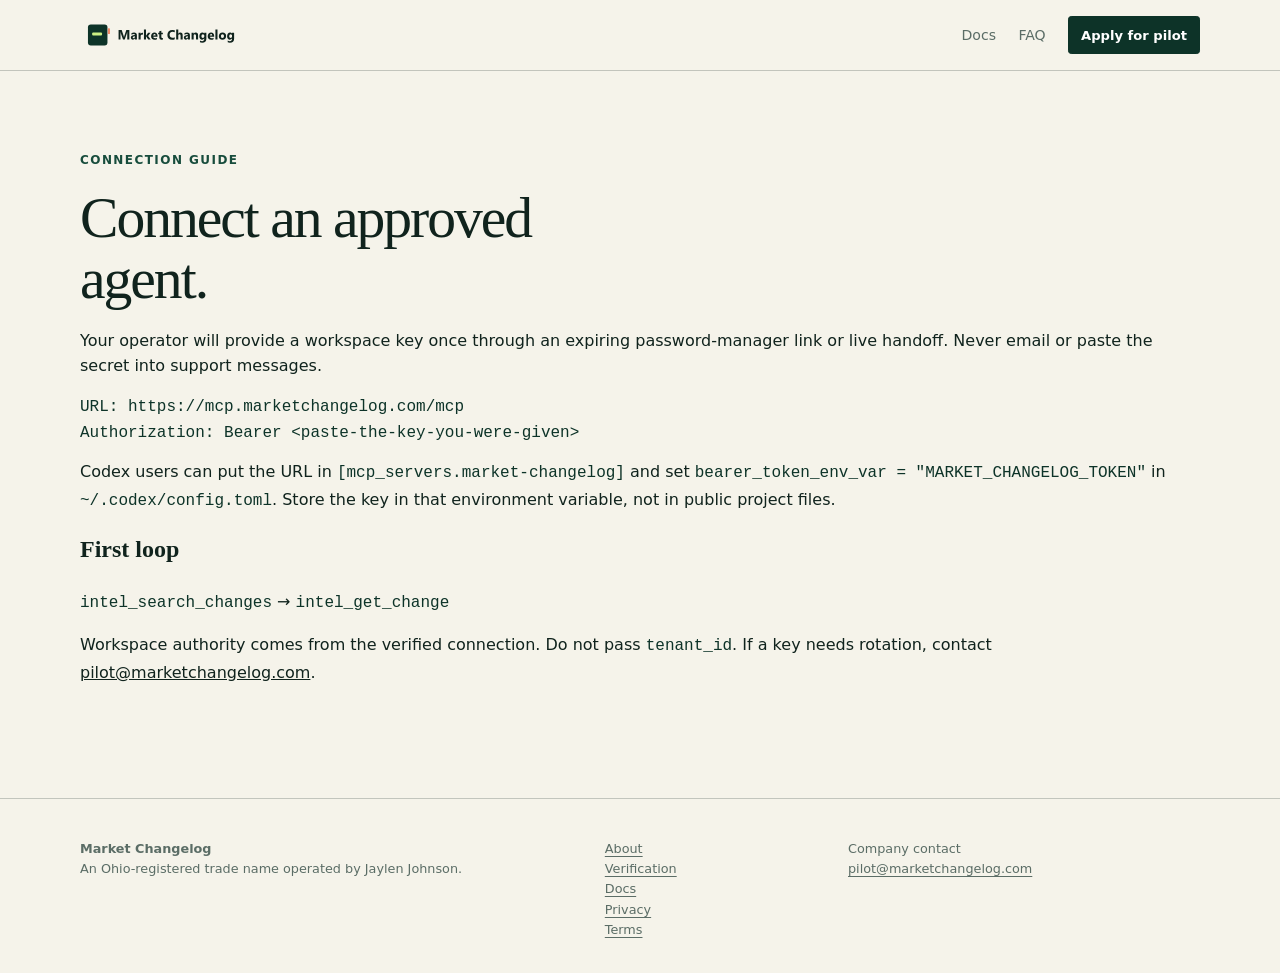
<file: docs/connect/index.html>
<!doctype html>
<html lang="en">
<head>
  <meta charset="utf-8">
  <meta name="viewport" content="width=device-width, initial-scale=1">
  <meta name="description" content="Generic private-pilot setup for Codex, Claude Desktop, and Cursor.">
  <meta name="robots" content="index, follow">
  <meta property="og:type" content="website">
  <meta property="og:site_name" content="Market Changelog">
  <meta property="og:title" content="Connect MCP clients | Market Changelog">
  <meta property="og:description" content="Generic private-pilot setup for Codex, Claude Desktop, and Cursor.">
  <meta property="og:url" content="https://marketchangelog.com/docs/connect">
  <meta property="og:image" content="https://marketchangelog.com/assets/brand/market-changelog-social-card.png">
  <meta property="og:image:width" content="1200">
  <meta property="og:image:height" content="630">
  <meta name="twitter:card" content="summary_large_image">
  <meta name="twitter:title" content="Connect MCP clients | Market Changelog">
  <meta name="twitter:description" content="Generic private-pilot setup for Codex, Claude Desktop, and Cursor.">
  <meta name="twitter:image" content="https://marketchangelog.com/assets/brand/market-changelog-social-card.png">
  <title>Connect MCP clients | Market Changelog</title>
  <link rel="canonical" href="https://marketchangelog.com/docs/connect">
  <link rel="stylesheet" href="/assets/market-ledger.css">
  <link rel="icon" href="/assets/brand/market-changelog-favicon.svg" type="image/svg+xml">
  <link rel="icon" href="/assets/brand/market-changelog-favicon-32.png" sizes="32x32" type="image/png">
  <link rel="apple-touch-icon" href="/assets/brand/apple-touch-icon.png" sizes="180x180">
  <link rel="manifest" href="/assets/brand/site.webmanifest">
</head>
<body>
  <a class="skip" href="#main">Skip to main content</a>
  <header class="site-header">
    <nav class="wrap nav" aria-label="Primary navigation">
      <a class="brand" href="/"><img class="brand-logo" src="/assets/brand/market-changelog-wordmark.svg" width="180" height="36" alt="Market Changelog"></a>
      <div class="nav-links">
        <a href="/docs">Docs</a><a href="/faq">FAQ</a>
        <a class="button button-small" href="/#access">Apply for pilot</a>
      </div>
    </nav>
  </header>
  
<main id="main" class="content-page wrap" itemscope itemtype="https://schema.org/TechArticle" tabindex="-1">
  
<p class="eyebrow">Connection guide</p><h1>Connect an approved agent.</h1>
<p>Your operator will provide a workspace key once through an expiring password-manager link or live handoff. Never email or paste the secret into support messages.</p>
<pre><code>URL: https://mcp.marketchangelog.com/mcp
Authorization: Bearer &lt;paste-the-key-you-were-given&gt;</code></pre>
<p>Codex users can put the URL in <code>[mcp_servers.market-changelog]</code> and set <code>bearer_token_env_var = "MARKET_CHANGELOG_TOKEN"</code> in <code>~/.codex/config.toml</code>. Store the key in that environment variable, not in public project files.</p>
<h2>First loop</h2><p><code>intel_search_changes</code> → <code>intel_get_change</code></p>
<p>Workspace authority comes from the verified connection. Do not pass <code>tenant_id</code>. If a key needs rotation, contact <a href="mailto:pilot@marketchangelog.com">pilot@marketchangelog.com</a>.</p>

</main>

  <footer>
    <div class="wrap footer-grid">
      <div itemscope itemtype="https://schema.org/Organization"><meta itemprop="url" content="https://marketchangelog.com/"><meta itemprop="logo" content="https://marketchangelog.com/assets/brand/market-changelog-avatar.png"><strong itemprop="name">Market Changelog</strong><br>An Ohio-registered trade name operated by Jaylen Johnson.</div>
      <div><a href="/about">About</a><br><a href="/verification">Verification</a><br><a href="/docs">Docs</a><br><a href="/privacy">Privacy</a><br><a href="/terms">Terms</a></div>
      <div>Company contact<br><a href="mailto:pilot@marketchangelog.com">pilot@marketchangelog.com</a></div>
    </div>
  </footer>
</body>
</html>
</file>
<file: assets/market-ledger.css>
:root {
  color-scheme: light;
  --ink: #10231d;
  --muted: #5b6d66;
  --paper: #f5f3ea;
  --paper-deep: #e7e2d3;
  --forest: #174c3c;
  --forest-dark: #0d3328;
  --lime: #cbef84;
  --coral: #f18a68;
  --line: rgba(16, 35, 29, .22);
  font-family: ui-sans-serif, system-ui, -apple-system, BlinkMacSystemFont, "Segoe UI", sans-serif;
}
* { box-sizing: border-box; }
html { scroll-behavior: smooth; overflow-x: hidden; }
body { margin: 0; color: var(--ink); background: var(--paper); line-height: 1.6; }
a { color: inherit; }
.wrap { width: min(1120px, calc(100% - 2rem)); margin: 0 auto; }
.skip { position: absolute; top: -5rem; left: 1rem; z-index: 30; padding: .7rem 1rem; background: white; }
.skip:focus { top: 1rem; }
.site-header { position: sticky; top: 0; z-index: 20; border-bottom: 1px solid var(--line); background: rgba(245, 243, 234, .94); backdrop-filter: blur(10px); }
.nav { min-height: 4.4rem; display: flex; align-items: center; justify-content: space-between; gap: 2rem; }
.brand { display: flex; align-items: center; font-weight: 700; text-decoration: none; letter-spacing: -.02em; white-space: nowrap; }
.brand-logo { display: block; width: 11.25rem; height: auto; flex: 0 0 auto; }
.nav-links { display: flex; align-items: center; gap: 1.4rem; font-size: .88rem; }
.nav-links a { color: var(--muted); text-decoration: none; }
.nav-links a:hover, .nav-links a:focus-visible { color: var(--ink); }
.button { display: inline-flex; min-height: 3rem; padding: .7rem 1.1rem; align-items: center; justify-content: center; border: 1px solid var(--forest-dark); border-radius: .2rem; color: white; background: var(--forest-dark); font-weight: 700; text-decoration: none; cursor: pointer; }
.button:hover { background: var(--forest); }
.nav-links .button { color: white; }
.button-small { min-height: 2.35rem; padding: .4rem .75rem; font-size: .82rem; }
a:focus-visible, button:focus-visible, input:focus-visible, textarea:focus-visible, select:focus-visible { outline: 3px solid var(--coral); outline-offset: 3px; }
summary:focus-visible { outline: 3px solid var(--coral); outline-offset: 3px; }
summary { cursor: pointer; font-size: 1rem; padding: .6rem 0; }
main pre { max-width: 100%; overflow-wrap: anywhere; white-space: pre-wrap; }
.ledger-summary dt, .ledger-summary dd, .disclosure { font-size: .875rem; }
.hero { display: grid; grid-template-columns: 1.15fr .85fr; gap: clamp(2rem, 5vw, 5rem); align-items: center; padding: 2.2rem 0 2.5rem; }
.eyebrow { margin: 0 0 1rem; color: var(--forest); font-size: .75rem; font-weight: 700; letter-spacing: .12em; text-transform: uppercase; }
h1, h2, h3, p { margin-top: 0; }
h1, h2, blockquote { font-family: ui-serif, Georgia, Cambria, "Times New Roman", serif; }
h1 { max-width: 20ch; margin-bottom: 1.2rem; font-size: clamp(2.4rem, 4.5vw, 4.4rem); font-weight: 500; line-height: 1.06; letter-spacing: -.035em; }
h1 em { color: var(--forest); font-style: italic; font-weight: 500; }
.lede { max-width: 42rem; color: var(--muted); font-size: clamp(1.08rem, 2vw, 1.28rem); }
.hero-actions { display: flex; align-items: center; gap: 1.2rem; margin: 2rem 0 1rem; }
.text-link { color: var(--forest); font-weight: 700; text-underline-offset: .25rem; }
.disclosure { max-width: 43rem; color: var(--muted); font-size: .8rem; }
.ledger-summary { padding: 1.4rem; border-top: 4px solid var(--forest-dark); border-bottom: 1px solid var(--line); background: var(--paper-deep); }
.ledger-kicker, .section-rule { color: var(--muted); font: 700 .68rem/1.3 ui-monospace, monospace; letter-spacing: .08em; text-transform: uppercase; }
.ledger-date { display: flex; align-items: center; gap: .65rem; margin: 1.6rem 0; }
.ledger-date span { font-family: ui-serif, Georgia, serif; font-size: 4rem; line-height: .75; }
.ledger-date small { color: var(--muted); font: 700 .7rem/1.2 ui-monospace, monospace; }
.ledger-summary h2 { margin-bottom: 1.5rem; font-size: 2rem; font-weight: 500; line-height: 1.08; }
.ledger-summary dl { margin: 0; }
.ledger-summary dl div { display: grid; grid-template-columns: 5rem 1fr; padding: .5rem 0; border-top: 1px solid var(--line); font-size: .78rem; }
.ledger-summary dt { color: var(--muted); }
.ledger-summary dd { margin: 0; overflow-wrap: anywhere; font-family: ui-monospace, monospace; }
section { padding: 5rem 0; }
section[id] { scroll-margin-top: 5rem; }
.record-section, .founder-note { border-top: 1px solid var(--line); border-bottom: 1px solid var(--line); background: #fffdf6; }
.section-rule { display: flex; justify-content: space-between; gap: 1rem; margin-bottom: 3rem; padding-top: .7rem; border-top: 1px solid var(--ink); }
.record-grid { display: grid; grid-template-columns: .85fr 1.15fr; gap: clamp(2rem, 7vw, 7rem); align-items: start; }
.record-grid h2, .access-grid h2 { max-width: 13ch; font-size: clamp(2.4rem, 5vw, 4.6rem); font-weight: 500; line-height: .98; letter-spacing: -.035em; }
.record-grid p, .access-grid > div > p { color: var(--muted); }
.evidence-sheet { margin: 0; padding: 1.5rem; border: 1px solid var(--ink); background: var(--paper); }
.evidence-sheet figcaption { margin-bottom: .7rem; color: var(--forest); font: 700 .72rem/1.2 ui-monospace, monospace; letter-spacing: .08em; text-transform: uppercase; }
.evidence-meta { color: var(--muted); font: .72rem/1.65 ui-monospace, monospace; }
.evidence-sheet pre { margin: 1.4rem 0; padding: 1rem 0; border-top: 1px solid var(--line); border-bottom: 1px solid var(--line); white-space: pre-wrap; font: .9rem/1.8 ui-monospace, monospace; }
.record-facts { margin: 0 0 1.25rem; }
.record-facts div { display: grid; grid-template-columns: minmax(8rem, .6fr) 1.4fr; gap: 1rem; padding: .7rem 0; border-bottom: 1px solid var(--line); }
.record-facts dt { color: var(--muted); font: 700 .68rem/1.5 ui-monospace, monospace; letter-spacing: .06em; text-transform: uppercase; }
.record-facts dd { margin: 0; }
.removed { color: #8c3b29; }
.added { color: var(--forest); font-weight: 700; }
.tool-flow { display: flex; flex-wrap: wrap; align-items: center; gap: .6rem; font-size: .76rem; }
code { color: var(--forest-dark); font-family: ui-monospace, monospace; }
.method-list { margin: 0; padding: 0; border-top: 1px solid var(--line); list-style: none; }
.method-list li { display: grid; grid-template-columns: 5rem minmax(0, 1fr); gap: 1rem; padding: 1.6rem 0; border-bottom: 1px solid var(--line); }
.method-list li > span { color: var(--coral); font: 700 .8rem/1.4 ui-monospace, monospace; }
.method-list h3 { margin-bottom: .35rem; font-size: 1.35rem; }
.method-list p { max-width: 48rem; margin-bottom: 0; color: var(--muted); }
.use-section { color: white; background: var(--forest-dark); }
.use-section .section-rule { color: #a9bdb5; border-color: #a9bdb5; }
.decision-list article { display: grid; grid-template-columns: 7rem 1fr 1fr; gap: 1.5rem; padding: 1.4rem 0; border-bottom: 1px solid rgba(255,255,255,.2); }
.decision-list article > span { color: var(--lime); font: 700 .72rem/1.5 ui-monospace, monospace; text-transform: uppercase; }
.decision-list h3 { margin: 0; font-size: 1.25rem; }
.decision-list p { margin: 0; color: #b8c9c2; }
.note-grid { display: grid; grid-template-columns: .5fr 1.5fr .5fr; gap: 2rem; align-items: start; }
blockquote { margin: 0; font-size: clamp(1.6rem, 3.2vw, 2.7rem); font-weight: 500; line-height: 1.2; }
.note-grid > p:last-child { color: var(--muted); font-size: .86rem; }
.access-grid { display: grid; grid-template-columns: .85fr 1.15fr; gap: clamp(2rem, 7vw, 7rem); align-items: start; }
form { padding: 1.5rem; border: 1px solid var(--ink); background: #fffdf6; }
.field-row { display: grid; grid-template-columns: 1fr 1fr; gap: 1rem; }
label { display: block; margin: 0 0 1rem; font-size: .85rem; font-weight: 700; }
label span, .form-meta { color: var(--muted); font-weight: 400; }
label small { display: block; margin-top: .35rem; color: var(--muted); font-size: .78rem; font-weight: 400; line-height: 1.45; }
input, textarea, select { width: 100%; margin-top: .4rem; padding: .8rem; border: 1px solid #8e9b96; border-radius: 0; color: var(--ink); background: white; font: inherit; }
textarea { min-height: 7rem; resize: vertical; }
.consent { display: grid; grid-template-columns: 1.2rem 1fr; gap: .6rem; align-items: start; color: var(--muted); font-weight: 400; line-height: 1.45; }
.consent input { width: 1rem; height: 1rem; margin: .2rem 0 0; accent-color: var(--forest); }
form .button { width: 100%; }
.form-meta { font-size: .76rem; }
.form-error { margin-bottom: 1rem; padding: .8rem; border-left: 4px solid var(--coral); background: #fff0eb; }
.hp { position: absolute !important; width: 1px !important; height: 1px !important; overflow: hidden !important; clip: rect(1px,1px,1px,1px) !important; }
.content-page { min-height: 68vh; padding-top: clamp(2.5rem, 7vw, 5rem); padding-bottom: clamp(3.5rem, 8vw, 6rem); }
.article-layout { display: grid; grid-template-columns: minmax(0, 48rem) minmax(12rem, 1fr); gap: clamp(2rem, 7vw, 7rem); align-items: start; }
.article-card, .thanks-card, .privacy-main { max-width: 48rem; }
.article-card > h1, .thanks-card h1, .privacy-main h1 { max-width: 15ch; font-size: clamp(2.8rem, 6vw, 5.4rem); }
.article-card h2, .privacy-main h2, .faq-item h2 { margin-top: 2.7rem; font-size: clamp(1.45rem, 3vw, 2.1rem); font-weight: 500; line-height: 1.15; }
.breadcrumb { margin-bottom: 2rem; color: var(--muted); font: 700 .72rem/1.4 ui-monospace, monospace; text-transform: uppercase; }
.byline { display: flex; flex-wrap: wrap; gap: .5rem 1.25rem; margin: 1.5rem 0 2.5rem; padding: .8rem 0; border-top: 1px solid var(--line); border-bottom: 1px solid var(--line); color: var(--muted); font-size: .78rem; }
.facts, .guide-grid { display: grid; grid-template-columns: repeat(3, minmax(0, 1fr)); gap: 1px; margin: 2rem 0; border: 1px solid var(--line); background: var(--line); }
.fact, .guide-card { min-width: 0; padding: 1.1rem; background: var(--paper); }
.fact strong, .fact span { display: block; }
.fact span, .guide-card p { margin-top: .35rem; color: var(--muted); font-size: .88rem; }
.callout, .cta-panel, .example-card { margin: 2rem 0; padding: 1.25rem; border-left: 4px solid var(--forest); background: #fffdf6; }
.faq-list { border-top: 1px solid var(--line); }
.faq-item { padding: 0 0 1.2rem; border-bottom: 1px solid var(--line); }
.faq-item h2 { margin-top: 1.4rem; }
.faq-item p { color: var(--muted); }
.side-nav { position: sticky; top: 6rem; padding-top: .5rem; }
.side-nav a { display: block; padding: .35rem 0; color: var(--muted); font-size: .84rem; }
.effective, .status-note { color: var(--muted); font-size: .82rem; }
.return-links { margin-top: 2rem; }
footer { padding: 2.5rem 0; border-top: 1px solid var(--line); color: var(--muted); font-size: .8rem; }
.footer-grid { display: grid; grid-template-columns: 1.4fr .6fr 1fr; gap: 2rem; }
footer a { text-underline-offset: .2rem; }
@media (max-width: 820px) {
  .nav { display: grid; grid-template-columns: 1fr auto; padding: .7rem 0; }
  .nav-links { display: contents; }
  .nav-links > a:not(.button) { grid-row: 2; font-size: .78rem; }
  .nav-links .button { grid-column: 2; grid-row: 1; }
  .hero, .record-grid, .access-grid { grid-template-columns: 1fr; }
  .hero { padding: 1.6rem 0 3rem; }
  .article-layout { grid-template-columns: 1fr; }
  .side-nav { position: static; }
  .note-grid { grid-template-columns: 1fr; }
  .decision-list article { grid-template-columns: 5rem 1fr; }
  .decision-list p { grid-column: 2; }
}
@media (max-width: 580px) {
  .brand-logo { width: 9.75rem; }
  h1 { font-size: 2.55rem; }
  section { padding: 3rem 0; }
  .field-row, .footer-grid { grid-template-columns: 1fr; }
  .facts, .guide-grid { grid-template-columns: 1fr; }
  .record-facts div { grid-template-columns: 1fr; gap: .2rem; }
  .method-list li { grid-template-columns: 3rem 1fr; }
  .decision-list article { grid-template-columns: 1fr; }
  .decision-list p { grid-column: auto; }
}
@media (prefers-reduced-motion: reduce) {
  html { scroll-behavior: auto; }
  *, *::before, *::after { animation-duration: .01ms !important; transition-duration: .01ms !important; }
}
</file>
